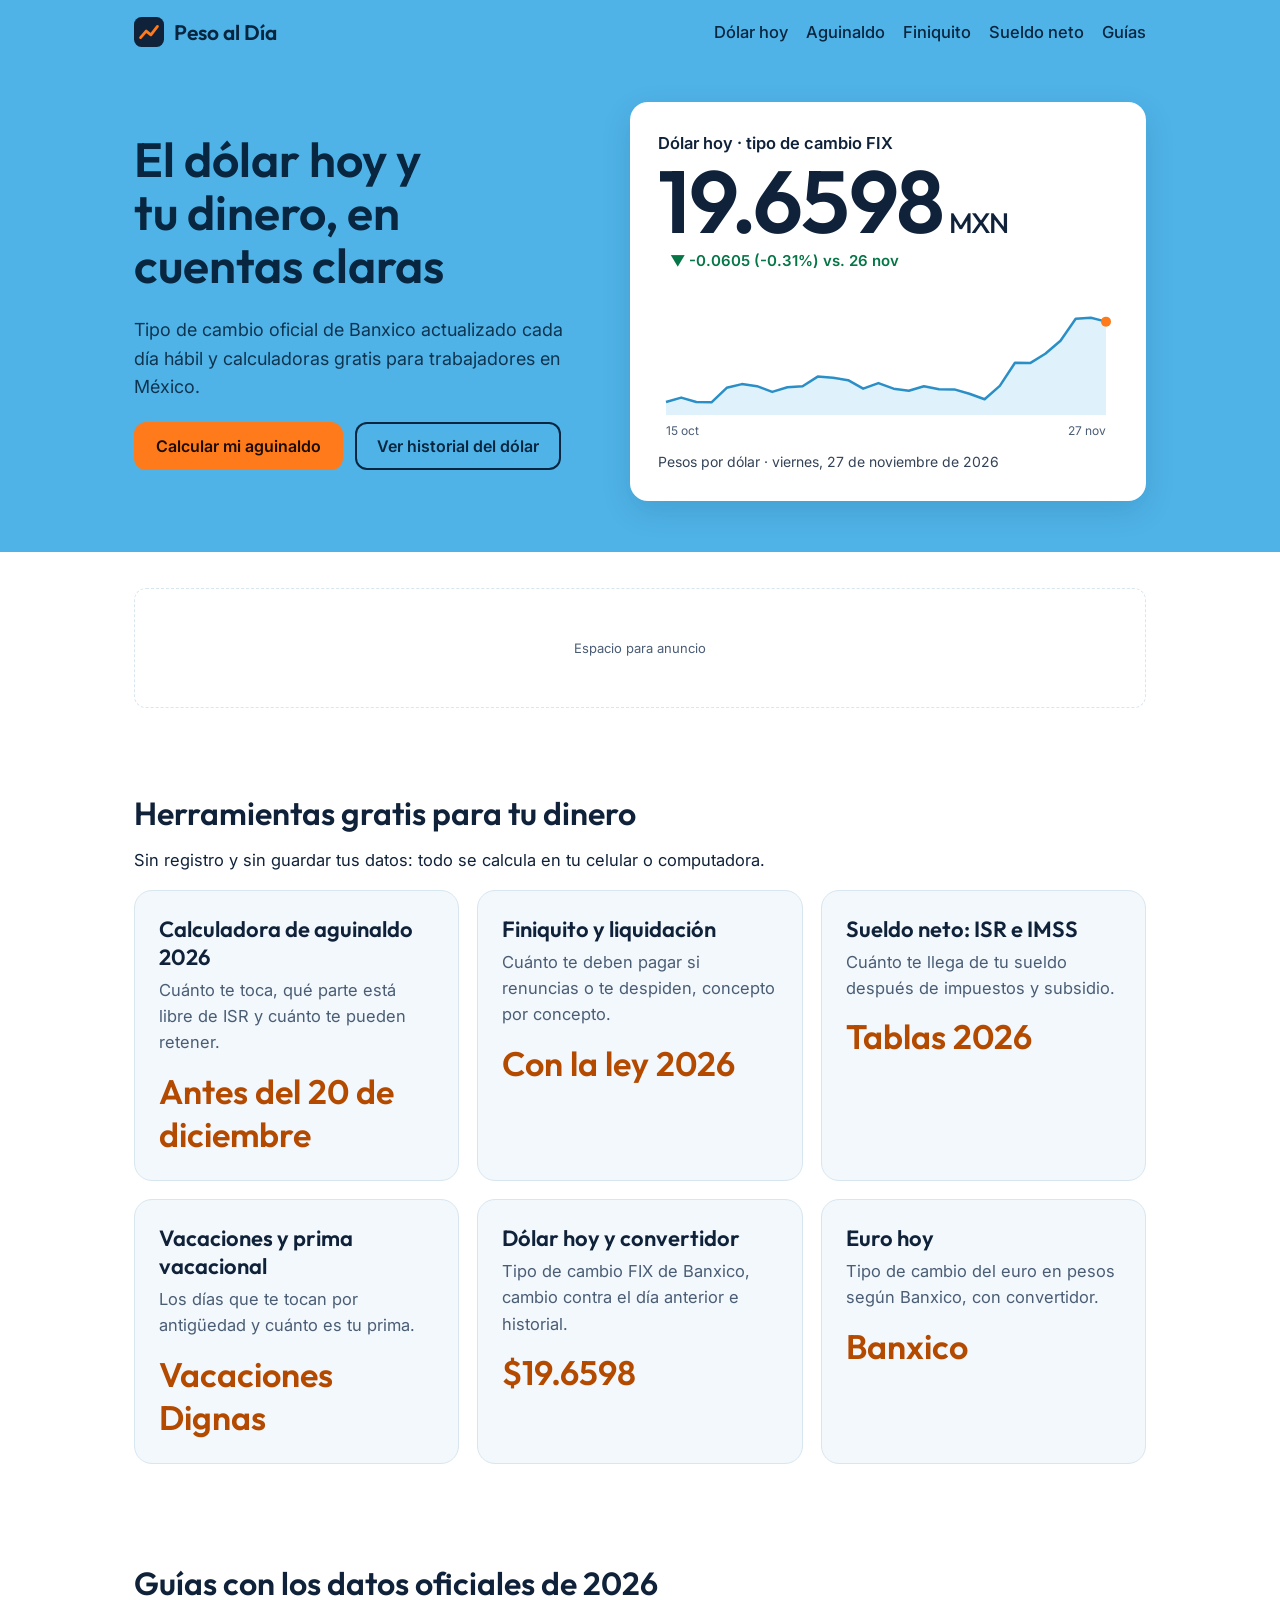
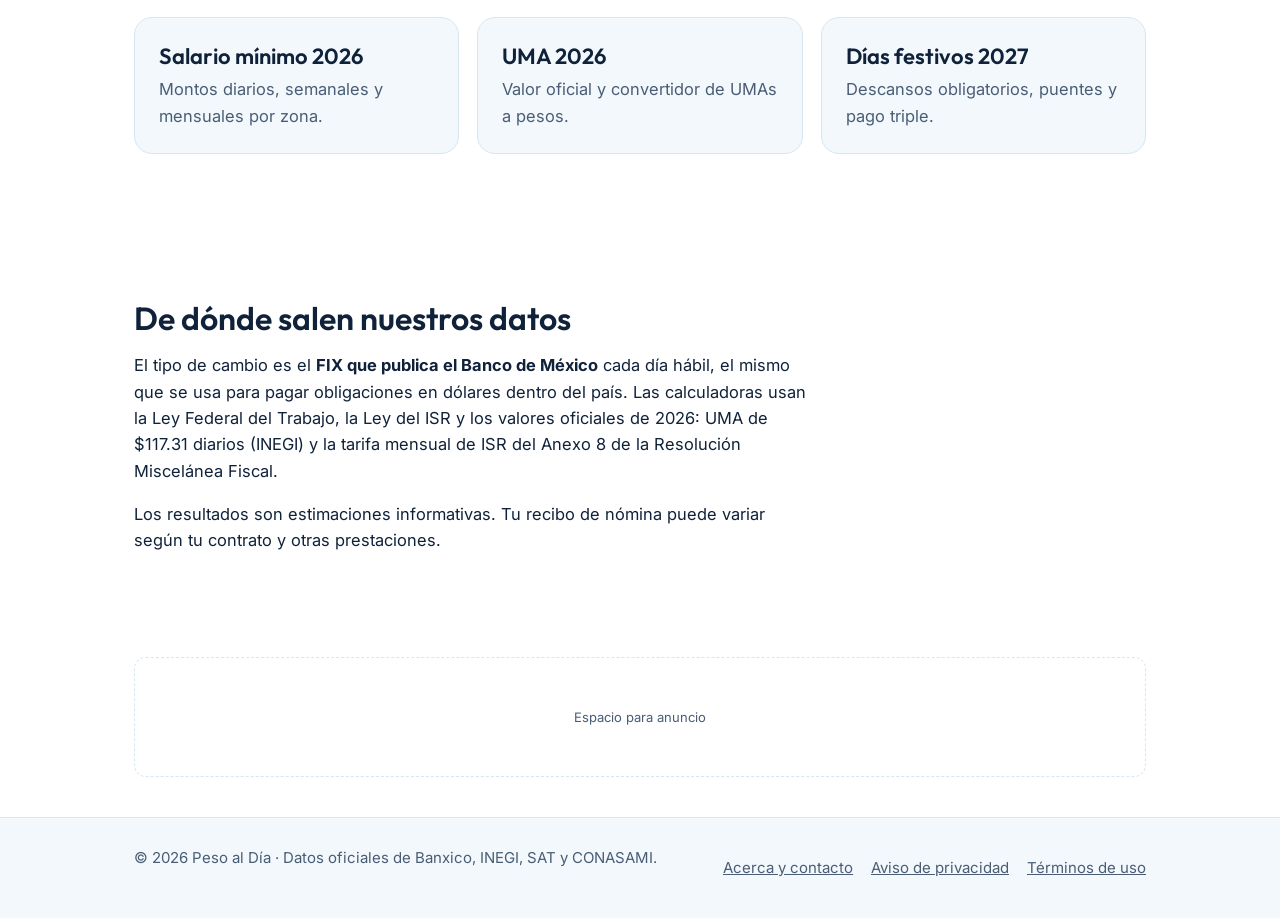
<file: index.html>
<!DOCTYPE html>
<html lang="es-MX">
<head>
<meta charset="utf-8">
<meta name="viewport" content="width=device-width, initial-scale=1">
<title>Peso al Día: dólar hoy y calculadoras</title>
<meta name="description" content="Precio del dólar hoy en México con el tipo de cambio FIX de Banxico y calculadoras gratis de aguinaldo e ISR, actualizadas a 2026.">
<meta name="theme-color" content="#4fb3e8">
<meta property="og:title" content="Peso al Día: dólar hoy y calculadoras">
<meta property="og:description" content="Tipo de cambio oficial del día y calculadoras de aguinaldo e ISR para México.">
<meta property="og:type" content="website">
<meta property="og:locale" content="es_MX">
<link rel="icon" href="data:image/svg+xml,%3Csvg xmlns='http://www.w3.org/2000/svg' viewBox='0 0 32 32'%3E%3Crect width='32' height='32' rx='8' fill='%2310223a'/%3E%3Cpath d='M7 22l6-7 5 4 7-9' stroke='%23ff7a1a' stroke-width='3' fill='none' stroke-linecap='round' stroke-linejoin='round'/%3E%3C/svg%3E">
<link rel="preconnect" href="https://fonts.googleapis.com"><link rel="preconnect" href="https://fonts.gstatic.com" crossorigin>
<link href="https://fonts.googleapis.com/css2?family=Inter:wght@400;500;600;700&family=Outfit:wght@500;600&display=swap" rel="stylesheet">
<link rel="stylesheet" href="assets/style.css">
<!-- AdSense: cuando Google apruebe tu sitio, pega aquí su código. Ejemplo:
<script async src="https://pagead2.googlesyndication.com/pagead/js/adsbygoogle.js?client=ca-pub-XXXXXXXXXXXXXXXX" crossorigin="anonymous"></script> -->
</head>
<body>
<a class="skip" href="#contenido">Saltar al contenido</a>
<header class="top">
  <div class="wrap">
    <nav class="nav" aria-label="Principal">
      <a class="logo" href="./"><svg viewBox="0 0 32 32" aria-hidden="true"><rect width="32" height="32" rx="8" fill="#10223a"/><path d="M7 22l6-7 5 4 7-9" stroke="#ff7a1a" stroke-width="3" fill="none" stroke-linecap="round" stroke-linejoin="round"/></svg>Peso al Día</a>
      <ul>
        <li><a href="dolar-hoy.html">Dólar hoy</a></li>
        <li><a href="calculadora-aguinaldo.html">Aguinaldo</a></li>
        <li><a href="calculadora-finiquito.html">Finiquito</a></li>
        <li><a href="calculadora-sueldo-neto.html">Sueldo neto</a></li>
        <li><a href="./#guias">Guías</a></li>
      </ul>
    </nav>
    <section class="hero hero-grid">
      <div>
        <h1 class="in">El dólar hoy y tu dinero, en cuentas claras</h1>
        <p class="lead in">Tipo de cambio oficial de Banxico actualizado cada día hábil y calculadoras gratis para trabajadores en México.</p>
        <div class="row in">
          <a class="btn main" href="calculadora-aguinaldo.html">Calcular mi aguinaldo</a>
          <a class="btn alt" href="dolar-hoy.html">Ver historial del dólar</a>
        </div>
      </div>
      <div class="card in" aria-live="polite">
        <div style="font-weight:600">Dólar hoy · tipo de cambio FIX</div>
        <div class="big" id="fx">—<small>MXN</small></div>
        <span class="chip" id="chg">Cargando…</span>
        <div class="fig" style="min-height:150px;margin-top:14px"><svg id="mini" role="img" aria-label="Gráfica del tipo de cambio de los últimos días"></svg></div>
        <div class="meta" id="fxdate"></div>
      </div>
    </section>
  </div>
</header>

<main id="contenido">
  <div class="wrap">
    <div class="ad"><!-- Bloque de anuncio AdSense --></div>

    <section class="band" id="herramientas">
      <h2>Herramientas gratis para tu dinero</h2>
      <p>Sin registro y sin guardar tus datos: todo se calcula en tu celular o computadora.</p>
      <div class="tools">
        <a class="tool" href="calculadora-aguinaldo.html">
          <b>Calculadora de aguinaldo 2026</b>
          <span>Cuánto te toca, qué parte está libre de ISR y cuánto te pueden retener.</span>
          <em>Antes del 20 de diciembre</em>
        </a>
        <a class="tool" href="calculadora-finiquito.html">
          <b>Finiquito y liquidación</b>
          <span>Cuánto te deben pagar si renuncias o te despiden, concepto por concepto.</span>
          <em>Con la ley 2026</em>
        </a>
        <a class="tool" href="calculadora-sueldo-neto.html">
          <b>Sueldo neto: ISR e IMSS</b>
          <span>Cuánto te llega de tu sueldo después de impuestos y subsidio.</span>
          <em>Tablas 2026</em>
        </a>
        <a class="tool" href="calculadora-vacaciones.html">
          <b>Vacaciones y prima vacacional</b>
          <span>Los días que te tocan por antigüedad y cuánto es tu prima.</span>
          <em>Vacaciones Dignas</em>
        </a>
        <a class="tool" href="dolar-hoy.html">
          <b>Dólar hoy y convertidor</b>
          <span>Tipo de cambio FIX de Banxico, cambio contra el día anterior e historial.</span>
          <em id="fx2">—</em>
        </a>
        <a class="tool" href="euro-hoy.html">
          <b>Euro hoy</b>
          <span>Tipo de cambio del euro en pesos según Banxico, con convertidor.</span>
          <em>Banxico</em>
        </a>
      </div>
    </section>

    <section class="band" id="guias">
      <h2>Guías con los datos oficiales de 2026</h2>
      <div class="tools">
        <a class="tool" href="salario-minimo-2026.html">
          <b>Salario mínimo 2026</b>
          <span>Montos diarios, semanales y mensuales por zona.</span>
        </a>
        <a class="tool" href="uma-2026.html">
          <b>UMA 2026</b>
          <span>Valor oficial y convertidor de UMAs a pesos.</span>
        </a>
        <a class="tool" href="dias-festivos-2027.html">
          <b>Días festivos 2027</b>
          <span>Descansos obligatorios, puentes y pago triple.</span>
        </a>
      </div>
    </section>

    <section class="band prose">
      <h2>De dónde salen nuestros datos</h2>
      <p>El tipo de cambio es el <strong>FIX que publica el Banco de México</strong> cada día hábil, el mismo que se usa para pagar obligaciones en dólares dentro del país. Las calculadoras usan la Ley Federal del Trabajo, la Ley del ISR y los valores oficiales de 2026: UMA de $117.31 diarios (INEGI) y la tarifa mensual de ISR del Anexo 8 de la Resolución Miscelánea Fiscal.</p>
      <p>Los resultados son estimaciones informativas. Tu recibo de nómina puede variar según tu contrato y otras prestaciones.</p>
    </section>

    <div class="ad"><!-- Bloque de anuncio AdSense --></div>
  </div>
</main>

<footer>
  <div class="wrap">
    <div>© <span id="anio">2026</span> Peso al Día · Datos oficiales de Banxico, INEGI, SAT y CONASAMI.</div>
    <ul>
      <li><a href="acerca.html">Acerca y contacto</a></li>
      <li><a href="privacidad.html">Aviso de privacidad</a></li>
      <li><a href="terminos.html">Términos de uso</a></li>
    </ul>
  </div>
</footer>
<script src="assets/site.js"></script>
<script>
{
  cargarTipoCambio().then(({datos}) => {
    const c = cambio(datos);
    document.getElementById('fx').firstChild.textContent = NUM4.format(c.hoy.valor);
    document.getElementById('fx2').textContent = '$' + NUM4.format(c.hoy.valor);
    chipCambio(document.getElementById('chg'), c);
    document.getElementById('fxdate').textContent = 'Pesos por dólar · ' + FECHA.format(aFecha(c.hoy.fecha));
    graficaLinea(document.getElementById('mini'), datos.slice(-30));
  }).catch(() => {
    document.getElementById('chg').textContent = 'No se pudo cargar el dato. Intenta más tarde.';
  });
}
</script>
</body>
</html>
</file>
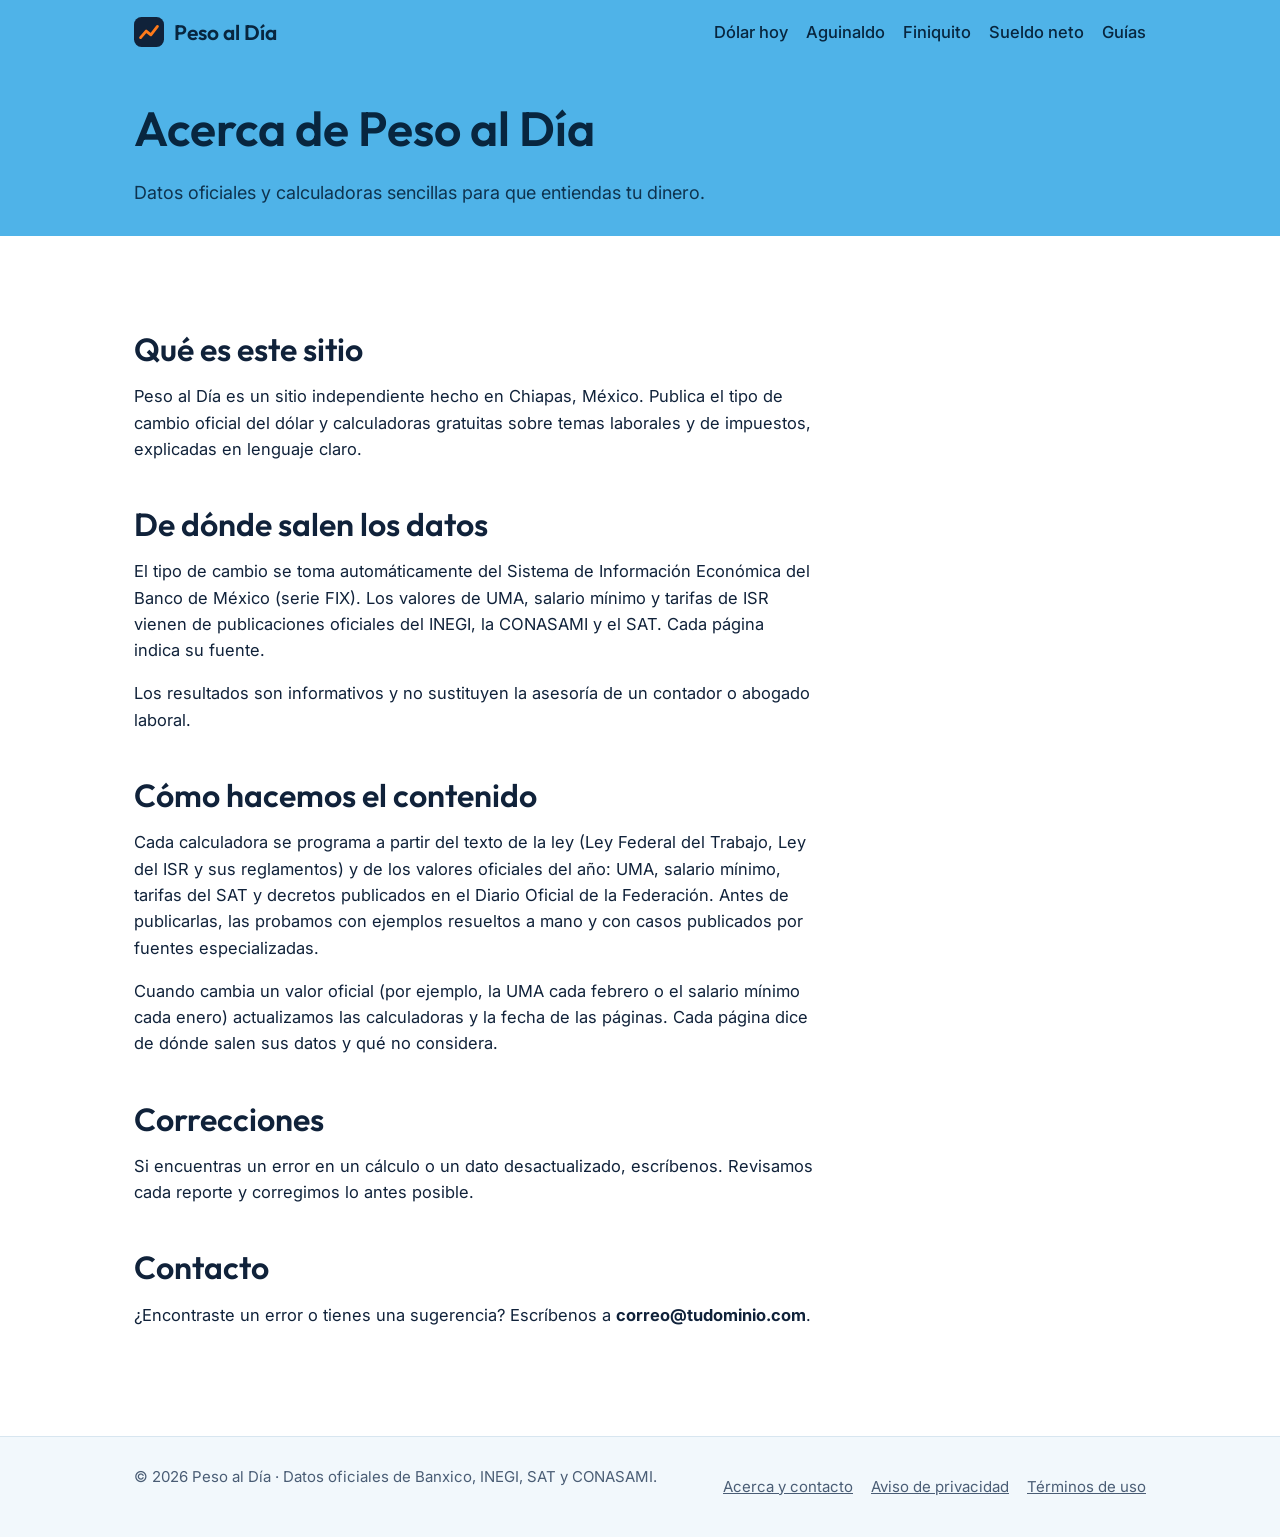
<file: acerca.html>
<!DOCTYPE html>
<html lang="es-MX">
<head>
<meta charset="utf-8">
<meta name="viewport" content="width=device-width, initial-scale=1">
<title>Acerca de Peso al Día y contacto</title>
<meta name="description" content="Quién hace Peso al Día, de dónde salen los datos y cómo contactarnos.">
<meta name="theme-color" content="#4fb3e8">
<meta property="og:title" content="Acerca de Peso al Día y contacto">
<meta property="og:description" content="Quién hace Peso al Día, de dónde salen los datos y cómo contactarnos.">
<meta property="og:type" content="website">
<meta property="og:locale" content="es_MX">
<link rel="icon" href="data:image/svg+xml,%3Csvg xmlns='http://www.w3.org/2000/svg' viewBox='0 0 32 32'%3E%3Crect width='32' height='32' rx='8' fill='%2310223a'/%3E%3Cpath d='M7 22l6-7 5 4 7-9' stroke='%23ff7a1a' stroke-width='3' fill='none' stroke-linecap='round' stroke-linejoin='round'/%3E%3C/svg%3E">
<link rel="preconnect" href="https://fonts.googleapis.com"><link rel="preconnect" href="https://fonts.gstatic.com" crossorigin>
<link href="https://fonts.googleapis.com/css2?family=Inter:wght@400;500;600;700&family=Outfit:wght@500;600&display=swap" rel="stylesheet">
<link rel="stylesheet" href="assets/style.css">
</head>
<body>
<a class="skip" href="#contenido">Saltar al contenido</a>
<header class="top">
  <div class="wrap">
    <nav class="nav" aria-label="Principal">
      <a class="logo" href="./"><svg viewBox="0 0 32 32" aria-hidden="true"><rect width="32" height="32" rx="8" fill="#10223a"/><path d="M7 22l6-7 5 4 7-9" stroke="#ff7a1a" stroke-width="3" fill="none" stroke-linecap="round" stroke-linejoin="round"/></svg>Peso al Día</a>
      <ul>
        <li><a href="dolar-hoy.html">Dólar hoy</a></li>
        <li><a href="calculadora-aguinaldo.html">Aguinaldo</a></li>
        <li><a href="calculadora-finiquito.html">Finiquito</a></li>
        <li><a href="calculadora-sueldo-neto.html">Sueldo neto</a></li>
        <li><a href="./#guias">Guías</a></li>
      </ul>
    </nav>
    <div class="hero" style="padding-bottom:28px"><h1>Acerca de Peso al Día</h1><p class="lead" style="margin:0">Datos oficiales y calculadoras sencillas para que entiendas tu dinero.</p></div>
  </div>
</header>
<main id="contenido"><div class="wrap"><section class="band prose">

<h2>Qué es este sitio</h2>
<p>Peso al Día es un sitio independiente hecho en Chiapas, México. Publica el tipo de cambio oficial del dólar y calculadoras gratuitas sobre temas laborales y de impuestos, explicadas en lenguaje claro.</p>
<h2>De dónde salen los datos</h2>
<p>El tipo de cambio se toma automáticamente del Sistema de Información Económica del Banco de México (serie FIX). Los valores de UMA, salario mínimo y tarifas de ISR vienen de publicaciones oficiales del INEGI, la CONASAMI y el SAT. Cada página indica su fuente.</p>
<p>Los resultados son informativos y no sustituyen la asesoría de un contador o abogado laboral.</p>
<h2>Cómo hacemos el contenido</h2>
<p>Cada calculadora se programa a partir del texto de la ley (Ley Federal del Trabajo, Ley del ISR y sus reglamentos) y de los valores oficiales del año: UMA, salario mínimo, tarifas del SAT y decretos publicados en el Diario Oficial de la Federación. Antes de publicarlas, las probamos con ejemplos resueltos a mano y con casos publicados por fuentes especializadas.</p>
<p>Cuando cambia un valor oficial (por ejemplo, la UMA cada febrero o el salario mínimo cada enero) actualizamos las calculadoras y la fecha de las páginas. Cada página dice de dónde salen sus datos y qué no considera.</p>
<h2>Correcciones</h2>
<p>Si encuentras un error en un cálculo o un dato desactualizado, escríbenos. Revisamos cada reporte y corregimos lo antes posible.</p>
<h2>Contacto</h2>
<p>¿Encontraste un error o tienes una sugerencia? Escríbenos a <strong>correo@tudominio.com</strong>.</p>

</section></div></main>
<footer>
  <div class="wrap">
    <div>© <span id="anio">2026</span> Peso al Día · Datos oficiales de Banxico, INEGI, SAT y CONASAMI.</div>
    <ul>
      <li><a href="acerca.html">Acerca y contacto</a></li>
      <li><a href="privacidad.html">Aviso de privacidad</a></li>
      <li><a href="terminos.html">Términos de uso</a></li>
    </ul>
  </div>
</footer>
<script src="assets/site.js"></script>
</body>
</html>
</file>
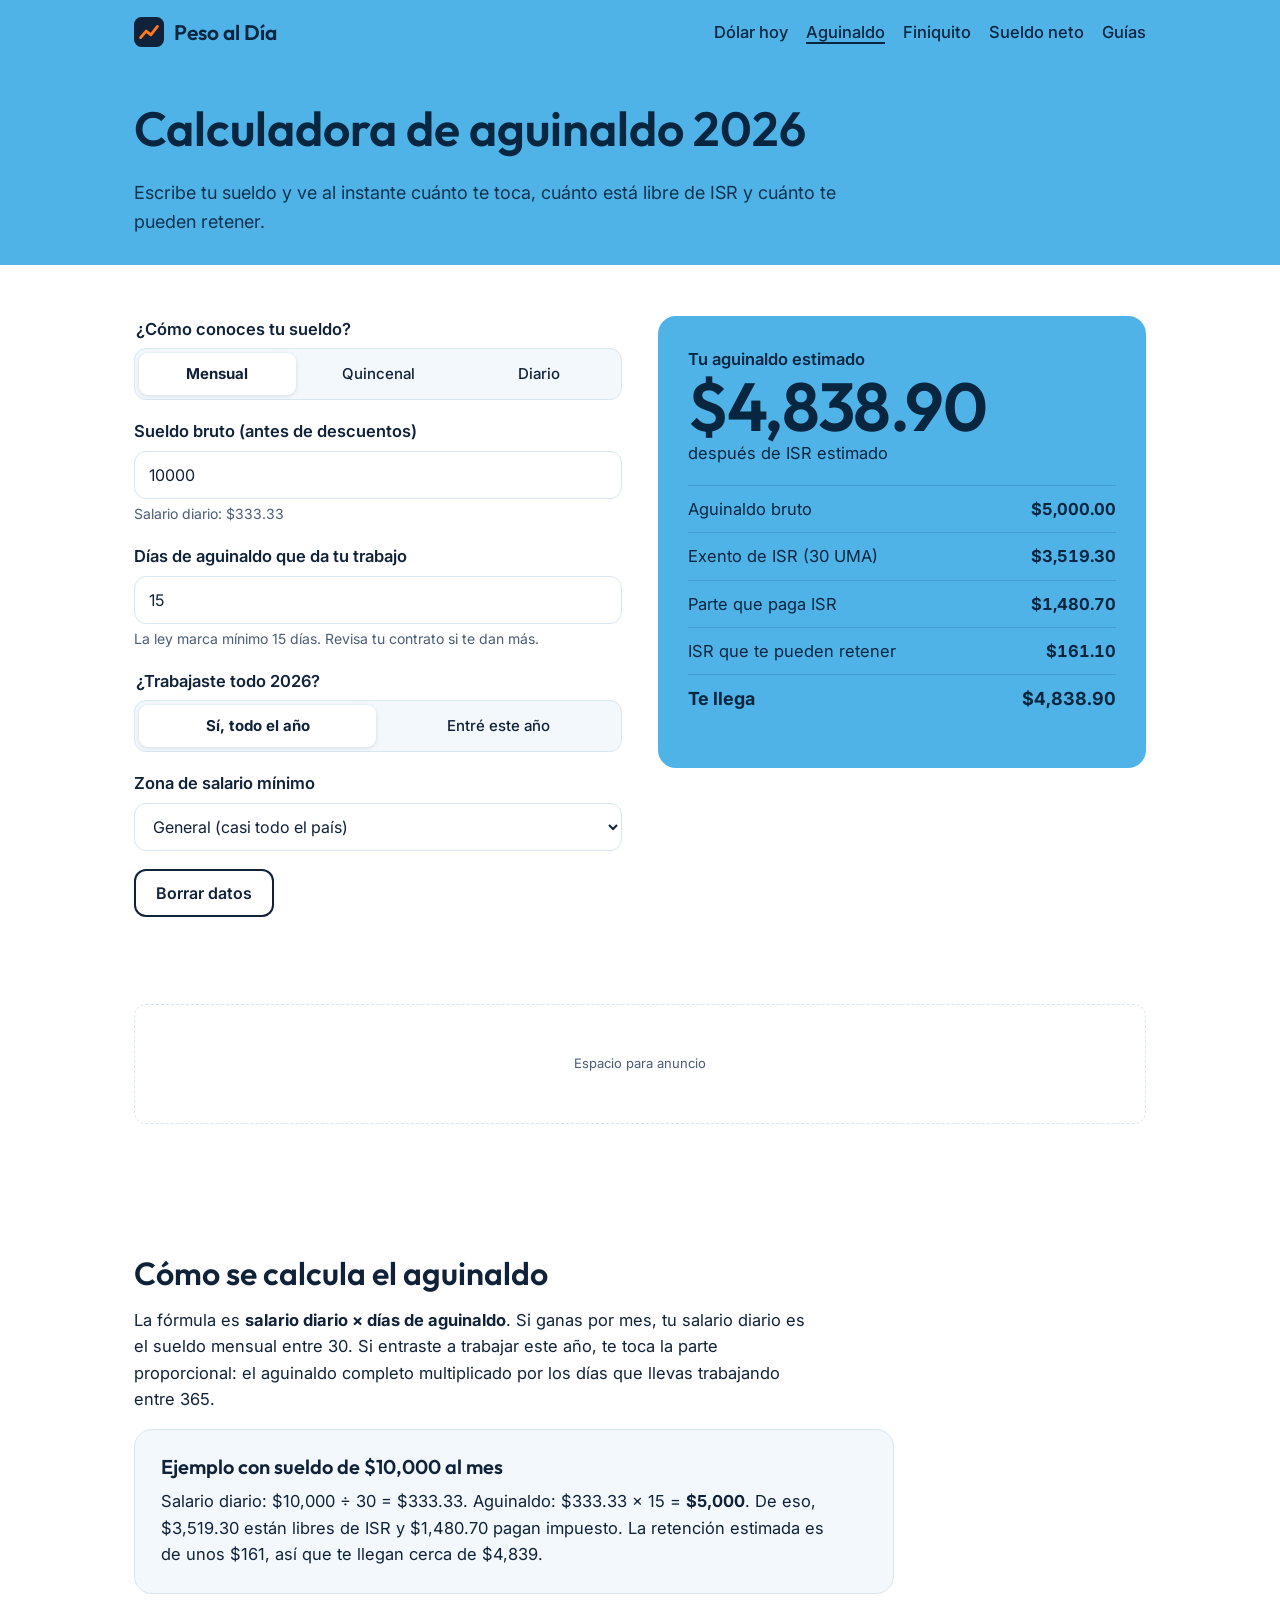
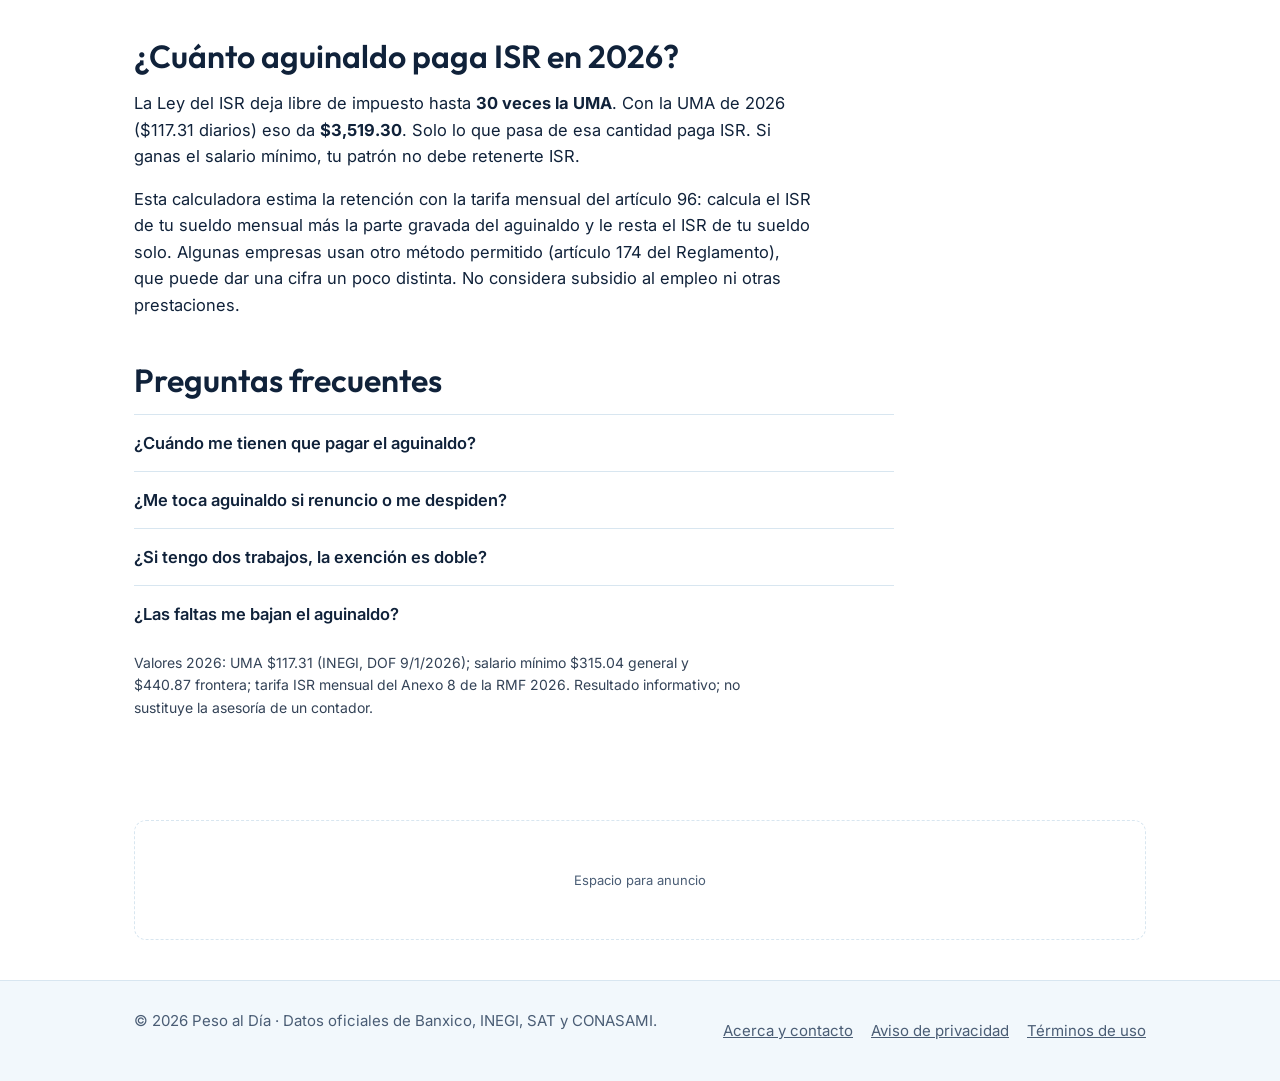
<file: calculadora-aguinaldo.html>
<!DOCTYPE html>
<html lang="es-MX">
<head>
<meta charset="utf-8">
<meta name="viewport" content="width=device-width, initial-scale=1">
<title>Calculadora de aguinaldo 2026 con ISR</title>
<meta name="description" content="Calcula tu aguinaldo 2026 en segundos: cuánto te toca, la parte exenta de ISR (30 UMA = $3,519.30) y cuánto te pueden retener. Gratis y sin registro.">
<meta name="theme-color" content="#4fb3e8">
<meta property="og:title" content="Calculadora de aguinaldo 2026 con ISR">
<meta property="og:description" content="Cuánto aguinaldo te toca este año, qué parte está libre de impuestos y cuánto te pueden retener.">
<meta property="og:type" content="website">
<meta property="og:locale" content="es_MX">
<link rel="icon" href="data:image/svg+xml,%3Csvg xmlns='http://www.w3.org/2000/svg' viewBox='0 0 32 32'%3E%3Crect width='32' height='32' rx='8' fill='%2310223a'/%3E%3Cpath d='M7 22l6-7 5 4 7-9' stroke='%23ff7a1a' stroke-width='3' fill='none' stroke-linecap='round' stroke-linejoin='round'/%3E%3C/svg%3E">
<link rel="preconnect" href="https://fonts.googleapis.com"><link rel="preconnect" href="https://fonts.gstatic.com" crossorigin>
<link href="https://fonts.googleapis.com/css2?family=Inter:wght@400;500;600;700&family=Outfit:wght@500;600&display=swap" rel="stylesheet">
<link rel="stylesheet" href="assets/style.css">
<!-- Código de AdSense aquí cuando te aprueben -->
<script type="application/ld+json">
{"@context":"https://schema.org","@type":"FAQPage","mainEntity":[
{"@type":"Question","name":"¿Cuántos días de aguinaldo me tocan por ley?","acceptedAnswer":{"@type":"Answer","text":"La Ley Federal del Trabajo (artículo 87) marca un mínimo de 15 días de salario. Tu contrato puede darte más."}},
{"@type":"Question","name":"¿Cuánto aguinaldo está exento de ISR en 2026?","acceptedAnswer":{"@type":"Answer","text":"Hasta 30 UMA: 30 × $117.31 = $3,519.30. Solo lo que pasa de esa cantidad paga ISR."}},
{"@type":"Question","name":"¿Cuándo deben pagarme el aguinaldo?","acceptedAnswer":{"@type":"Answer","text":"A más tardar el 20 de diciembre."}}]}
</script>
</head>
<body>
<a class="skip" href="#contenido">Saltar al contenido</a>
<header class="top">
  <div class="wrap">
    <nav class="nav" aria-label="Principal">
      <a class="logo" href="./"><svg viewBox="0 0 32 32" aria-hidden="true"><rect width="32" height="32" rx="8" fill="#10223a"/><path d="M7 22l6-7 5 4 7-9" stroke="#ff7a1a" stroke-width="3" fill="none" stroke-linecap="round" stroke-linejoin="round"/></svg>Peso al Día</a>
      <ul>
        <li><a href="dolar-hoy.html">Dólar hoy</a></li>
        <li><a href="calculadora-aguinaldo.html">Aguinaldo</a></li>
        <li><a href="calculadora-finiquito.html">Finiquito</a></li>
        <li><a href="calculadora-sueldo-neto.html">Sueldo neto</a></li>
        <li><a href="./#guias">Guías</a></li>
      </ul>
    </nav>
    <div class="hero" style="padding-bottom:28px">
      <h1 class="in">Calculadora de aguinaldo 2026</h1>
      <p class="lead in" style="margin:0">Escribe tu sueldo y ve al instante cuánto te toca, cuánto está libre de ISR y cuánto te pueden retener.</p>
    </div>
  </div>
</header>

<main id="contenido">
  <div class="wrap">
    <section class="band calc">
      <form id="f" novalidate>
        <div class="field">
          <fieldset>
            <legend>¿Cómo conoces tu sueldo?</legend>
            <div class="seg">
              <label><input type="radio" name="tipo" value="mensual" checked><span>Mensual</span></label>
              <label><input type="radio" name="tipo" value="quincenal"><span>Quincenal</span></label>
              <label><input type="radio" name="tipo" value="diario"><span>Diario</span></label>
            </div>
          </fieldset>
        </div>
        <div class="field">
          <label for="sueldo">Sueldo bruto (antes de descuentos)</label>
          <input id="sueldo" type="number" inputmode="decimal" min="0" step="any" value="10000">
          <span class="hint" id="sdhint"></span>
        </div>
        <div class="field">
          <label for="dias">Días de aguinaldo que da tu trabajo</label>
          <input id="dias" type="number" inputmode="numeric" min="15" step="1" value="15">
          <span class="hint">La ley marca mínimo 15 días. Revisa tu contrato si te dan más.</span>
        </div>
        <div class="field">
          <fieldset>
            <legend>¿Trabajaste todo 2026?</legend>
            <div class="seg">
              <label><input type="radio" name="anio" value="si" checked><span>Sí, todo el año</span></label>
              <label><input type="radio" name="anio" value="no"><span>Entré este año</span></label>
            </div>
          </fieldset>
        </div>
        <div class="field" id="campoFecha" hidden>
          <label for="ingreso">Fecha en que entraste</label>
          <input id="ingreso" type="date" min="2026-01-01" max="2026-12-31">
        </div>
        <div class="field">
          <label for="zona">Zona de salario mínimo</label>
          <select id="zona">
            <option value="general">General (casi todo el país)</option>
            <option value="frontera">Zona Libre de la Frontera Norte</option>
          </select>
        </div>
        <button class="btn alt" type="button" id="reset">Borrar datos</button>
      </form>

      <aside class="result" aria-live="polite">
        <div style="font-weight:600">Tu aguinaldo estimado</div>
        <div class="big" id="neto">$0</div>
        <div id="sub">después de ISR estimado</div>
        <ul class="lines">
          <li><span>Aguinaldo bruto</span><b id="bruto">$0</b></li>
          <li><span>Exento de ISR (30 UMA)</span><b id="exento">$0</b></li>
          <li><span>Parte que paga ISR</span><b id="gravado">$0</b></li>
          <li><span>ISR que te pueden retener</span><b id="isr">$0</b></li>
          <li class="total"><span>Te llega</span><b id="neto2">$0</b></li>
        </ul>
        <p class="note" id="aviso"></p>
      </aside>
    </section>

    <div class="ad"><!-- Bloque de anuncio AdSense --></div>

    <section class="band prose">
      <h2>Cómo se calcula el aguinaldo</h2>
      <p>La fórmula es <strong>salario diario × días de aguinaldo</strong>. Si ganas por mes, tu salario diario es el sueldo mensual entre 30. Si entraste a trabajar este año, te toca la parte proporcional: el aguinaldo completo multiplicado por los días que llevas trabajando entre 365.</p>
      <div class="box">
        <h3>Ejemplo con sueldo de $10,000 al mes</h3>
        <p style="margin:0">Salario diario: $10,000 ÷ 30 = $333.33. Aguinaldo: $333.33 × 15 = <strong>$5,000</strong>. De eso, $3,519.30 están libres de ISR y $1,480.70 pagan impuesto. La retención estimada es de unos $161, así que te llegan cerca de $4,839.</p>
      </div>

      <h2>¿Cuánto aguinaldo paga ISR en 2026?</h2>
      <p>La Ley del ISR deja libre de impuesto hasta <strong>30 veces la UMA</strong>. Con la UMA de 2026 ($117.31 diarios) eso da <strong>$3,519.30</strong>. Solo lo que pasa de esa cantidad paga ISR. Si ganas el salario mínimo, tu patrón no debe retenerte ISR.</p>
      <p>Esta calculadora estima la retención con la tarifa mensual del artículo 96: calcula el ISR de tu sueldo mensual más la parte gravada del aguinaldo y le resta el ISR de tu sueldo solo. Algunas empresas usan otro método permitido (artículo 174 del Reglamento), que puede dar una cifra un poco distinta. No considera subsidio al empleo ni otras prestaciones.</p>

      <h2>Preguntas frecuentes</h2>
      <details><summary>¿Cuándo me tienen que pagar el aguinaldo?</summary><p>A más tardar el 20 de diciembre. Si no te pagan, puedes acudir a la Procuraduría Federal de la Defensa del Trabajo (Profedet) para recibir orientación gratuita.</p></details>
      <details><summary>¿Me toca aguinaldo si renuncio o me despiden?</summary><p>Sí. Te corresponde la parte proporcional al tiempo que trabajaste en el año y debe venir incluida en tu finiquito.</p></details>
      <details><summary>¿Si tengo dos trabajos, la exención es doble?</summary><p>No. El límite de 30 UMA se aplica al total de aguinaldos que recibas en el año, no a cada patrón por separado.</p></details>
      <details><summary>¿Las faltas me bajan el aguinaldo?</summary><p>Las incapacidades por riesgo de trabajo y la licencia de maternidad cuentan como días trabajados. Las faltas injustificadas sí pueden descontarse de forma proporcional.</p></details>
      <p class="meta">Valores 2026: UMA $117.31 (INEGI, DOF 9/1/2026); salario mínimo $315.04 general y $440.87 frontera; tarifa ISR mensual del Anexo 8 de la RMF 2026. Resultado informativo; no sustituye la asesoría de un contador.</p>
    </section>

    <div class="ad"><!-- Bloque de anuncio AdSense --></div>
  </div>
</main>

<footer>
  <div class="wrap">
    <div>© <span id="anio">2026</span> Peso al Día · Datos oficiales de Banxico, INEGI, SAT y CONASAMI.</div>
    <ul>
      <li><a href="acerca.html">Acerca y contacto</a></li>
      <li><a href="privacidad.html">Aviso de privacidad</a></li>
      <li><a href="terminos.html">Términos de uso</a></li>
    </ul>
  </div>
</footer>
<script src="assets/site.js"></script>
<script src="assets/aguinaldo.js"></script>
<script>
{
  const $ = id => document.getElementById(id);
  const f = $('f'), CLAVE = 'pad-aguinaldo';
  const leer = () => ({
    tipo: f.tipo.value, sueldo: $('sueldo').value, dias: $('dias').value,
    anio: f.anio.value, ingreso: $('ingreso').value, zona: $('zona').value
  });
  const divisor = {mensual: 30, quincenal: 15, diario: 1};

  function pintar() {
    const v = leer();
    $('campoFecha').hidden = v.anio !== 'no';
    const sd = (+v.sueldo || 0) / divisor[v.tipo];
    $('sdhint').textContent = v.tipo === 'diario' ? '' : `Salario diario: ${MXN.format(sd)}`;
    const r = AG.calcular({salarioDiario: sd, diasAguinaldo: v.dias, fechaIngreso: v.anio === 'no' ? v.ingreso : '', zona: v.zona});
    $('neto').textContent = MXN.format(r.neto);
    $('neto2').textContent = MXN.format(r.neto);
    $('bruto').textContent = MXN.format(r.bruto);
    $('exento').textContent = MXN.format(r.exento);
    $('gravado').textContent = MXN.format(r.gravado);
    $('isr').textContent = MXN.format(r.isr);
    const avisos = [];
    if (v.anio === 'no' && v.ingreso) avisos.push(`Proporcional a ${r.dias} de ${r.diasAnio} días trabajados.`);
    if (v.anio === 'no' && !v.ingreso) avisos.push('Elige tu fecha de ingreso para calcular la parte proporcional.');
    if (+v.dias < 15 && v.dias !== '') avisos.push('La ley marca mínimo 15 días; calculamos con 15.');
    if (sd > 0 && sd < AG.salarioMinimo[v.zona]) avisos.push(`Tu salario diario es menor al mínimo de ${MXN.format(AG.salarioMinimo[v.zona])}.`);
    else if (r.minimo && r.gravado > 0) avisos.push('Con salario mínimo no te deben retener ISR.');
    if (r.gravado === 0 && r.bruto > 0) avisos.push('Todo tu aguinaldo está libre de ISR.');
    $('aviso').textContent = avisos.join(' ');
    try { localStorage.setItem(CLAVE, JSON.stringify(v)); } catch (e) {}
  }

  try {
    const g = JSON.parse(localStorage.getItem(CLAVE) || 'null');
    if (g) {
      f.tipo.value = g.tipo || 'mensual'; $('sueldo').value = g.sueldo ?? '10000';
      $('dias').value = g.dias || '15'; f.anio.value = g.anio || 'si';
      $('ingreso').value = g.ingreso || ''; $('zona').value = g.zona || 'general';
    }
  } catch (e) {}

  f.addEventListener('input', pintar);
  f.addEventListener('change', pintar);
  f.addEventListener('submit', e => e.preventDefault());
  $('reset').addEventListener('click', () => {
    try { localStorage.removeItem(CLAVE); } catch (e) {}
    f.reset(); $('sueldo').value = '10000'; $('dias').value = '15'; pintar();
  });
  pintar();
}
</script>
</body>
</html>
</file>
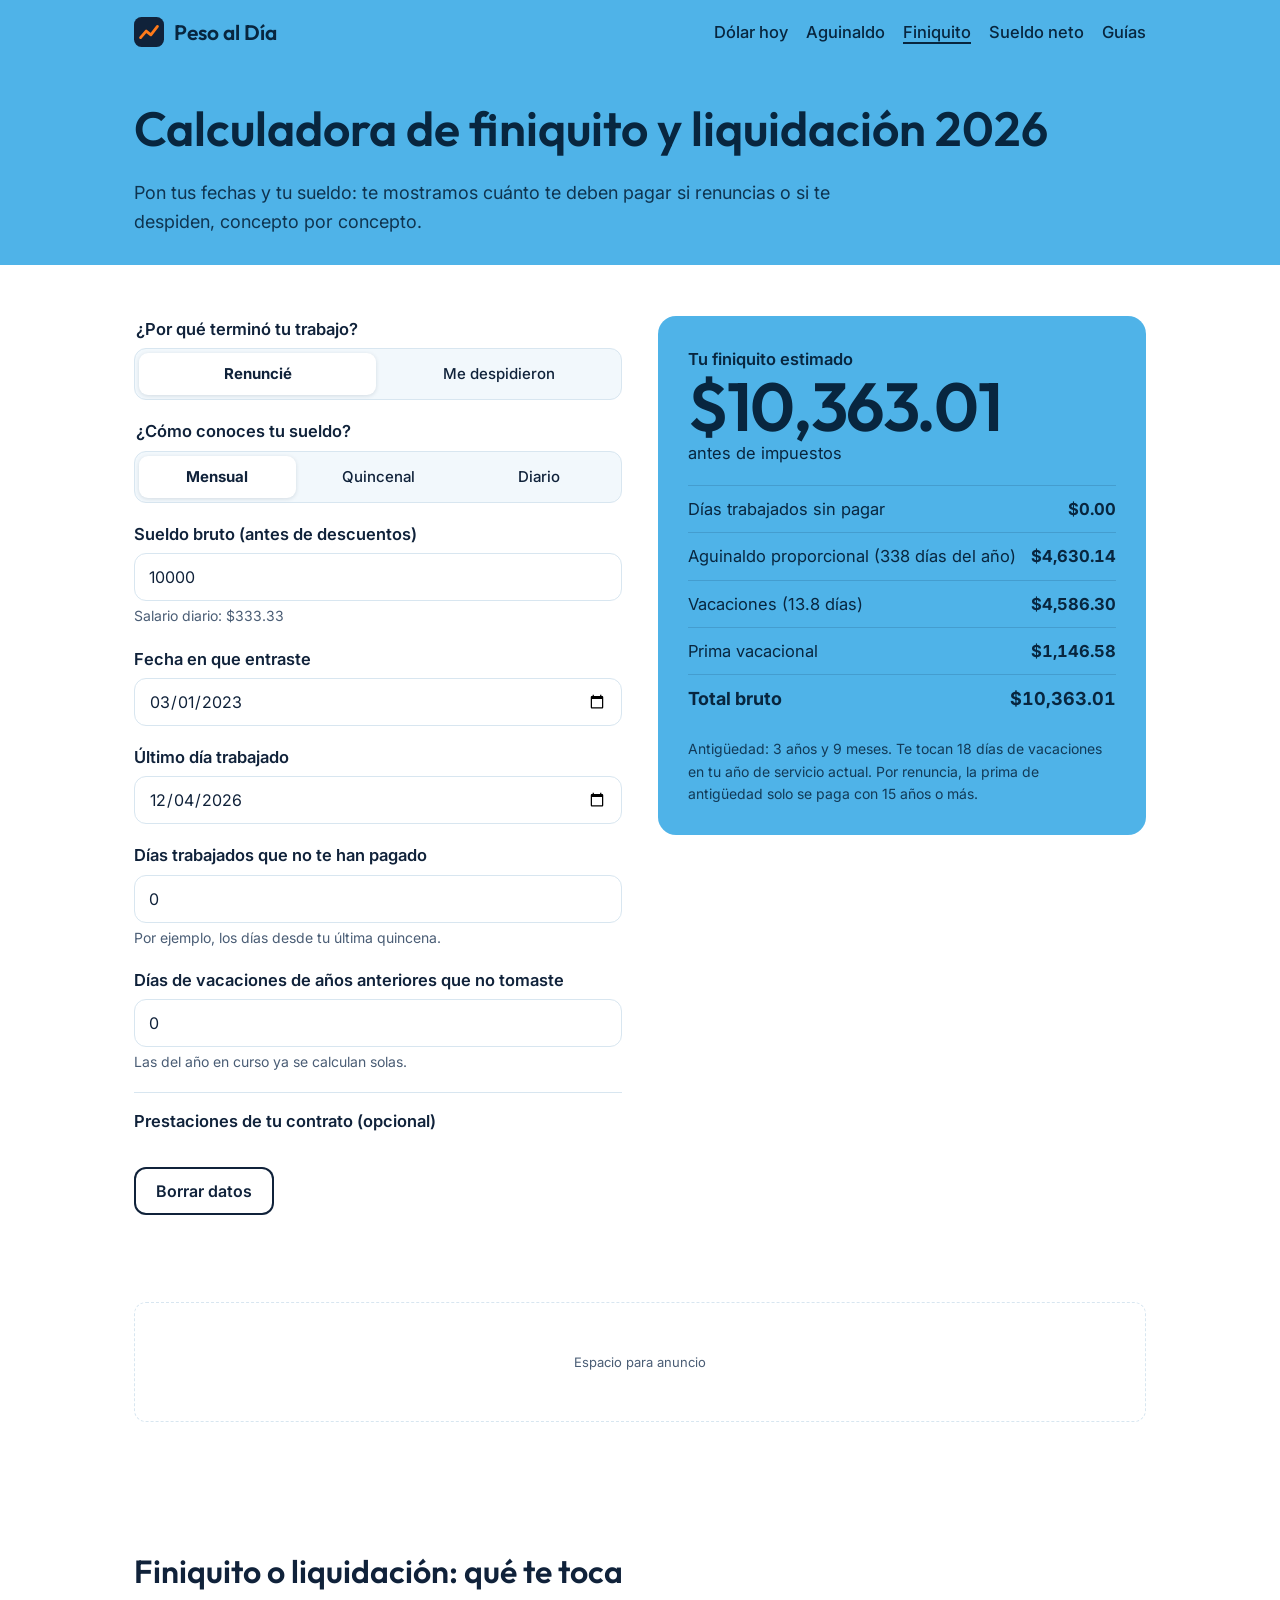
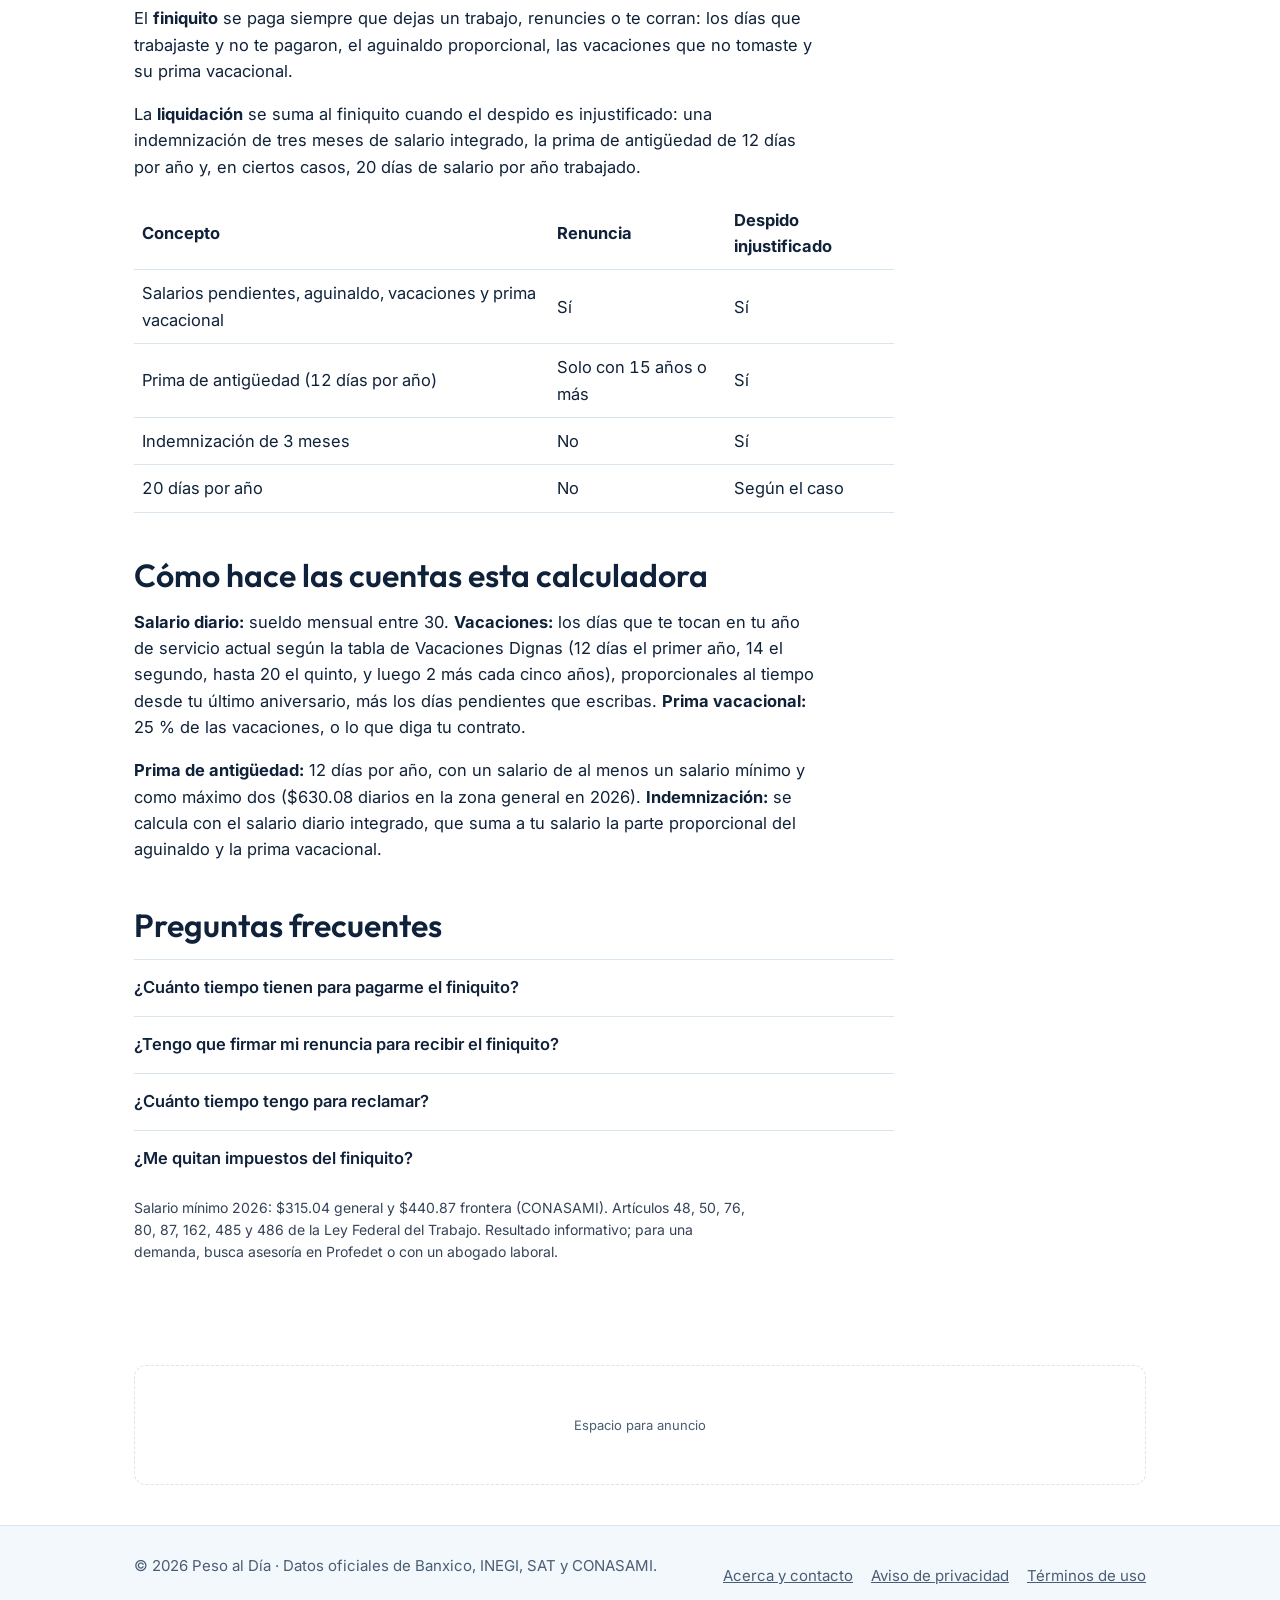
<file: calculadora-finiquito.html>
<!DOCTYPE html>
<html lang="es-MX">
<head>
<meta charset="utf-8">
<meta name="viewport" content="width=device-width, initial-scale=1">
<title>Calculadora de finiquito y liquidación 2026</title>
<meta name="description" content="Calcula tu finiquito o liquidación 2026 según la Ley Federal del Trabajo: aguinaldo, vacaciones, prima vacacional, prima de antigüedad e indemnización. Gratis.">
<meta name="theme-color" content="#4fb3e8">
<meta property="og:title" content="Calculadora de finiquito y liquidación 2026">
<meta property="og:description" content="Cuánto te deben pagar si renuncias o te despiden, concepto por concepto.">
<meta property="og:type" content="website">
<meta property="og:locale" content="es_MX">
<link rel="icon" href="data:image/svg+xml,%3Csvg xmlns='http://www.w3.org/2000/svg' viewBox='0 0 32 32'%3E%3Crect width='32' height='32' rx='8' fill='%2310223a'/%3E%3Cpath d='M7 22l6-7 5 4 7-9' stroke='%23ff7a1a' stroke-width='3' fill='none' stroke-linecap='round' stroke-linejoin='round'/%3E%3C/svg%3E">
<link rel="preconnect" href="https://fonts.googleapis.com"><link rel="preconnect" href="https://fonts.gstatic.com" crossorigin>
<link href="https://fonts.googleapis.com/css2?family=Inter:wght@400;500;600;700&family=Outfit:wght@500;600&display=swap" rel="stylesheet">
<link rel="stylesheet" href="assets/style.css">
<script type="application/ld+json">
{"@context":"https://schema.org","@type":"FAQPage","mainEntity":[
{"@type":"Question","name":"¿Cuál es la diferencia entre finiquito y liquidación?","acceptedAnswer":{"@type":"Answer","text":"El finiquito se paga siempre que termina la relación laboral: salarios pendientes, aguinaldo, vacaciones y prima vacacional proporcionales. La liquidación es lo que se suma cuando el despido es injustificado: indemnización de tres meses, prima de antigüedad y, en ciertos casos, 20 días por año."}},
{"@type":"Question","name":"¿Me toca prima de antigüedad si renuncio?","acceptedAnswer":{"@type":"Answer","text":"Solo si tienes 15 años o más de servicio. Si te despiden, te toca sin importar la antigüedad."}},
{"@type":"Question","name":"¿Cuánto tiempo tengo para reclamar mi finiquito?","acceptedAnswer":{"@type":"Answer","text":"Por regla general un año. Si te despidieron, tienes dos meses para demandar la indemnización; antes debes acudir al Centro de Conciliación."}}]}
</script>
</head>
<body>
<a class="skip" href="#contenido">Saltar al contenido</a>
<header class="top">
  <div class="wrap">
    <nav class="nav" aria-label="Principal">
      <a class="logo" href="./"><svg viewBox="0 0 32 32" aria-hidden="true"><rect width="32" height="32" rx="8" fill="#10223a"/><path d="M7 22l6-7 5 4 7-9" stroke="#ff7a1a" stroke-width="3" fill="none" stroke-linecap="round" stroke-linejoin="round"/></svg>Peso al Día</a>
      <ul>
        <li><a href="dolar-hoy.html">Dólar hoy</a></li>
        <li><a href="calculadora-aguinaldo.html">Aguinaldo</a></li>
        <li><a href="calculadora-finiquito.html">Finiquito</a></li>
        <li><a href="calculadora-sueldo-neto.html">Sueldo neto</a></li>
        <li><a href="./#guias">Guías</a></li>
      </ul>
    </nav>
    <div class="hero" style="padding-bottom:28px">
      <h1 class="in">Calculadora de finiquito y liquidación 2026</h1>
      <p class="lead in" style="margin:0">Pon tus fechas y tu sueldo: te mostramos cuánto te deben pagar si renuncias o si te despiden, concepto por concepto.</p>
    </div>
  </div>
</header>

<main id="contenido">
  <div class="wrap">
    <section class="band calc">
      <form id="f" novalidate>
        <div class="field">
          <fieldset>
            <legend>¿Por qué terminó tu trabajo?</legend>
            <div class="seg">
              <label><input type="radio" name="motivo" value="renuncia" checked><span>Renuncié</span></label>
              <label><input type="radio" name="motivo" value="despido"><span>Me despidieron</span></label>
            </div>
          </fieldset>
        </div>
        <div class="field">
          <fieldset>
            <legend>¿Cómo conoces tu sueldo?</legend>
            <div class="seg">
              <label><input type="radio" name="tipo" value="mensual" checked><span>Mensual</span></label>
              <label><input type="radio" name="tipo" value="quincenal"><span>Quincenal</span></label>
              <label><input type="radio" name="tipo" value="diario"><span>Diario</span></label>
            </div>
          </fieldset>
        </div>
        <div class="field">
          <label for="sueldo">Sueldo bruto (antes de descuentos)</label>
          <input id="sueldo" type="number" inputmode="decimal" min="0" step="any" value="10000">
          <span class="hint" id="sdhint"></span>
        </div>
        <div class="field">
          <label for="ingreso">Fecha en que entraste</label>
          <input id="ingreso" type="date" value="2023-03-01">
        </div>
        <div class="field">
          <label for="salida">Último día trabajado</label>
          <input id="salida" type="date">
        </div>
        <div class="field">
          <label for="pend">Días trabajados que no te han pagado</label>
          <input id="pend" type="number" inputmode="numeric" min="0" step="1" value="0">
          <span class="hint">Por ejemplo, los días desde tu última quincena.</span>
        </div>
        <div class="field">
          <label for="vacpend">Días de vacaciones de años anteriores que no tomaste</label>
          <input id="vacpend" type="number" inputmode="numeric" min="0" step="1" value="0">
          <span class="hint">Las del año en curso ya se calculan solas.</span>
        </div>
        <details style="margin-bottom:18px">
          <summary>Prestaciones de tu contrato (opcional)</summary>
          <div class="field" style="margin-top:10px">
            <label for="dias">Días de aguinaldo</label>
            <input id="dias" type="number" inputmode="numeric" min="15" step="1" value="15">
          </div>
          <div class="field">
            <label for="prima">Prima vacacional (%)</label>
            <input id="prima" type="number" inputmode="numeric" min="25" step="1" value="25">
          </div>
          <div class="field">
            <label for="zona">Zona de salario mínimo</label>
            <select id="zona">
              <option value="general">General (casi todo el país)</option>
              <option value="frontera">Zona Libre de la Frontera Norte</option>
            </select>
          </div>
        </details>
        <div class="field" id="campo20" hidden>
          <label style="display:flex;gap:10px;align-items:flex-start;font-weight:500"><input type="checkbox" id="veinte" checked style="width:22px;height:22px;flex:none;margin-top:2px">Incluir 20 días por año trabajado</label>
          <span class="hint">Aplica si el patrón se niega a reinstalarte o si rescindiste por culpa del patrón (art. 50 y 52 LFT). En un acuerdo se negocia.</span>
        </div>
        <button class="btn alt" type="button" id="reset">Borrar datos</button>
      </form>

      <aside class="result" aria-live="polite">
        <div style="font-weight:600" id="rtitulo">Tu finiquito estimado</div>
        <div class="big" id="total">$0</div>
        <div id="rsub">antes de impuestos</div>
        <ul class="lines" id="lineas"></ul>
        <p class="note" id="aviso"></p>
      </aside>
    </section>

    <div class="ad"><!-- Bloque de anuncio AdSense --></div>

    <section class="band prose">
      <h2>Finiquito o liquidación: qué te toca</h2>
      <p>El <strong>finiquito</strong> se paga siempre que dejas un trabajo, renuncies o te corran: los días que trabajaste y no te pagaron, el aguinaldo proporcional, las vacaciones que no tomaste y su prima vacacional.</p>
      <p>La <strong>liquidación</strong> se suma al finiquito cuando el despido es injustificado: una indemnización de tres meses de salario integrado, la prima de antigüedad de 12 días por año y, en ciertos casos, 20 días de salario por año trabajado.</p>
      <div class="scroll">
        <table>
          <thead><tr><th>Concepto</th><th>Renuncia</th><th>Despido injustificado</th></tr></thead>
          <tbody>
            <tr><td>Salarios pendientes, aguinaldo, vacaciones y prima vacacional</td><td>Sí</td><td>Sí</td></tr>
            <tr><td>Prima de antigüedad (12 días por año)</td><td>Solo con 15 años o más</td><td>Sí</td></tr>
            <tr><td>Indemnización de 3 meses</td><td>No</td><td>Sí</td></tr>
            <tr><td>20 días por año</td><td>No</td><td>Según el caso</td></tr>
          </tbody>
        </table>
      </div>

      <h2>Cómo hace las cuentas esta calculadora</h2>
      <p><strong>Salario diario:</strong> sueldo mensual entre 30. <strong>Vacaciones:</strong> los días que te tocan en tu año de servicio actual según la tabla de Vacaciones Dignas (12 días el primer año, 14 el segundo, hasta 20 el quinto, y luego 2 más cada cinco años), proporcionales al tiempo desde tu último aniversario, más los días pendientes que escribas. <strong>Prima vacacional:</strong> 25 % de las vacaciones, o lo que diga tu contrato.</p>
      <p><strong>Prima de antigüedad:</strong> 12 días por año, con un salario de al menos un salario mínimo y como máximo dos ($630.08 diarios en la zona general en 2026). <strong>Indemnización:</strong> se calcula con el salario diario integrado, que suma a tu salario la parte proporcional del aguinaldo y la prima vacacional.</p>

      <h2>Preguntas frecuentes</h2>
      <details><summary>¿Cuánto tiempo tienen para pagarme el finiquito?</summary><p>Debe pagarse al terminar la relación laboral. Si no te pagan, puedes acudir gratis a la Procuraduría Federal de la Defensa del Trabajo (Profedet) o al Centro de Conciliación Laboral de tu estado.</p></details>
      <details><summary>¿Tengo que firmar mi renuncia para recibir el finiquito?</summary><p>No. El finiquito es tuyo aunque te despidan. Nunca firmes una renuncia ni un recibo en blanco, y revisa que las cantidades coincidan antes de firmar.</p></details>
      <details><summary>¿Cuánto tiempo tengo para reclamar?</summary><p>Por regla general, un año desde que terminó el trabajo. Si te despidieron, solo tienes dos meses para demandar la indemnización, y primero debes pasar por el Centro de Conciliación.</p></details>
      <details><summary>¿Me quitan impuestos del finiquito?</summary><p>Sí, una parte puede pagar ISR. Hay montos exentos: el aguinaldo hasta 30 UMA, la prima vacacional hasta 15 UMA y las indemnizaciones hasta 90 UMA por año trabajado. Esta calculadora muestra montos brutos.</p></details>
      <p class="meta">Salario mínimo 2026: $315.04 general y $440.87 frontera (CONASAMI). Artículos 48, 50, 76, 80, 87, 162, 485 y 486 de la Ley Federal del Trabajo. Resultado informativo; para una demanda, busca asesoría en Profedet o con un abogado laboral.</p>
    </section>

    <div class="ad"><!-- Bloque de anuncio AdSense --></div>
  </div>
</main>

<footer>
  <div class="wrap">
    <div>© <span id="anio">2026</span> Peso al Día · Datos oficiales de Banxico, INEGI, SAT y CONASAMI.</div>
    <ul>
      <li><a href="acerca.html">Acerca y contacto</a></li>
      <li><a href="privacidad.html">Aviso de privacidad</a></li>
      <li><a href="terminos.html">Términos de uso</a></li>
    </ul>
  </div>
</footer>
<script src="assets/site.js"></script>
<script src="assets/finiquito.js"></script>
<script>
{
  const $ = id => document.getElementById(id);
  const f = $('f'), CLAVE = 'pad-finiquito';
  const divisor = {mensual: 30, quincenal: 15, diario: 1};
  const hoy = new Date(); const iso = d => d.toISOString().slice(0, 10);
  if (!$('salida').value) $('salida').value = iso(new Date(Date.UTC(hoy.getFullYear(), hoy.getMonth(), hoy.getDate())));
  const campos = ['sueldo', 'ingreso', 'salida', 'pend', 'vacpend', 'dias', 'prima', 'zona'];
  const leer = () => {
    const v = {motivo: f.motivo.value, tipo: f.tipo.value, veinte: $('veinte').checked};
    for (const k of campos) v[k] = $(k).value;
    return v;
  };
  const fila = (t, m, cls = '') => `<li class="${cls}"><span>${t}</span><b>${MXN.format(m)}</b></li>`;

  function pintar() {
    const v = leer();
    const despido = v.motivo === 'despido';
    $('campo20').hidden = !despido;
    const sd = (+v.sueldo || 0) / divisor[v.tipo];
    $('sdhint').textContent = v.tipo === 'diario' ? '' : `Salario diario: ${MXN.format(sd)}`;
    const r = FQ.calcular({salarioDiario: sd, ingreso: v.ingreso, salida: v.salida, motivo: v.motivo,
      diasPendientes: v.pend, vacacionesPendientes: v.vacpend, diasAguinaldo: v.dias,
      primaVacacional: v.prima, zona: v.zona, veinteDias: v.veinte});
    $('rtitulo').textContent = despido ? 'Tu liquidación estimada' : 'Tu finiquito estimado';
    if (!r) {
      $('total').textContent = '$0'; $('lineas').innerHTML = '';
      $('aviso').textContent = 'Escribe tu sueldo y revisa que la fecha de salida sea posterior a la de ingreso.';
      return;
    }
    const c = r.c;
    let h = fila('Días trabajados sin pagar', c.salarioPendiente)
      + fila(`Aguinaldo proporcional (${r.diasAnioAg} días del año)`, c.aguinaldo)
      + fila(`Vacaciones (${r.vacDias.toFixed(1)} días)`, c.vacaciones)
      + fila('Prima vacacional', c.primaVacacional);
    if (r.tienePrimaAnt) h += fila('Prima de antigüedad', c.primaAntiguedad);
    if (despido) {
      h += fila('Indemnización de 3 meses', c.indemnizacion90);
      if (v.veinte) h += fila('20 días por año', c.indemnizacion20);
    }
    h += fila('Total bruto', r.total, 'total');
    $('lineas').innerHTML = h;
    $('total').textContent = MXN.format(r.total);
    const anios = Math.floor(r.anios), meses = Math.floor((r.anios - anios) * 12);
    const av = [`Antigüedad: ${anios} ${anios === 1 ? 'año' : 'años'} y ${meses} ${meses === 1 ? 'mes' : 'meses'}. Te tocan ${r.vacAnio} días de vacaciones en tu año de servicio actual.`];
    if (!despido && !r.tienePrimaAnt) av.push('Por renuncia, la prima de antigüedad solo se paga con 15 años o más.');
    if (despido) av.push(`Salario diario integrado: ${MXN.format(r.sdi)}.`);
    if (sd > 0 && sd < r.sm) av.push(`Tu salario diario es menor al mínimo de ${MXN.format(r.sm)}.`);
    $('aviso').textContent = av.join(' ');
    try { localStorage.setItem(CLAVE, JSON.stringify(v)); } catch (e) {}
  }

  try {
    const g = JSON.parse(localStorage.getItem(CLAVE) || 'null');
    if (g) {
      f.motivo.value = g.motivo || 'renuncia'; f.tipo.value = g.tipo || 'mensual';
      $('veinte').checked = g.veinte !== false;
      for (const k of campos) if (g[k] !== undefined && g[k] !== '') $(k).value = g[k];
    }
  } catch (e) {}

  f.addEventListener('input', pintar);
  f.addEventListener('change', pintar);
  f.addEventListener('submit', e => e.preventDefault());
  $('reset').addEventListener('click', () => {
    try { localStorage.removeItem(CLAVE); } catch (e) {}
    f.reset(); $('salida').value = iso(new Date(Date.UTC(hoy.getFullYear(), hoy.getMonth(), hoy.getDate()))); pintar();
  });
  pintar();
}
</script>
</body>
</html>
</file>
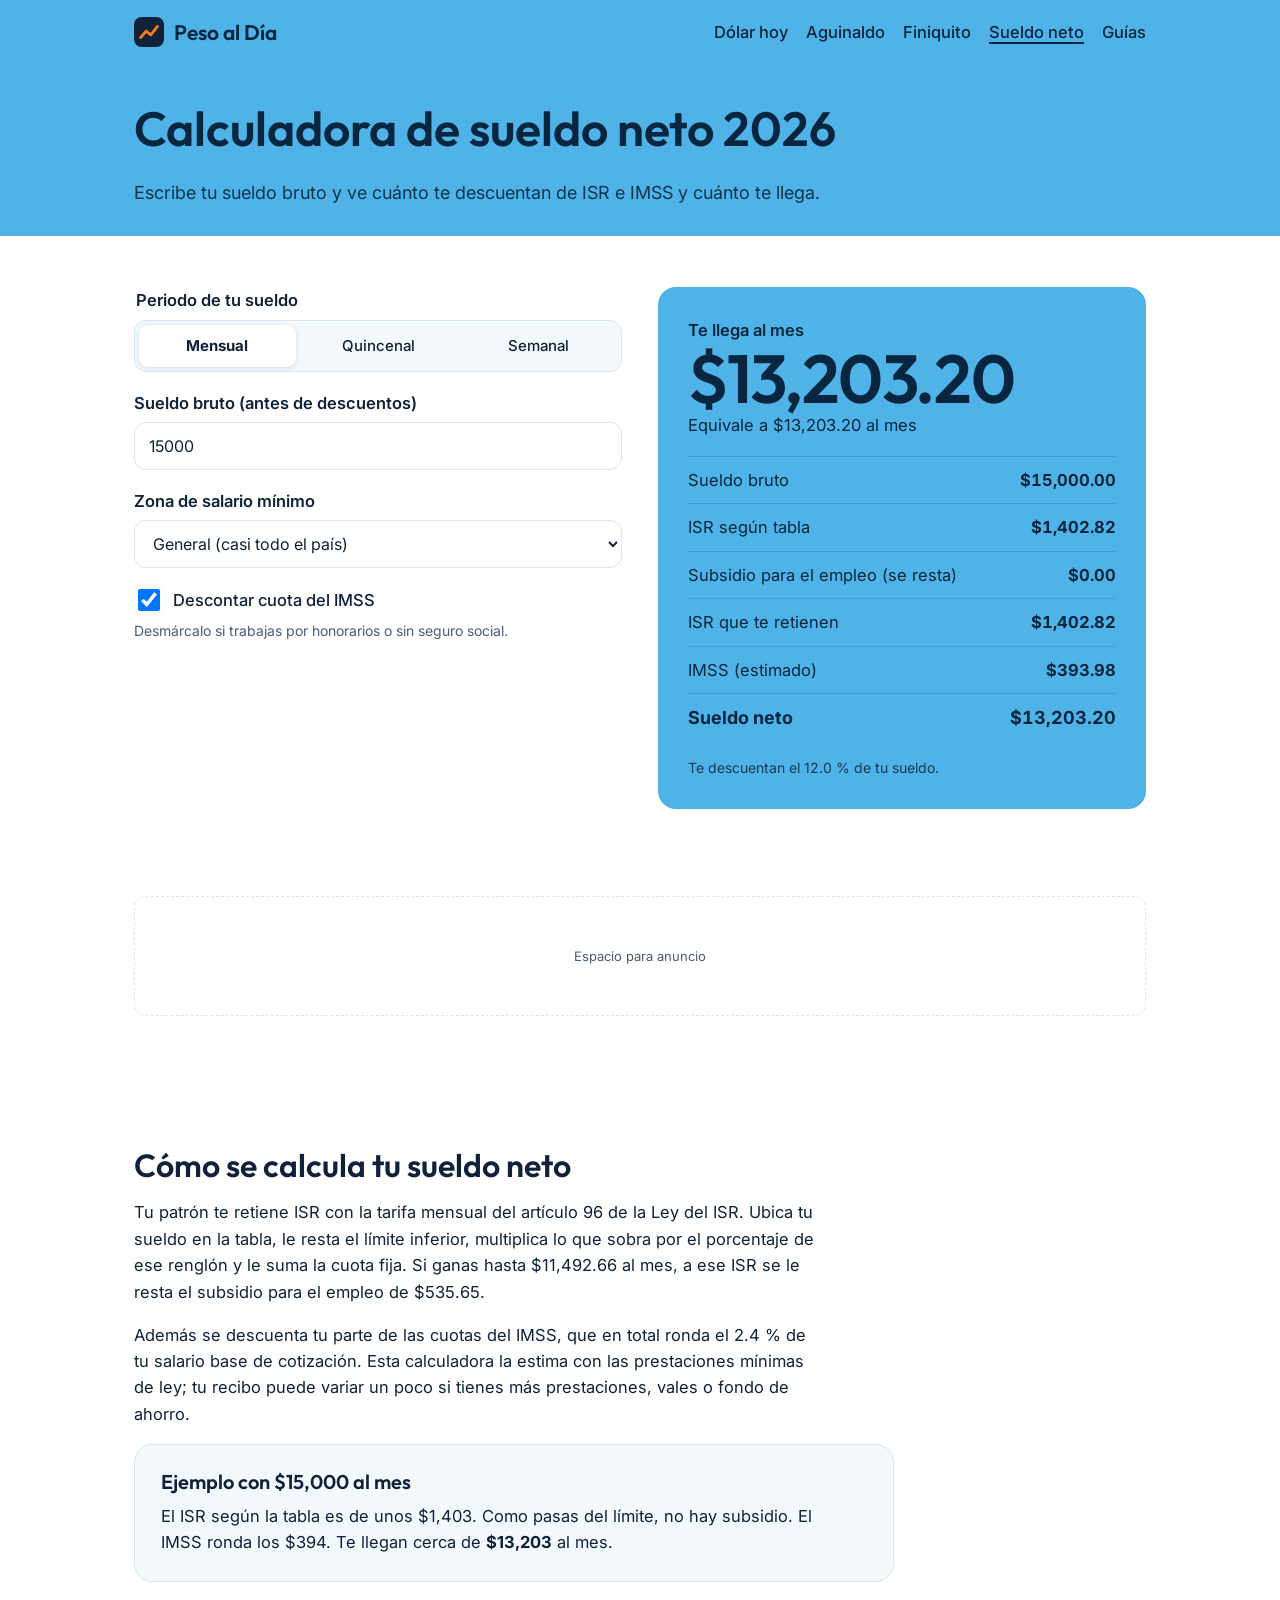
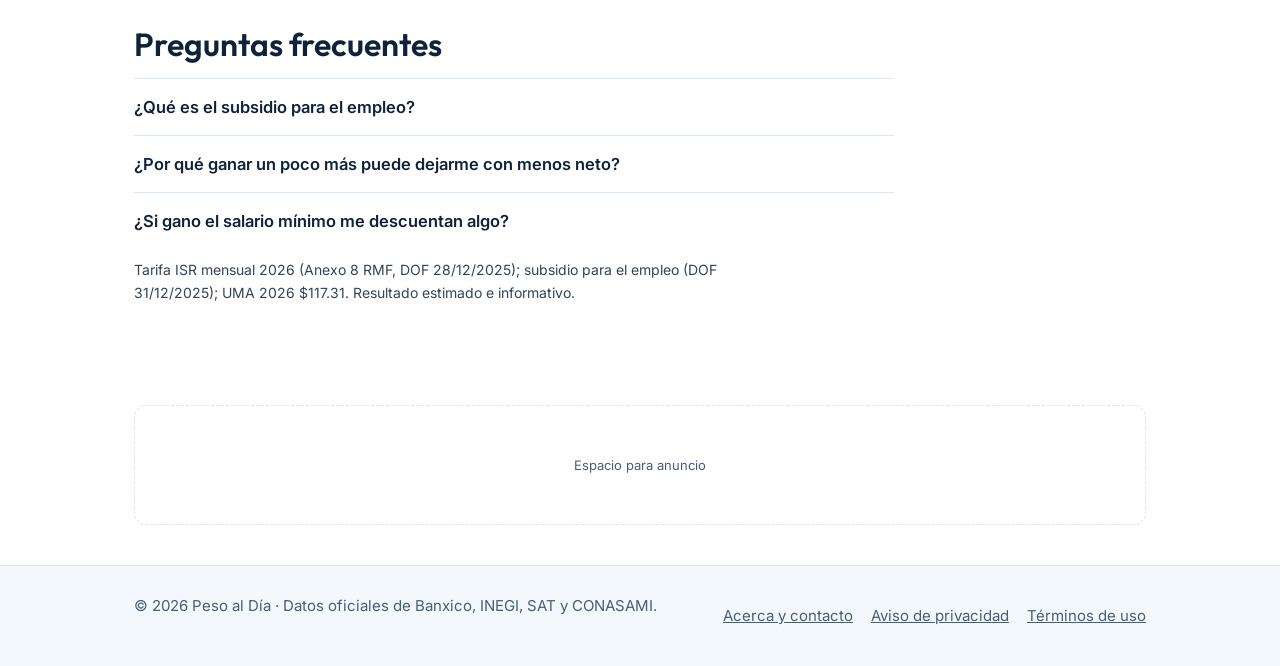
<file: calculadora-sueldo-neto.html>
<!DOCTYPE html>
<html lang="es-MX">
<head>
<meta charset="utf-8">
<meta name="viewport" content="width=device-width, initial-scale=1">
<title>Calculadora de sueldo neto 2026: ISR e IMSS</title>
<meta name="description" content="Calcula cuánto te llega de sueldo después de ISR, subsidio para el empleo e IMSS con las tablas 2026. Gratis y sin registro.">
<meta name="theme-color" content="#4fb3e8">
<meta property="og:title" content="Calculadora de sueldo neto 2026: ISR e IMSS">
<meta property="og:description" content="Calcula cuánto te llega de sueldo después de ISR, subsidio para el empleo e IMSS con las tablas 2026. Gratis y sin registro.">
<meta property="og:type" content="website">
<meta property="og:locale" content="es_MX">
<link rel="icon" href="data:image/svg+xml,%3Csvg xmlns='http://www.w3.org/2000/svg' viewBox='0 0 32 32'%3E%3Crect width='32' height='32' rx='8' fill='%2310223a'/%3E%3Cpath d='M7 22l6-7 5 4 7-9' stroke='%23ff7a1a' stroke-width='3' fill='none' stroke-linecap='round' stroke-linejoin='round'/%3E%3C/svg%3E">
<link rel="preconnect" href="https://fonts.googleapis.com"><link rel="preconnect" href="https://fonts.gstatic.com" crossorigin>
<link href="https://fonts.googleapis.com/css2?family=Inter:wght@400;500;600;700&family=Outfit:wght@500;600&display=swap" rel="stylesheet">
<link rel="stylesheet" href="assets/style.css">
<!-- Código de AdSense aquí cuando te aprueben -->
<script type="application/ld+json">{"@context": "https://schema.org", "@type": "FAQPage", "mainEntity": [{"@type": "Question", "name": "¿Qué es el subsidio para el empleo?", "acceptedAnswer": {"@type": "Answer", "text": "Es un apoyo fiscal que reduce el ISR de quienes ganan hasta $11,492.66 al mes en 2026. Equivale a $535.65 mensuales y nunca puede ser mayor que el ISR que te toca pagar."}}, {"@type": "Question", "name": "¿Por qué ganar un poco más puede dejarme con menos neto?", "acceptedAnswer": {"@type": "Answer", "text": "Si tu sueldo pasa de $11,492.66 al mes pierdes el subsidio completo. Por eso alguien que gana $11,500 puede recibir menos neto que alguien que gana $11,490."}}, {"@type": "Question", "name": "¿Si gano el salario mínimo me descuentan algo?", "acceptedAnswer": {"@type": "Answer", "text": "No. A quien gana el salario mínimo no se le retiene ISR, y su cuota del IMSS la paga el patrón."}}]}</script>
</head>
<body>
<a class="skip" href="#contenido">Saltar al contenido</a>
<header class="top">
  <div class="wrap">
    <nav class="nav" aria-label="Principal">
      <a class="logo" href="./"><svg viewBox="0 0 32 32" aria-hidden="true"><rect width="32" height="32" rx="8" fill="#10223a"/><path d="M7 22l6-7 5 4 7-9" stroke="#ff7a1a" stroke-width="3" fill="none" stroke-linecap="round" stroke-linejoin="round"/></svg>Peso al Día</a>
      <ul>
        <li><a href="dolar-hoy.html">Dólar hoy</a></li>
        <li><a href="calculadora-aguinaldo.html">Aguinaldo</a></li>
        <li><a href="calculadora-finiquito.html">Finiquito</a></li>
        <li><a href="calculadora-sueldo-neto.html">Sueldo neto</a></li>
        <li><a href="./#guias">Guías</a></li>
      </ul>
    </nav>
    <div class="hero" style="padding-bottom:28px">
      <h1 class="in">Calculadora de sueldo neto 2026</h1>
      <p class="lead in" style="margin:0">Escribe tu sueldo bruto y ve cuánto te descuentan de ISR e IMSS y cuánto te llega.</p>
    </div>
  </div>
</header>

<main id="contenido">
  <div class="wrap">
    <section class="band calc">
      <form id="f" novalidate>
        <div class="field">
          <fieldset>
            <legend>Periodo de tu sueldo</legend>
            <div class="seg">
              <label><input type="radio" name="tipo" value="mensual" checked><span>Mensual</span></label>
              <label><input type="radio" name="tipo" value="quincenal"><span>Quincenal</span></label>
              <label><input type="radio" name="tipo" value="semanal"><span>Semanal</span></label>
            </div>
          </fieldset>
        </div>
        <div class="field">
          <label for="sueldo">Sueldo bruto (antes de descuentos)</label>
          <input id="sueldo" type="number" inputmode="decimal" min="0" step="any" value="15000">
        </div>
        <div class="field">
          <label for="zona">Zona de salario mínimo</label>
          <select id="zona">
            <option value="general">General (casi todo el país)</option>
            <option value="frontera">Zona Libre de la Frontera Norte</option>
          </select>
        </div>
        <div class="field">
          <label style="display:flex;gap:10px;align-items:center;font-weight:500"><input type="checkbox" id="imss" checked style="width:22px;height:22px;flex:none">Descontar cuota del IMSS</label>
          <span class="hint">Desmárcalo si trabajas por honorarios o sin seguro social.</span>
        </div>
      </form>
      <aside class="result" aria-live="polite">
        <div style="font-weight:600" id="rt">Te llega al mes</div>
        <div class="big" id="neto">$0</div>
        <div id="rsub"></div>
        <ul class="lines">
          <li><span>Sueldo bruto</span><b id="bruto">$0</b></li>
          <li><span>ISR según tabla</span><b id="isrc">$0</b></li>
          <li><span>Subsidio para el empleo (se resta)</span><b id="sub">$0</b></li>
          <li><span>ISR que te retienen</span><b id="isr">$0</b></li>
          <li><span>IMSS (estimado)</span><b id="imssv">$0</b></li>
          <li class="total"><span>Sueldo neto</span><b id="neto2">$0</b></li>
        </ul>
        <p class="note" id="aviso"></p>
      </aside>
    </section>
    <div class="ad"><!-- Bloque de anuncio AdSense --></div>
    <section class="band prose">
      <h2>Cómo se calcula tu sueldo neto</h2>
      <p>Tu patrón te retiene ISR con la tarifa mensual del artículo 96 de la Ley del ISR. Ubica tu sueldo en la tabla, le resta el límite inferior, multiplica lo que sobra por el porcentaje de ese renglón y le suma la cuota fija. Si ganas hasta $11,492.66 al mes, a ese ISR se le resta el subsidio para el empleo de $535.65.</p>
      <p>Además se descuenta tu parte de las cuotas del IMSS, que en total ronda el 2.4 % de tu salario base de cotización. Esta calculadora la estima con las prestaciones mínimas de ley; tu recibo puede variar un poco si tienes más prestaciones, vales o fondo de ahorro.</p>
      <div class="box">
        <h3>Ejemplo con $15,000 al mes</h3>
        <p style="margin:0">El ISR según la tabla es de unos $1,403. Como pasas del límite, no hay subsidio. El IMSS ronda los $394. Te llegan cerca de <strong>$13,203</strong> al mes.</p>
      </div>
      <h2>Preguntas frecuentes</h2>
      <details><summary>¿Qué es el subsidio para el empleo?</summary><p>Es un apoyo fiscal que reduce el ISR de quienes ganan hasta $11,492.66 al mes en 2026. Equivale a $535.65 mensuales y nunca puede ser mayor que el ISR que te toca pagar.</p></details>
      <details><summary>¿Por qué ganar un poco más puede dejarme con menos neto?</summary><p>Si tu sueldo pasa de $11,492.66 al mes pierdes el subsidio completo. Por eso alguien que gana $11,500 puede recibir menos neto que alguien que gana $11,490.</p></details>
      <details><summary>¿Si gano el salario mínimo me descuentan algo?</summary><p>No. A quien gana el salario mínimo no se le retiene ISR, y su cuota del IMSS la paga el patrón.</p></details>
      <p class="meta">Tarifa ISR mensual 2026 (Anexo 8 RMF, DOF 28/12/2025); subsidio para el empleo (DOF 31/12/2025); UMA 2026 $117.31. Resultado estimado e informativo.</p>
    </section>
    <div class="ad"><!-- Bloque de anuncio AdSense --></div>
  </div>
</main>

<footer>
  <div class="wrap">
    <div>© <span id="anio">2026</span> Peso al Día · Datos oficiales de Banxico, INEGI, SAT y CONASAMI.</div>
    <ul>
      <li><a href="acerca.html">Acerca y contacto</a></li>
      <li><a href="privacidad.html">Aviso de privacidad</a></li>
      <li><a href="terminos.html">Términos de uso</a></li>
    </ul>
  </div>
</footer>
<script src="assets/site.js"></script>
<script src="assets/aguinaldo.js"></script>
<script src="assets/sueldo.js"></script>
<script>
{
  const $ = id => document.getElementById(id);
  const f = $('f'), CLAVE = 'pad-sueldo';
  const aMes = {mensual: 1, quincenal: 30.4 / 15.2, semanal: 30.4 / 7};
  function pintar() {
    const tipo = f.tipo.value, s = +$('sueldo').value || 0;
    const r = SN.calcular({mensual: s * aMes[tipo], zona: $('zona').value, imss: $('imss').checked});
    const div = 1 / aMes[tipo];
    $('rt').textContent = tipo === 'mensual' ? 'Te llega al mes' : tipo === 'quincenal' ? 'Te llega por quincena' : 'Te llega por semana';
    $('neto').textContent = MXN.format(r.neto * div);
    $('rsub').textContent = `Equivale a ${MXN.format(r.neto)} al mes`;
    for (const [id, v] of [['bruto', r.bruto], ['isrc', r.isrCausado], ['sub', r.subsidio], ['isr', r.isr], ['imssv', r.imss], ['neto2', r.neto]]) $(id).textContent = MXN.format(v * div);
    const av = [];
    if (r.minimo) av.push('Con salario mínimo no te retienen ISR y tu cuota del IMSS la paga el patrón.');
    else av.push(`Te descuentan el ${r.tasa.toFixed(1)} % de tu sueldo.`);
    if (!r.minimo && r.bruto > 11492.66 && r.bruto < 12500) av.push('Pasaste por poco el límite del subsidio para el empleo ($11,492.66 al mes).');
    $('aviso').textContent = av.join(' ');
    try { localStorage.setItem(CLAVE, JSON.stringify({tipo, s: $('sueldo').value, z: $('zona').value, i: $('imss').checked})); } catch (e) {}
  }
  try { const g = JSON.parse(localStorage.getItem(CLAVE) || 'null'); if (g) { f.tipo.value = g.tipo; $('sueldo').value = g.s; $('zona').value = g.z; $('imss').checked = g.i; } } catch (e) {}
  f.addEventListener('input', pintar); f.addEventListener('change', pintar); f.addEventListener('submit', e => e.preventDefault());
  pintar();
}
</script>
</body>
</html>
</file>
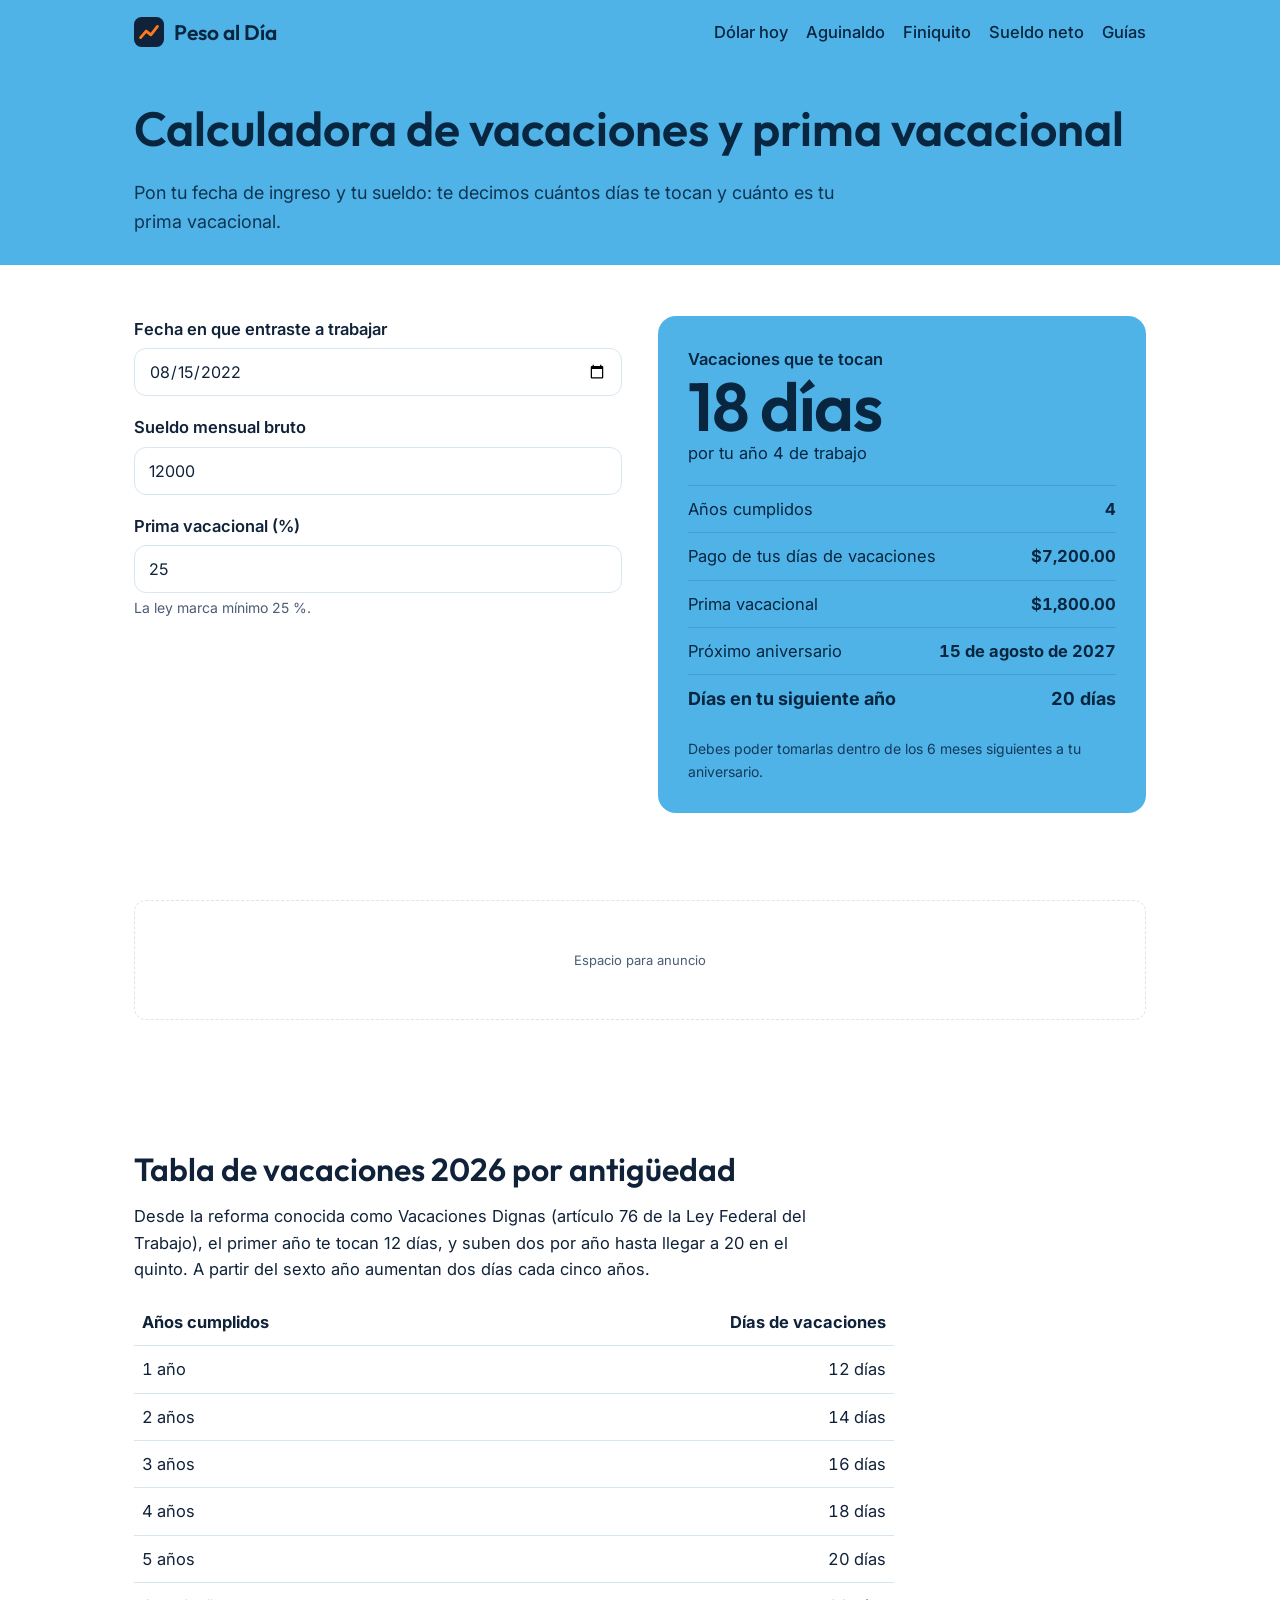
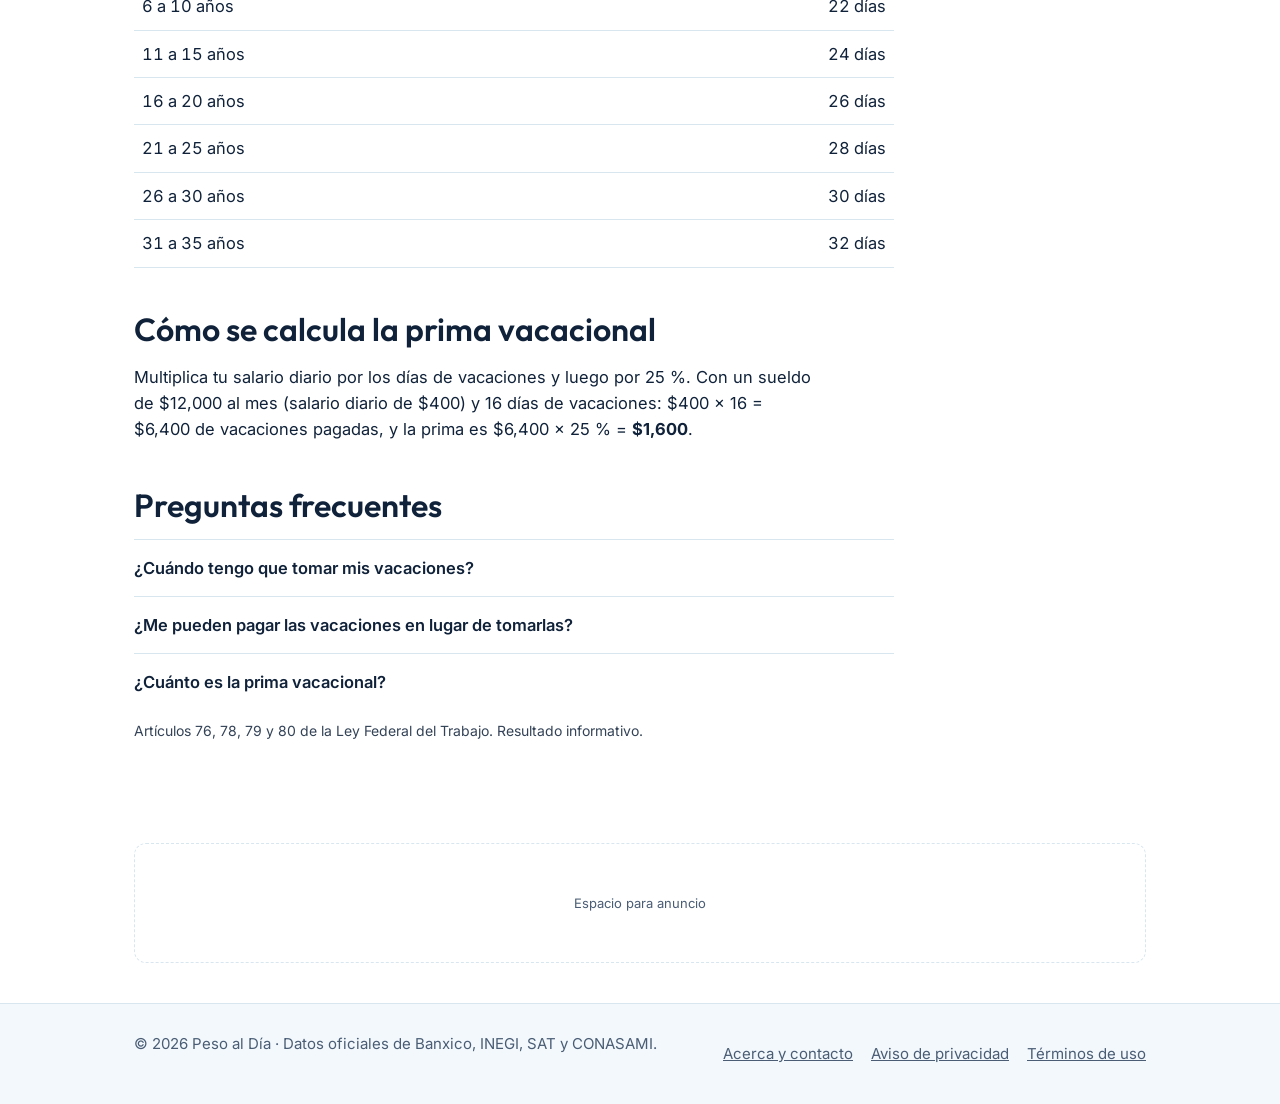
<file: calculadora-vacaciones.html>
<!DOCTYPE html>
<html lang="es-MX">
<head>
<meta charset="utf-8">
<meta name="viewport" content="width=device-width, initial-scale=1">
<title>Calculadora de vacaciones y prima vacacional 2026</title>
<meta name="description" content="Cuántos días de vacaciones te tocan por ley según tu antigüedad y cuánto te deben pagar de prima vacacional. Tabla de Vacaciones Dignas 2026.">
<meta name="theme-color" content="#4fb3e8">
<meta property="og:title" content="Calculadora de vacaciones y prima vacacional 2026">
<meta property="og:description" content="Cuántos días de vacaciones te tocan por ley según tu antigüedad y cuánto te deben pagar de prima vacacional. Tabla de Vacaciones Dignas 2026.">
<meta property="og:type" content="website">
<meta property="og:locale" content="es_MX">
<link rel="icon" href="data:image/svg+xml,%3Csvg xmlns='http://www.w3.org/2000/svg' viewBox='0 0 32 32'%3E%3Crect width='32' height='32' rx='8' fill='%2310223a'/%3E%3Cpath d='M7 22l6-7 5 4 7-9' stroke='%23ff7a1a' stroke-width='3' fill='none' stroke-linecap='round' stroke-linejoin='round'/%3E%3C/svg%3E">
<link rel="preconnect" href="https://fonts.googleapis.com"><link rel="preconnect" href="https://fonts.gstatic.com" crossorigin>
<link href="https://fonts.googleapis.com/css2?family=Inter:wght@400;500;600;700&family=Outfit:wght@500;600&display=swap" rel="stylesheet">
<link rel="stylesheet" href="assets/style.css">
<!-- Código de AdSense aquí cuando te aprueben -->
<script type="application/ld+json">{"@context": "https://schema.org", "@type": "FAQPage", "mainEntity": [{"@type": "Question", "name": "¿Cuándo tengo que tomar mis vacaciones?", "acceptedAnswer": {"@type": "Answer", "text": "Dentro de los seis meses siguientes a que cumples cada año de trabajo. Al menos 12 días deben ser seguidos, si tú lo pides."}}, {"@type": "Question", "name": "¿Me pueden pagar las vacaciones en lugar de tomarlas?", "acceptedAnswer": {"@type": "Answer", "text": "No mientras sigas trabajando: la ley prohíbe cambiarlas por dinero. Solo se pagan si terminas tu relación laboral antes de tomarlas."}}, {"@type": "Question", "name": "¿Cuánto es la prima vacacional?", "acceptedAnswer": {"@type": "Answer", "text": "Mínimo el 25 % del salario de tus días de vacaciones. Tu contrato puede darte más."}}]}</script>
</head>
<body>
<a class="skip" href="#contenido">Saltar al contenido</a>
<header class="top">
  <div class="wrap">
    <nav class="nav" aria-label="Principal">
      <a class="logo" href="./"><svg viewBox="0 0 32 32" aria-hidden="true"><rect width="32" height="32" rx="8" fill="#10223a"/><path d="M7 22l6-7 5 4 7-9" stroke="#ff7a1a" stroke-width="3" fill="none" stroke-linecap="round" stroke-linejoin="round"/></svg>Peso al Día</a>
      <ul>
        <li><a href="dolar-hoy.html">Dólar hoy</a></li>
        <li><a href="calculadora-aguinaldo.html">Aguinaldo</a></li>
        <li><a href="calculadora-finiquito.html">Finiquito</a></li>
        <li><a href="calculadora-sueldo-neto.html">Sueldo neto</a></li>
        <li><a href="./#guias">Guías</a></li>
      </ul>
    </nav>
    <div class="hero" style="padding-bottom:28px">
      <h1 class="in">Calculadora de vacaciones y prima vacacional</h1>
      <p class="lead in" style="margin:0">Pon tu fecha de ingreso y tu sueldo: te decimos cuántos días te tocan y cuánto es tu prima vacacional.</p>
    </div>
  </div>
</header>

<main id="contenido">
  <div class="wrap">
    <section class="band calc">
      <form id="f" novalidate>
        <div class="field">
          <label for="ingreso">Fecha en que entraste a trabajar</label>
          <input id="ingreso" type="date" value="2022-08-15">
        </div>
        <div class="field">
          <label for="sueldo">Sueldo mensual bruto</label>
          <input id="sueldo" type="number" inputmode="decimal" min="0" step="any" value="12000">
        </div>
        <div class="field">
          <label for="prima">Prima vacacional (%)</label>
          <input id="prima" type="number" inputmode="numeric" min="25" step="1" value="25">
          <span class="hint">La ley marca mínimo 25 %.</span>
        </div>
      </form>
      <aside class="result" aria-live="polite">
        <div style="font-weight:600">Vacaciones que te tocan</div>
        <div class="big" id="dias">0 días</div>
        <div id="rsub"></div>
        <ul class="lines">
          <li><span>Años cumplidos</span><b id="anios">0</b></li>
          <li><span>Pago de tus días de vacaciones</span><b id="pago">$0</b></li>
          <li><span>Prima vacacional</span><b id="primav">$0</b></li>
          <li><span>Próximo aniversario</span><b id="aniv">—</b></li>
          <li class="total"><span>Días en tu siguiente año</span><b id="sig">0</b></li>
        </ul>
        <p class="note" id="aviso"></p>
      </aside>
    </section>
    <div class="ad"><!-- Bloque de anuncio AdSense --></div>
    <section class="band prose">
      <h2>Tabla de vacaciones 2026 por antigüedad</h2>
      <p>Desde la reforma conocida como Vacaciones Dignas (artículo 76 de la Ley Federal del Trabajo), el primer año te tocan 12 días, y suben dos por año hasta llegar a 20 en el quinto. A partir del sexto año aumentan dos días cada cinco años.</p>
      <div class="scroll"><table><thead><tr><th>Años cumplidos</th><th class="n">Días de vacaciones</th></tr></thead><tbody><tr><td>1 año</td><td class="n">12 días</td></tr><tr><td>2 años</td><td class="n">14 días</td></tr><tr><td>3 años</td><td class="n">16 días</td></tr><tr><td>4 años</td><td class="n">18 días</td></tr><tr><td>5 años</td><td class="n">20 días</td></tr><tr><td>6 a 10 años</td><td class="n">22 días</td></tr><tr><td>11 a 15 años</td><td class="n">24 días</td></tr><tr><td>16 a 20 años</td><td class="n">26 días</td></tr><tr><td>21 a 25 años</td><td class="n">28 días</td></tr><tr><td>26 a 30 años</td><td class="n">30 días</td></tr><tr><td>31 a 35 años</td><td class="n">32 días</td></tr></tbody></table></div>
      <h2>Cómo se calcula la prima vacacional</h2>
      <p>Multiplica tu salario diario por los días de vacaciones y luego por 25 %. Con un sueldo de $12,000 al mes (salario diario de $400) y 16 días de vacaciones: $400 × 16 = $6,400 de vacaciones pagadas, y la prima es $6,400 × 25 % = <strong>$1,600</strong>.</p>
      <h2>Preguntas frecuentes</h2>
      <details><summary>¿Cuándo tengo que tomar mis vacaciones?</summary><p>Dentro de los seis meses siguientes a que cumples cada año de trabajo. Al menos 12 días deben ser seguidos, si tú lo pides.</p></details>
      <details><summary>¿Me pueden pagar las vacaciones en lugar de tomarlas?</summary><p>No mientras sigas trabajando: la ley prohíbe cambiarlas por dinero. Solo se pagan si terminas tu relación laboral antes de tomarlas.</p></details>
      <details><summary>¿Cuánto es la prima vacacional?</summary><p>Mínimo el 25 % del salario de tus días de vacaciones. Tu contrato puede darte más.</p></details>
      <p class="meta">Artículos 76, 78, 79 y 80 de la Ley Federal del Trabajo. Resultado informativo.</p>
    </section>
    <div class="ad"><!-- Bloque de anuncio AdSense --></div>
  </div>
</main>

<footer>
  <div class="wrap">
    <div>© <span id="anio">2026</span> Peso al Día · Datos oficiales de Banxico, INEGI, SAT y CONASAMI.</div>
    <ul>
      <li><a href="acerca.html">Acerca y contacto</a></li>
      <li><a href="privacidad.html">Aviso de privacidad</a></li>
      <li><a href="terminos.html">Términos de uso</a></li>
    </ul>
  </div>
</footer>
<script src="assets/site.js"></script>
<script src="assets/finiquito.js"></script>
<script>
{
  const $ = id => document.getElementById(id);
  const f = $('f'), CLAVE = 'pad-vacaciones';
  const FC = new Intl.DateTimeFormat('es-MX', {day: 'numeric', month: 'long', year: 'numeric', timeZone: 'UTC'});
  function pintar() {
    const ini = FQ.fecha($('ingreso').value), sd = (+$('sueldo').value || 0) / 30, pr = Math.max(25, +$('prima').value || 25) / 100;
    const hoy = new Date(); const t = Date.UTC(hoy.getFullYear(), hoy.getMonth(), hoy.getDate());
    if (!ini || ini > t) { $('dias').textContent = '—'; $('aviso').textContent = 'Revisa tu fecha de ingreso.'; return; }
    const d0 = new Date(ini);
    let comp = new Date(t).getUTCFullYear() - d0.getUTCFullYear();
    if (Date.UTC(new Date(t).getUTCFullYear(), d0.getUTCMonth(), d0.getUTCDate()) > t) comp--;
    const prox = Date.UTC(d0.getUTCFullYear() + comp + 1, d0.getUTCMonth(), d0.getUTCDate());
    const dias = comp >= 1 ? FQ.diasVacaciones(comp) : 0;
    $('dias').textContent = dias + ' días';
    $('rsub').textContent = comp >= 1 ? `por tu año ${comp} de trabajo` : 'Aún no cumples tu primer año';
    $('anios').textContent = comp;
    $('pago').textContent = MXN.format(sd * dias);
    $('primav').textContent = MXN.format(sd * dias * pr);
    $('aniv').textContent = FC.format(new Date(prox));
    $('sig').textContent = FQ.diasVacaciones(comp + 1) + ' días';
    $('aviso').textContent = comp >= 1 ? 'Debes poder tomarlas dentro de los 6 meses siguientes a tu aniversario.' : 'Al cumplir tu primer año te tocarán 12 días. Si te vas antes, se pagan proporcionales en tu finiquito.';
    try { localStorage.setItem(CLAVE, JSON.stringify({i: $('ingreso').value, s: $('sueldo').value, p: $('prima').value})); } catch (e) {}
  }
  try { const g = JSON.parse(localStorage.getItem(CLAVE) || 'null'); if (g) { $('ingreso').value = g.i; $('sueldo').value = g.s; $('prima').value = g.p; } } catch (e) {}
  f.addEventListener('input', pintar); f.addEventListener('submit', e => e.preventDefault());
  pintar();
}
</script>
</body>
</html>
</file>
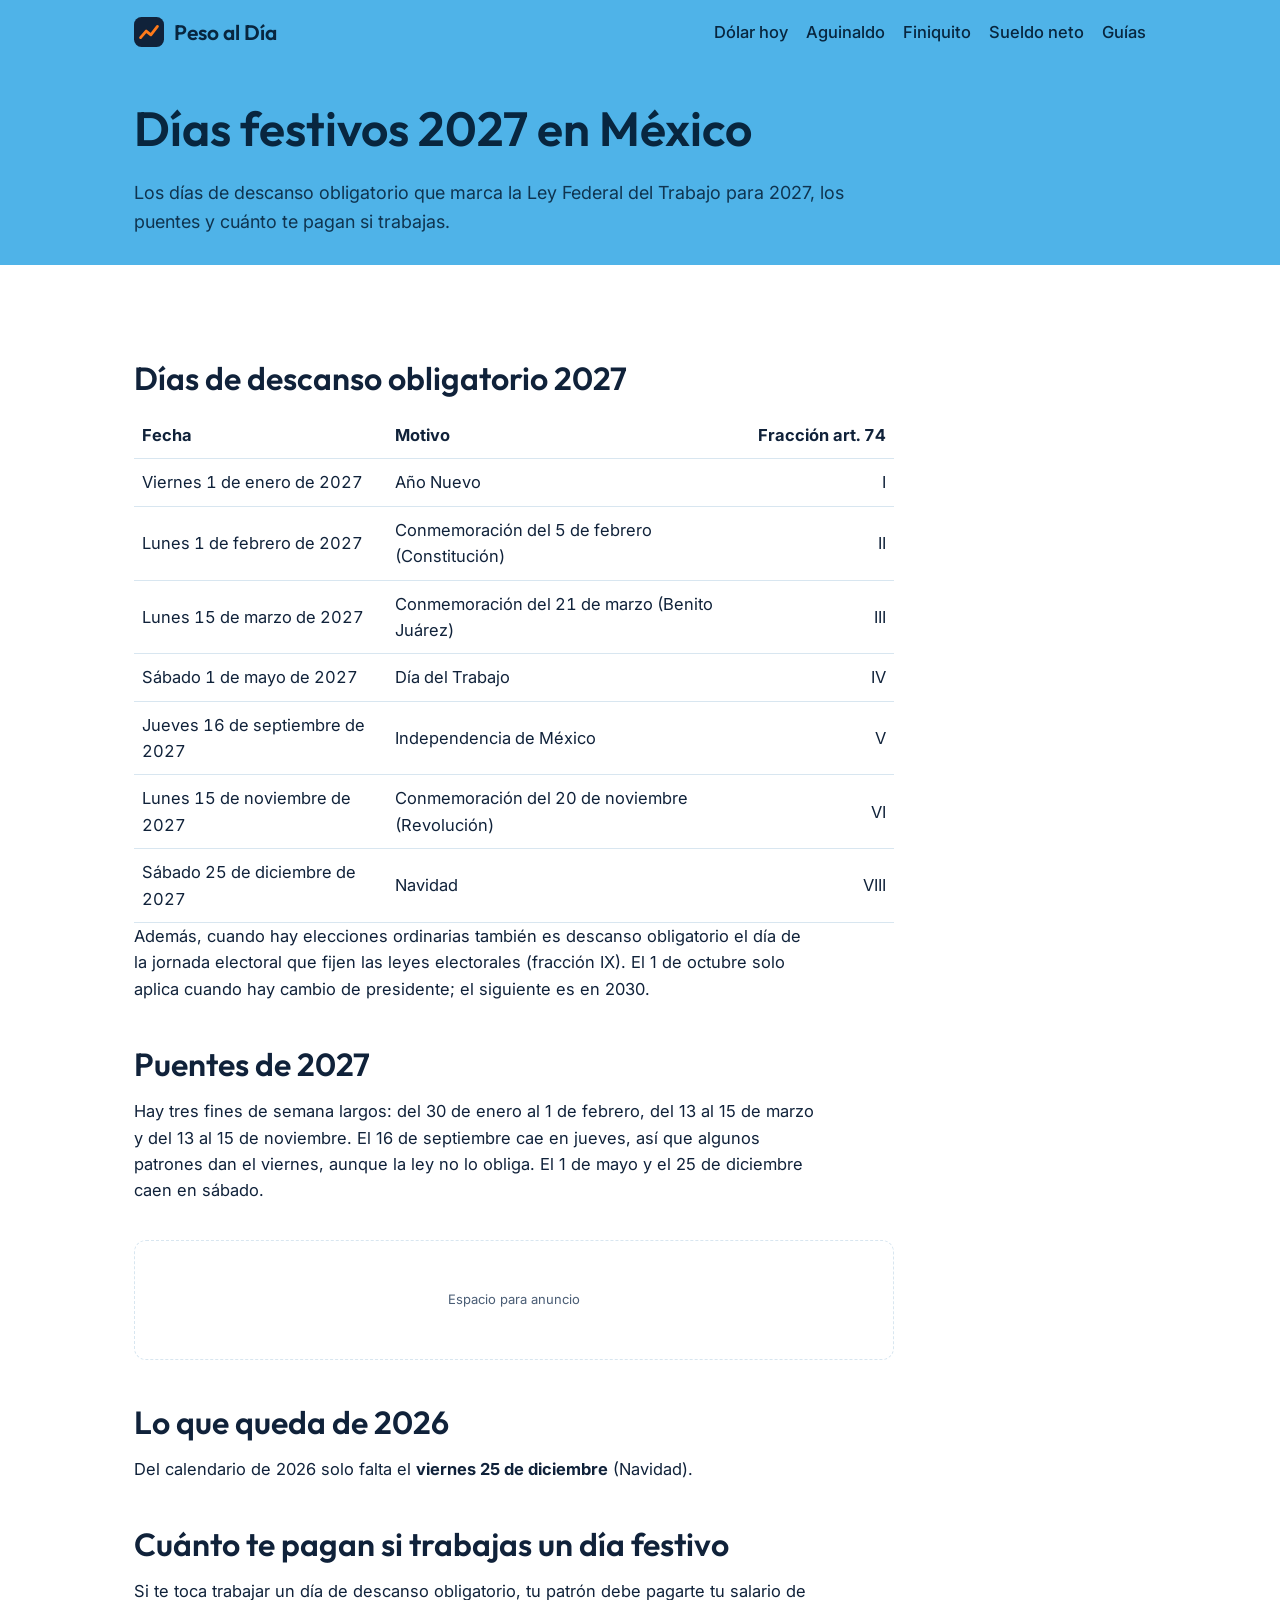
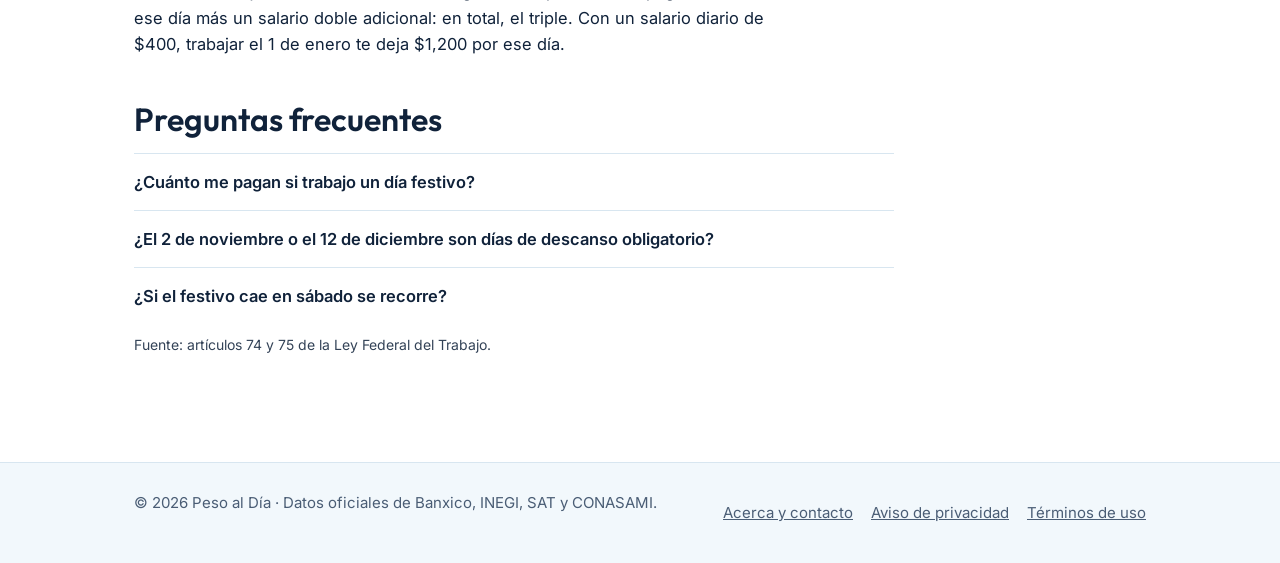
<file: dias-festivos-2027.html>
<!DOCTYPE html>
<html lang="es-MX">
<head>
<meta charset="utf-8">
<meta name="viewport" content="width=device-width, initial-scale=1">
<title>Días festivos 2027 en México: descansos obligatorios y puentes</title>
<meta name="description" content="Calendario de días de descanso obligatorio 2027 en México según el artículo 74 de la LFT, puentes y cuánto te deben pagar si trabajas un festivo.">
<meta name="theme-color" content="#4fb3e8">
<meta property="og:title" content="Días festivos 2027 en México: descansos obligatorios y puentes">
<meta property="og:description" content="Calendario de días de descanso obligatorio 2027 en México según el artículo 74 de la LFT, puentes y cuánto te deben pagar si trabajas un festivo.">
<meta property="og:type" content="website">
<meta property="og:locale" content="es_MX">
<link rel="icon" href="data:image/svg+xml,%3Csvg xmlns='http://www.w3.org/2000/svg' viewBox='0 0 32 32'%3E%3Crect width='32' height='32' rx='8' fill='%2310223a'/%3E%3Cpath d='M7 22l6-7 5 4 7-9' stroke='%23ff7a1a' stroke-width='3' fill='none' stroke-linecap='round' stroke-linejoin='round'/%3E%3C/svg%3E">
<link rel="preconnect" href="https://fonts.googleapis.com"><link rel="preconnect" href="https://fonts.gstatic.com" crossorigin>
<link href="https://fonts.googleapis.com/css2?family=Inter:wght@400;500;600;700&family=Outfit:wght@500;600&display=swap" rel="stylesheet">
<link rel="stylesheet" href="assets/style.css">
<!-- Código de AdSense aquí cuando te aprueben -->
<script type="application/ld+json">{"@context": "https://schema.org", "@type": "FAQPage", "mainEntity": [{"@type": "Question", "name": "¿Cuánto me pagan si trabajo un día festivo?", "acceptedAnswer": {"@type": "Answer", "text": "Tu salario normal más un salario doble adicional por el día trabajado; es decir, tres veces tu salario diario (artículo 75 de la LFT)."}}, {"@type": "Question", "name": "¿El 2 de noviembre o el 12 de diciembre son días de descanso obligatorio?", "acceptedAnswer": {"@type": "Answer", "text": "No. Son fechas importantes, pero no están en el artículo 74 de la Ley Federal del Trabajo. Descansar depende de tu patrón o tu contrato."}}, {"@type": "Question", "name": "¿Si el festivo cae en sábado se recorre?", "acceptedAnswer": {"@type": "Answer", "text": "No. La ley solo recorre al lunes las conmemoraciones del 5 de febrero, 21 de marzo y 20 de noviembre."}}]}</script>
</head>
<body>
<a class="skip" href="#contenido">Saltar al contenido</a>
<header class="top">
  <div class="wrap">
    <nav class="nav" aria-label="Principal">
      <a class="logo" href="./"><svg viewBox="0 0 32 32" aria-hidden="true"><rect width="32" height="32" rx="8" fill="#10223a"/><path d="M7 22l6-7 5 4 7-9" stroke="#ff7a1a" stroke-width="3" fill="none" stroke-linecap="round" stroke-linejoin="round"/></svg>Peso al Día</a>
      <ul>
        <li><a href="dolar-hoy.html">Dólar hoy</a></li>
        <li><a href="calculadora-aguinaldo.html">Aguinaldo</a></li>
        <li><a href="calculadora-finiquito.html">Finiquito</a></li>
        <li><a href="calculadora-sueldo-neto.html">Sueldo neto</a></li>
        <li><a href="./#guias">Guías</a></li>
      </ul>
    </nav>
    <div class="hero" style="padding-bottom:28px">
      <h1 class="in">Días festivos 2027 en México</h1>
      <p class="lead in" style="margin:0">Los días de descanso obligatorio que marca la Ley Federal del Trabajo para 2027, los puentes y cuánto te pagan si trabajas.</p>
    </div>
  </div>
</header>

<main id="contenido">
  <div class="wrap">
    <section class="band prose">
      <h2>Días de descanso obligatorio 2027</h2>
      <div class="scroll"><table class="stack">
        <thead><tr><th>Fecha</th><th>Motivo</th><th class="n">Fracción art. 74</th></tr></thead>
        <tbody><tr><td>Viernes 1 de enero de 2027</td><td>Año Nuevo</td><td class="n">I</td></tr><tr><td>Lunes 1 de febrero de 2027</td><td>Conmemoración del 5 de febrero (Constitución)</td><td class="n">II</td></tr><tr><td>Lunes 15 de marzo de 2027</td><td>Conmemoración del 21 de marzo (Benito Juárez)</td><td class="n">III</td></tr><tr><td>Sábado 1 de mayo de 2027</td><td>Día del Trabajo</td><td class="n">IV</td></tr><tr><td>Jueves 16 de septiembre de 2027</td><td>Independencia de México</td><td class="n">V</td></tr><tr><td>Lunes 15 de noviembre de 2027</td><td>Conmemoración del 20 de noviembre (Revolución)</td><td class="n">VI</td></tr><tr><td>Sábado 25 de diciembre de 2027</td><td>Navidad</td><td class="n">VIII</td></tr></tbody>
      </table></div>
      <p>Además, cuando hay elecciones ordinarias también es descanso obligatorio el día de la jornada electoral que fijen las leyes electorales (fracción IX). El 1 de octubre solo aplica cuando hay cambio de presidente; el siguiente es en 2030.</p>
      <h2>Puentes de 2027</h2>
      <p>Hay tres fines de semana largos: del 30 de enero al 1 de febrero, del 13 al 15 de marzo y del 13 al 15 de noviembre. El 16 de septiembre cae en jueves, así que algunos patrones dan el viernes, aunque la ley no lo obliga. El 1 de mayo y el 25 de diciembre caen en sábado.</p>
    <div class="ad"><!-- Bloque de anuncio AdSense --></div>
      <h2>Lo que queda de 2026</h2>
      <p>Del calendario de 2026 solo falta el <strong>viernes 25 de diciembre</strong> (Navidad).</p>
      <h2>Cuánto te pagan si trabajas un día festivo</h2>
      <p>Si te toca trabajar un día de descanso obligatorio, tu patrón debe pagarte tu salario de ese día más un salario doble adicional: en total, el triple. Con un salario diario de $400, trabajar el 1 de enero te deja $1,200 por ese día.</p>
      <h2>Preguntas frecuentes</h2>
      <details><summary>¿Cuánto me pagan si trabajo un día festivo?</summary><p>Tu salario normal más un salario doble adicional por el día trabajado; es decir, tres veces tu salario diario (artículo 75 de la LFT).</p></details>
      <details><summary>¿El 2 de noviembre o el 12 de diciembre son días de descanso obligatorio?</summary><p>No. Son fechas importantes, pero no están en el artículo 74 de la Ley Federal del Trabajo. Descansar depende de tu patrón o tu contrato.</p></details>
      <details><summary>¿Si el festivo cae en sábado se recorre?</summary><p>No. La ley solo recorre al lunes las conmemoraciones del 5 de febrero, 21 de marzo y 20 de noviembre.</p></details>
      <p class="meta">Fuente: artículos 74 y 75 de la Ley Federal del Trabajo.</p>
    </section>
  </div>
</main>

<footer>
  <div class="wrap">
    <div>© <span id="anio">2026</span> Peso al Día · Datos oficiales de Banxico, INEGI, SAT y CONASAMI.</div>
    <ul>
      <li><a href="acerca.html">Acerca y contacto</a></li>
      <li><a href="privacidad.html">Aviso de privacidad</a></li>
      <li><a href="terminos.html">Términos de uso</a></li>
    </ul>
  </div>
</footer>
<script src="assets/site.js"></script>

</body>
</html>
</file>
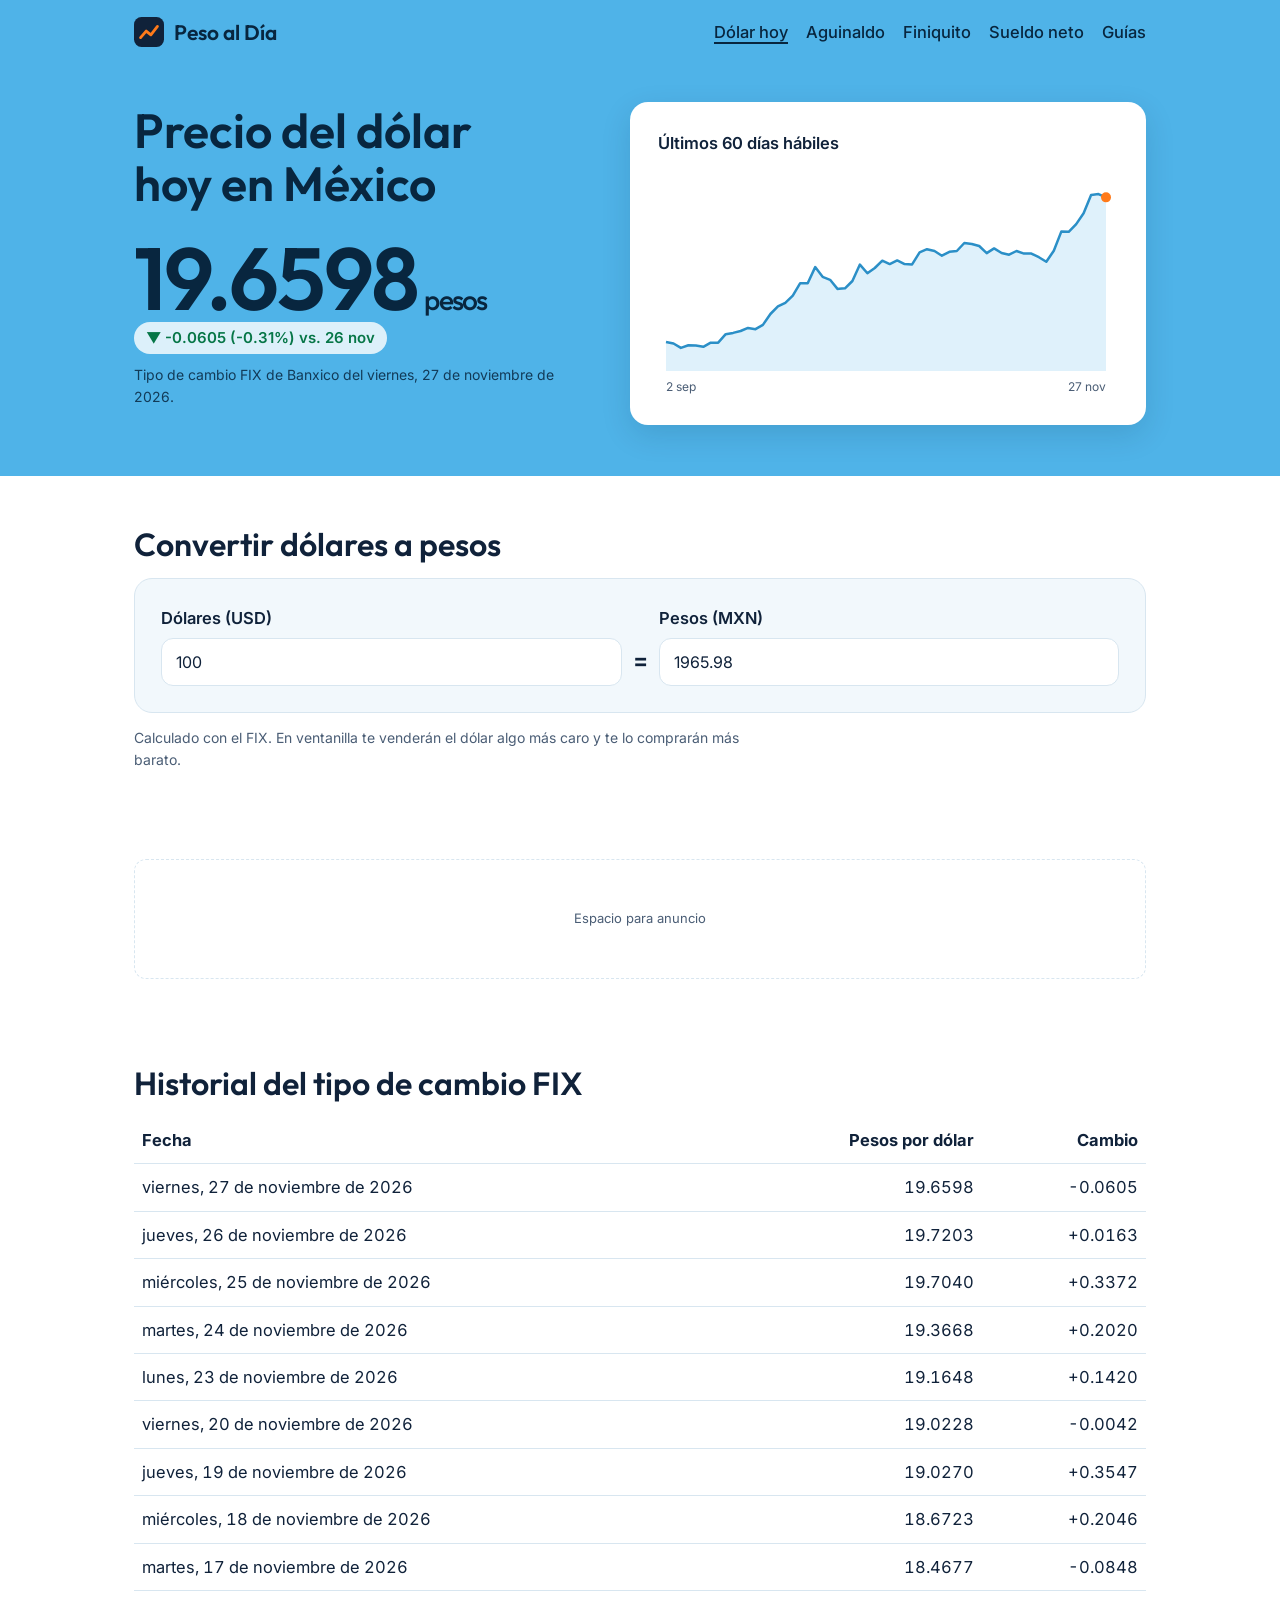
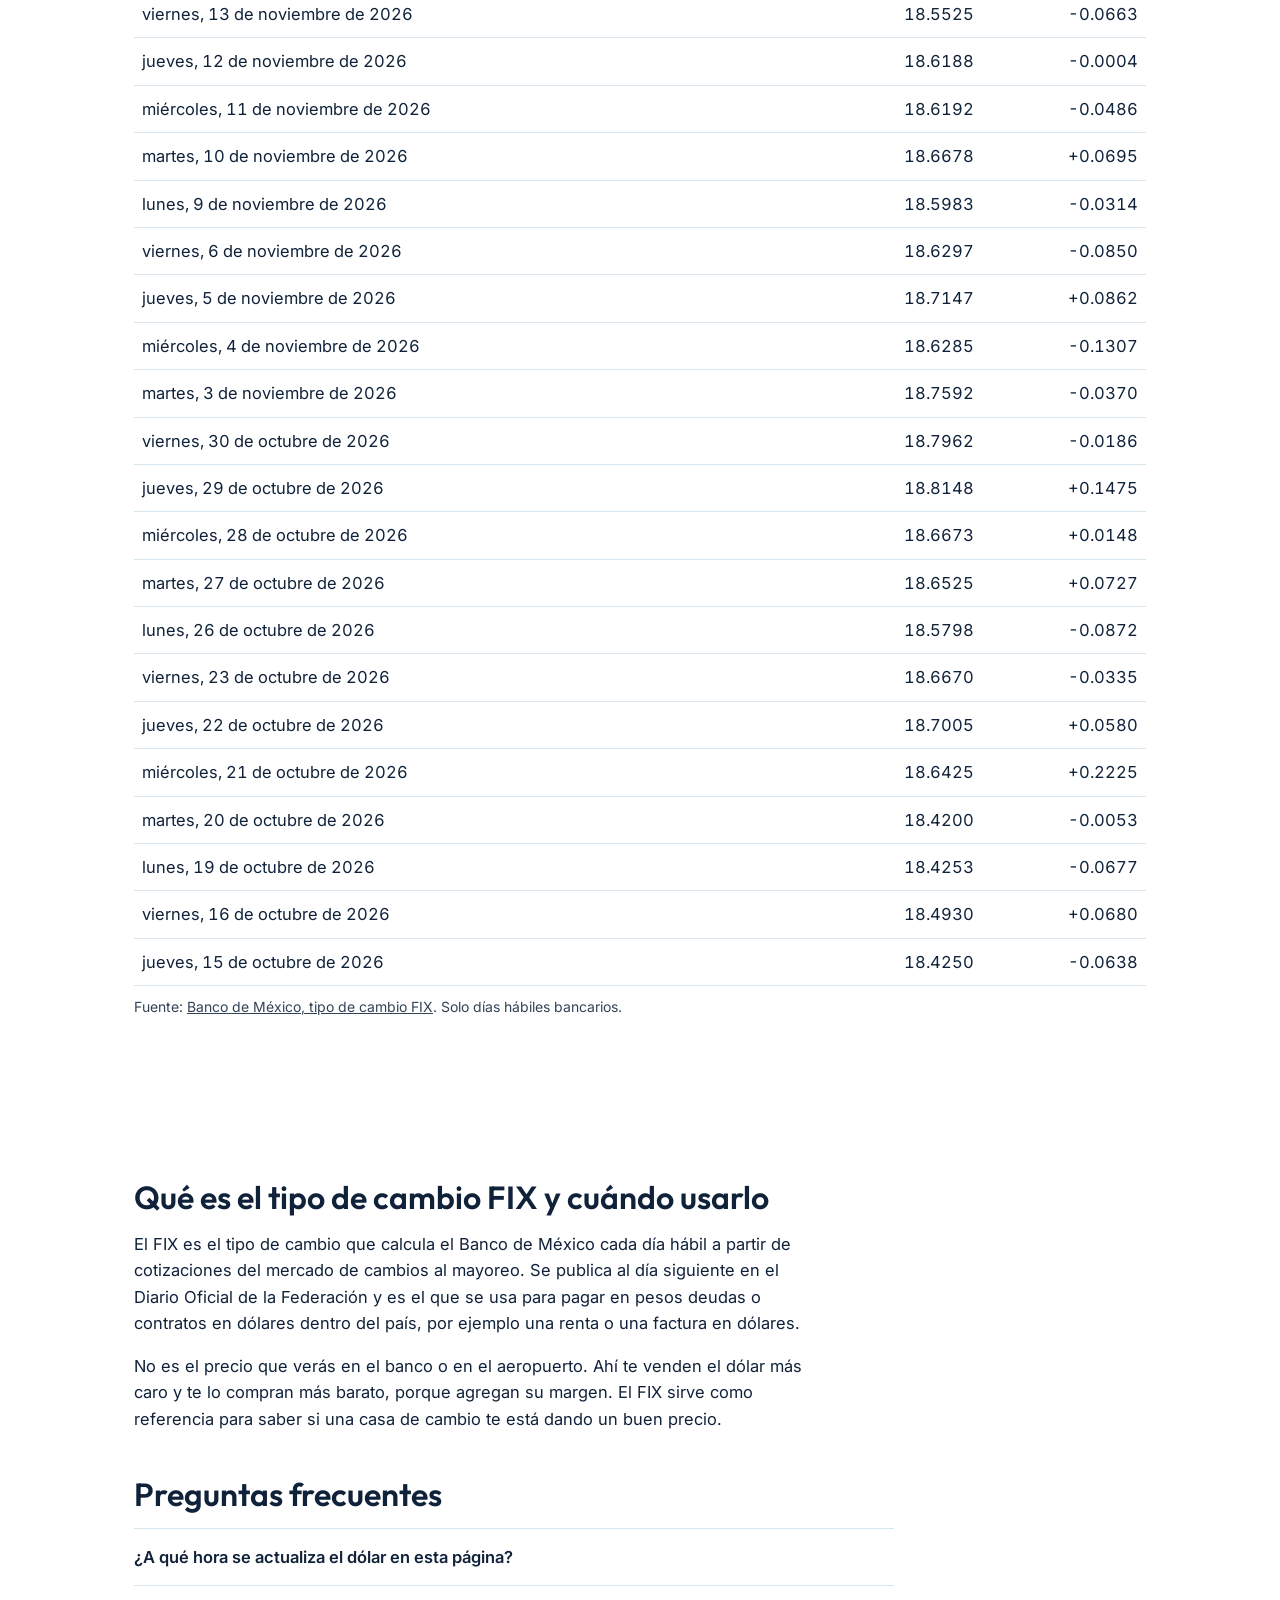
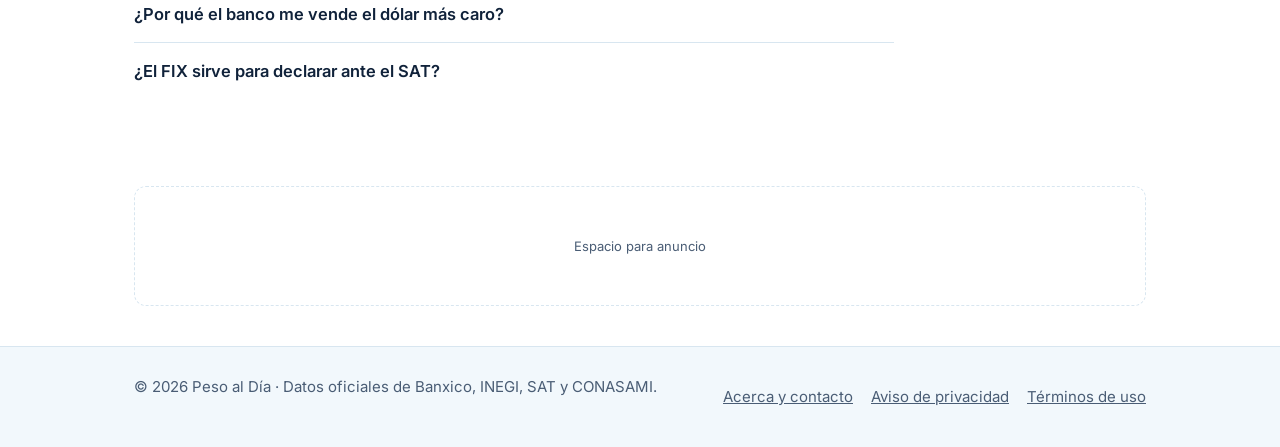
<file: dolar-hoy.html>
<!DOCTYPE html>
<html lang="es-MX">
<head>
<meta charset="utf-8">
<meta name="viewport" content="width=device-width, initial-scale=1">
<title>Precio del dólar hoy en México (FIX Banxico)</title>
<meta name="description" content="Tipo de cambio del dólar hoy en México según el FIX de Banxico. Cambio contra el día anterior, historial y convertidor de dólares a pesos.">
<meta name="theme-color" content="#4fb3e8">
<meta property="og:title" content="Precio del dólar hoy en México (FIX Banxico)">
<meta property="og:description" content="El tipo de cambio oficial del día, su historial y un convertidor de dólares a pesos.">
<meta property="og:type" content="website">
<meta property="og:locale" content="es_MX">
<link rel="icon" href="data:image/svg+xml,%3Csvg xmlns='http://www.w3.org/2000/svg' viewBox='0 0 32 32'%3E%3Crect width='32' height='32' rx='8' fill='%2310223a'/%3E%3Cpath d='M7 22l6-7 5 4 7-9' stroke='%23ff7a1a' stroke-width='3' fill='none' stroke-linecap='round' stroke-linejoin='round'/%3E%3C/svg%3E">
<link rel="preconnect" href="https://fonts.googleapis.com"><link rel="preconnect" href="https://fonts.gstatic.com" crossorigin>
<link href="https://fonts.googleapis.com/css2?family=Inter:wght@400;500;600;700&family=Outfit:wght@500;600&display=swap" rel="stylesheet">
<link rel="stylesheet" href="assets/style.css">
<!-- Código de AdSense aquí cuando te aprueben -->
<script type="application/ld+json">
{"@context":"https://schema.org","@type":"FAQPage","mainEntity":[
{"@type":"Question","name":"¿Qué es el tipo de cambio FIX?","acceptedAnswer":{"@type":"Answer","text":"Es el tipo de cambio que calcula el Banco de México cada día hábil con cotizaciones del mercado de cambios al mayoreo. Se usa para pagar en pesos obligaciones contratadas en dólares dentro de México."}},
{"@type":"Question","name":"¿Por qué el banco me vende el dólar más caro que el FIX?","acceptedAnswer":{"@type":"Answer","text":"Los bancos y casas de cambio agregan un margen: venden más caro y compran más barato que el FIX para cubrir sus costos y obtener ganancia."}},
{"@type":"Question","name":"¿A qué hora se publica el FIX?","acceptedAnswer":{"@type":"Answer","text":"Banxico lo determina alrededor del mediodía, hora del centro de México, en días hábiles bancarios. Fines de semana y días festivos no hay FIX nuevo."}}]}
</script>
</head>
<body>
<a class="skip" href="#contenido">Saltar al contenido</a>
<header class="top">
  <div class="wrap">
    <nav class="nav" aria-label="Principal">
      <a class="logo" href="./"><svg viewBox="0 0 32 32" aria-hidden="true"><rect width="32" height="32" rx="8" fill="#10223a"/><path d="M7 22l6-7 5 4 7-9" stroke="#ff7a1a" stroke-width="3" fill="none" stroke-linecap="round" stroke-linejoin="round"/></svg>Peso al Día</a>
      <ul>
        <li><a href="dolar-hoy.html">Dólar hoy</a></li>
        <li><a href="calculadora-aguinaldo.html">Aguinaldo</a></li>
        <li><a href="calculadora-finiquito.html">Finiquito</a></li>
        <li><a href="calculadora-sueldo-neto.html">Sueldo neto</a></li>
        <li><a href="./#guias">Guías</a></li>
      </ul>
    </nav>
    <section class="hero hero-grid" aria-live="polite">
      <div>
        <h1 class="in">Precio del dólar hoy en México</h1>
        <div class="big in" id="fx">—<small>pesos</small></div>
        <span class="chip in" id="chg">Cargando…</span>
        <p class="meta" id="fxdate">Tipo de cambio FIX del Banco de México.</p>
      </div>
      <div class="card in">
        <div style="font-weight:600" id="rango">Últimos días hábiles</div>
        <div class="fig"><svg id="chart" role="img" aria-label="Gráfica del tipo de cambio peso-dólar"></svg></div>
      </div>
    </section>
  </div>
</header>

<main id="contenido">
  <div class="wrap">
    <section class="band">
      <h2>Convertir dólares a pesos</h2>
      <div class="box conv">
        <div class="field" style="margin:0"><label for="usd">Dólares (USD)</label><input id="usd" type="number" inputmode="decimal" min="0" step="any" value="100"></div>
        <div class="eq" aria-hidden="true">=</div>
        <div class="field" style="margin:0"><label for="mxn">Pesos (MXN)</label><input id="mxn" type="number" inputmode="decimal" min="0" step="any"></div>
      </div>
      <p class="note" style="opacity:1;color:var(--soft)">Calculado con el FIX. En ventanilla te venderán el dólar algo más caro y te lo comprarán más barato.</p>
    </section>

    <div class="ad"><!-- Bloque de anuncio AdSense --></div>

    <section class="band">
      <h2>Historial del tipo de cambio FIX</h2>
      <div class="scroll">
        <table>
          <thead><tr><th>Fecha</th><th class="n">Pesos por dólar</th><th class="n">Cambio</th></tr></thead>
          <tbody id="hist"></tbody>
        </table>
      </div>
      <p class="meta">Fuente: <a href="https://www.banxico.org.mx/tipcamb/main.do?page=tip&amp;idioma=sp">Banco de México, tipo de cambio FIX</a>. Solo días hábiles bancarios.</p>
    </section>

    <section class="band prose">
      <h2>Qué es el tipo de cambio FIX y cuándo usarlo</h2>
      <p>El FIX es el tipo de cambio que calcula el Banco de México cada día hábil a partir de cotizaciones del mercado de cambios al mayoreo. Se publica al día siguiente en el Diario Oficial de la Federación y es el que se usa para pagar en pesos deudas o contratos en dólares dentro del país, por ejemplo una renta o una factura en dólares.</p>
      <p>No es el precio que verás en el banco o en el aeropuerto. Ahí te venden el dólar más caro y te lo compran más barato, porque agregan su margen. El FIX sirve como referencia para saber si una casa de cambio te está dando un buen precio.</p>

      <h2>Preguntas frecuentes</h2>
      <details><summary>¿A qué hora se actualiza el dólar en esta página?</summary><p>Banxico determina el FIX cerca del mediodía, hora del centro de México. Esta página se actualiza sola poco después, de lunes a viernes. En fines de semana y días festivos se mantiene el último dato.</p></details>
      <details><summary>¿Por qué el banco me vende el dólar más caro?</summary><p>Los bancos y casas de cambio ganan con la diferencia entre el precio al que compran y al que venden. Compara su precio de venta con el FIX: entre más cerca, mejor trato.</p></details>
      <details><summary>¿El FIX sirve para declarar ante el SAT?</summary><p>Para operaciones en moneda extranjera, las leyes fiscales suelen pedir el tipo de cambio publicado en el DOF, que corresponde al FIX del día hábil anterior. Confirma con tu contador el que aplica a tu caso.</p></details>
    </section>

    <div class="ad"><!-- Bloque de anuncio AdSense --></div>
  </div>
</main>

<footer>
  <div class="wrap">
    <div>© <span id="anio">2026</span> Peso al Día · Datos oficiales de Banxico, INEGI, SAT y CONASAMI.</div>
    <ul>
      <li><a href="acerca.html">Acerca y contacto</a></li>
      <li><a href="privacidad.html">Aviso de privacidad</a></li>
      <li><a href="terminos.html">Términos de uso</a></li>
    </ul>
  </div>
</footer>
<script src="assets/site.js"></script>
<script>
{
  const usd = document.getElementById('usd'), mxn = document.getElementById('mxn');
  let tc = 0;
  const r2 = v => Math.round(v * 100) / 100;
  usd.addEventListener('input', () => { if (tc) mxn.value = usd.value === '' ? '' : r2(usd.value * tc); });
  mxn.addEventListener('input', () => { if (tc) usd.value = mxn.value === '' ? '' : r2(mxn.value / tc); });

  cargarTipoCambio().then(({datos}) => {
    const c = cambio(datos);
    tc = c.hoy.valor;
    document.getElementById('fx').firstChild.textContent = NUM4.format(tc);
    chipCambio(document.getElementById('chg'), c);
    document.getElementById('fxdate').textContent = 'Tipo de cambio FIX de Banxico del ' + FECHA.format(aFecha(c.hoy.fecha)) + '.';
    const ult = datos.slice(-60);
    document.getElementById('rango').textContent = `Últimos ${ult.length} días hábiles`;
    graficaLinea(document.getElementById('chart'), ult);
    mxn.value = r2(usd.value * tc);
    const filas = datos.slice(-30).map((d, i, arr) => {
      const prev = i ? arr[i - 1] : datos[datos.length - arr.length - 1];
      const dif = prev ? d.valor - prev.valor : null;
      const txt = dif === null ? '—' : (dif > 0 ? '+' : '') + NUM4.format(dif);
      return `<tr><td>${FECHA.format(aFecha(d.fecha))}</td><td class="n">${NUM4.format(d.valor)}</td><td class="n">${txt}</td></tr>`;
    }).reverse();
    document.getElementById('hist').innerHTML = filas.join('');
  }).catch(() => {
    document.getElementById('chg').textContent = 'No se pudo cargar el dato. Intenta más tarde.';
  });
}
</script>
</body>
</html>
</file>
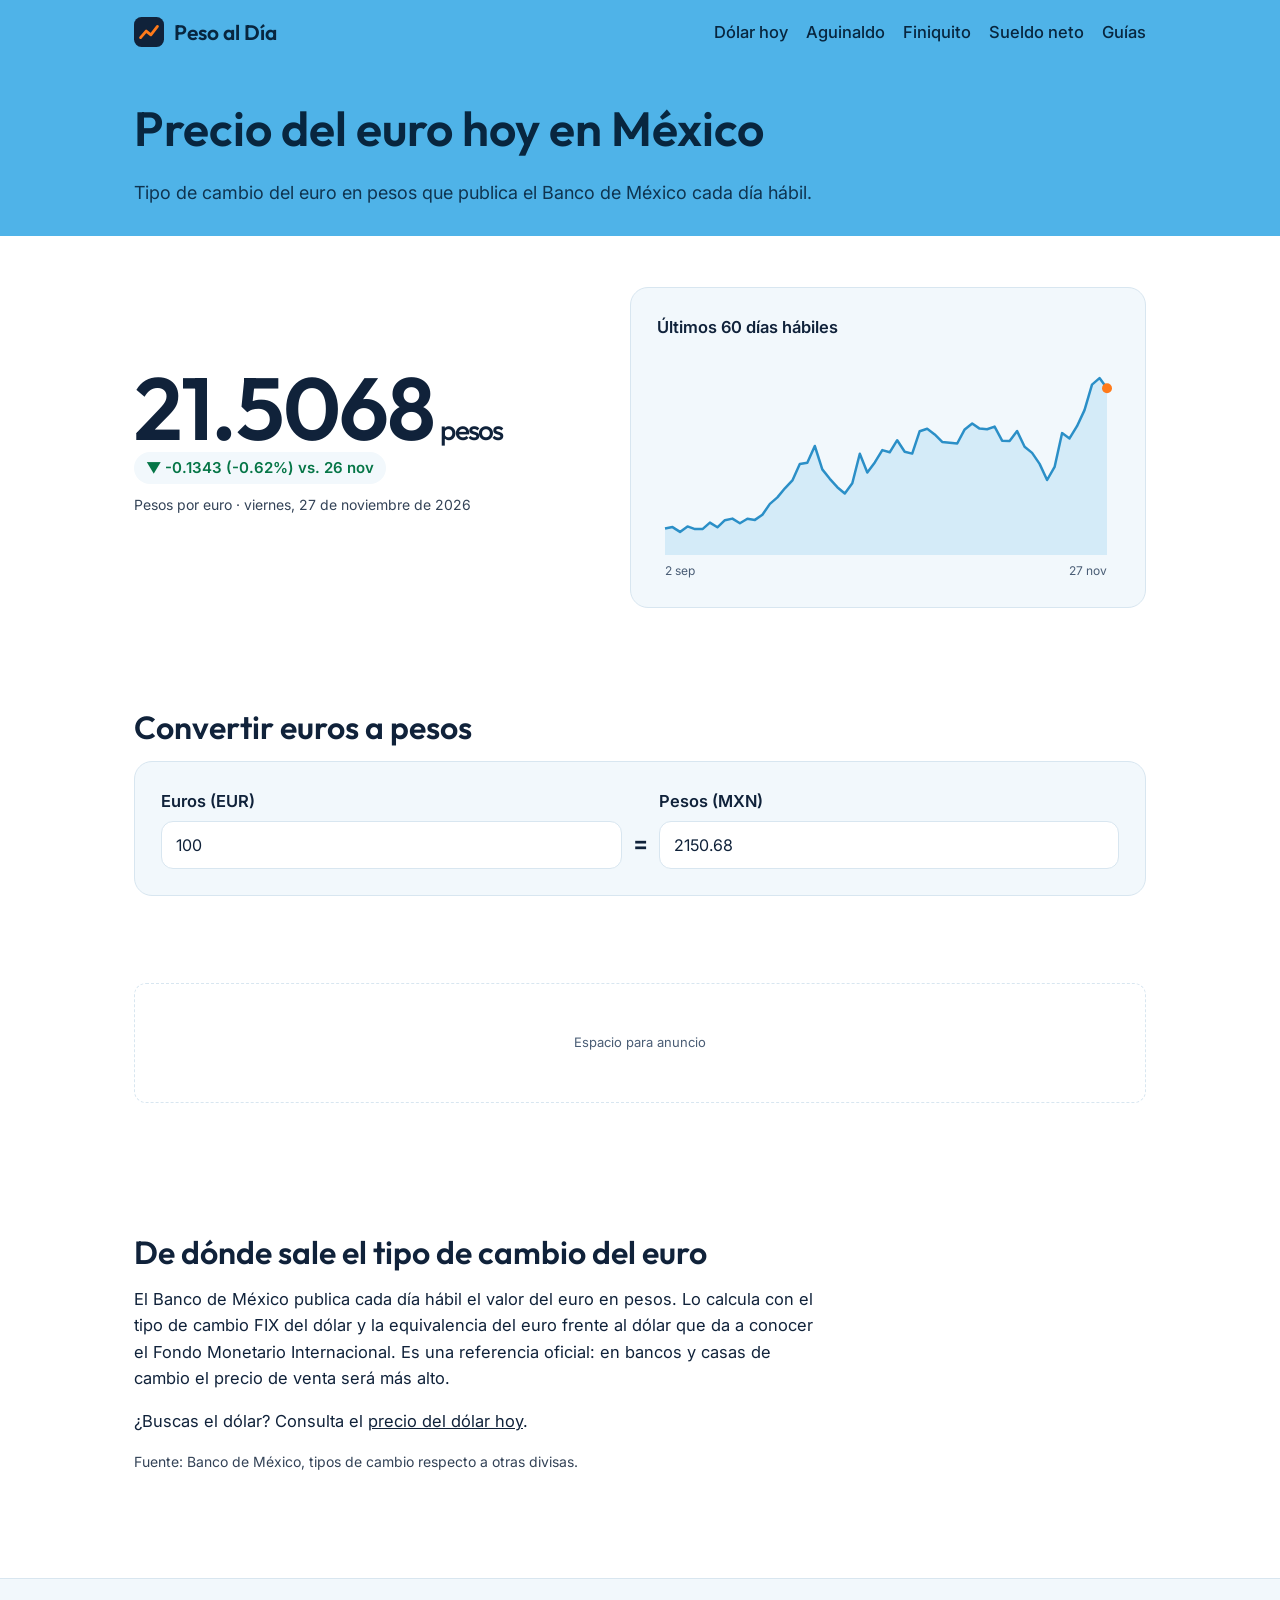
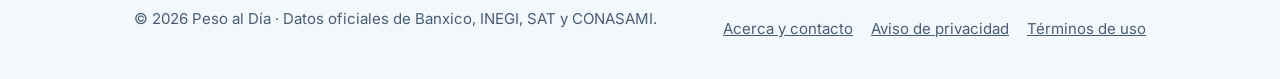
<file: euro-hoy.html>
<!DOCTYPE html>
<html lang="es-MX">
<head>
<meta charset="utf-8">
<meta name="viewport" content="width=device-width, initial-scale=1">
<title>Precio del euro hoy en pesos mexicanos (Banxico)</title>
<meta name="description" content="Tipo de cambio del euro hoy en pesos mexicanos según el Banco de México, con historial y convertidor de euros a pesos.">
<meta name="theme-color" content="#4fb3e8">
<meta property="og:title" content="Precio del euro hoy en pesos mexicanos (Banxico)">
<meta property="og:description" content="Tipo de cambio del euro hoy en pesos mexicanos según el Banco de México, con historial y convertidor de euros a pesos.">
<meta property="og:type" content="website">
<meta property="og:locale" content="es_MX">
<link rel="icon" href="data:image/svg+xml,%3Csvg xmlns='http://www.w3.org/2000/svg' viewBox='0 0 32 32'%3E%3Crect width='32' height='32' rx='8' fill='%2310223a'/%3E%3Cpath d='M7 22l6-7 5 4 7-9' stroke='%23ff7a1a' stroke-width='3' fill='none' stroke-linecap='round' stroke-linejoin='round'/%3E%3C/svg%3E">
<link rel="preconnect" href="https://fonts.googleapis.com"><link rel="preconnect" href="https://fonts.gstatic.com" crossorigin>
<link href="https://fonts.googleapis.com/css2?family=Inter:wght@400;500;600;700&family=Outfit:wght@500;600&display=swap" rel="stylesheet">
<link rel="stylesheet" href="assets/style.css">
<!-- Código de AdSense aquí cuando te aprueben -->
</head>
<body>
<a class="skip" href="#contenido">Saltar al contenido</a>
<header class="top">
  <div class="wrap">
    <nav class="nav" aria-label="Principal">
      <a class="logo" href="./"><svg viewBox="0 0 32 32" aria-hidden="true"><rect width="32" height="32" rx="8" fill="#10223a"/><path d="M7 22l6-7 5 4 7-9" stroke="#ff7a1a" stroke-width="3" fill="none" stroke-linecap="round" stroke-linejoin="round"/></svg>Peso al Día</a>
      <ul>
        <li><a href="dolar-hoy.html">Dólar hoy</a></li>
        <li><a href="calculadora-aguinaldo.html">Aguinaldo</a></li>
        <li><a href="calculadora-finiquito.html">Finiquito</a></li>
        <li><a href="calculadora-sueldo-neto.html">Sueldo neto</a></li>
        <li><a href="./#guias">Guías</a></li>
      </ul>
    </nav>
    <div class="hero" style="padding-bottom:28px">
      <h1 class="in">Precio del euro hoy en México</h1>
      <p class="lead in" style="margin:0">Tipo de cambio del euro en pesos que publica el Banco de México cada día hábil.</p>
    </div>
  </div>
</header>

<main id="contenido">
  <div class="wrap">
    <section class="band hero-grid" aria-live="polite">
      <div>
        <div class="big" id="fx" style="color:var(--ink)">—<small>pesos</small></div>
        <span class="chip" id="chg" style="background:var(--panel)">Cargando…</span>
        <p class="meta" id="fxdate"></p>
      </div>
      <div class="box">
        <div style="font-weight:600" id="rango">Últimos días hábiles</div>
        <div class="fig"><svg id="chart" role="img" aria-label="Gráfica del tipo de cambio peso-euro"></svg></div>
      </div>
    </section>
    <section class="band">
      <h2>Convertir euros a pesos</h2>
      <div class="box conv">
        <div class="field" style="margin:0"><label for="eur">Euros (EUR)</label><input id="eur" type="number" inputmode="decimal" min="0" step="any" value="100"></div>
        <div class="eq" aria-hidden="true">=</div>
        <div class="field" style="margin:0"><label for="mxn">Pesos (MXN)</label><input id="mxn" type="number" inputmode="decimal" min="0" step="any"></div>
      </div>
    </section>
    <div class="ad"><!-- Bloque de anuncio AdSense --></div>
    <section class="band prose">
      <h2>De dónde sale el tipo de cambio del euro</h2>
      <p>El Banco de México publica cada día hábil el valor del euro en pesos. Lo calcula con el tipo de cambio FIX del dólar y la equivalencia del euro frente al dólar que da a conocer el Fondo Monetario Internacional. Es una referencia oficial: en bancos y casas de cambio el precio de venta será más alto.</p>
      <p>¿Buscas el dólar? Consulta el <a href="dolar-hoy.html">precio del dólar hoy</a>.</p>
      <p class="meta">Fuente: Banco de México, tipos de cambio respecto a otras divisas.</p>
    </section>
  </div>
</main>

<footer>
  <div class="wrap">
    <div>© <span id="anio">2026</span> Peso al Día · Datos oficiales de Banxico, INEGI, SAT y CONASAMI.</div>
    <ul>
      <li><a href="acerca.html">Acerca y contacto</a></li>
      <li><a href="privacidad.html">Aviso de privacidad</a></li>
      <li><a href="terminos.html">Términos de uso</a></li>
    </ul>
  </div>
</footer>
<script src="assets/site.js"></script>
<script>
{
  const $ = id => document.getElementById(id);
  let tc = 0; const r2 = v => Math.round(v * 100) / 100;
  $('eur').addEventListener('input', () => { if (tc) $('mxn').value = $('eur').value === '' ? '' : r2($('eur').value * tc); });
  $('mxn').addEventListener('input', () => { if (tc) $('eur').value = $('mxn').value === '' ? '' : r2($('mxn').value / tc); });
  fetch('data/euro.json', {cache: 'no-cache'}).then(r => { if (!r.ok) throw 0; return r.json(); }).then(j => {
    const datos = (j.datos || []).filter(d => typeof d.valor === 'number').sort((a, b) => a.fecha.localeCompare(b.fecha));
    if (!datos.length) throw 0;
    const c = cambio(datos); tc = c.hoy.valor;
    $('fx').firstChild.textContent = NUM4.format(tc);
    chipCambio($('chg'), c);
    $('fxdate').textContent = 'Pesos por euro · ' + FECHA.format(aFecha(c.hoy.fecha));
    const ult = datos.slice(-60); $('rango').textContent = `Últimos ${ult.length} días hábiles`;
    graficaLinea($('chart'), ult);
    $('mxn').value = r2($('eur').value * tc);
  }).catch(() => { $('chg').textContent = 'Estamos actualizando este dato. Vuelve más tarde.'; });
}
</script>
</body>
</html>
</file>
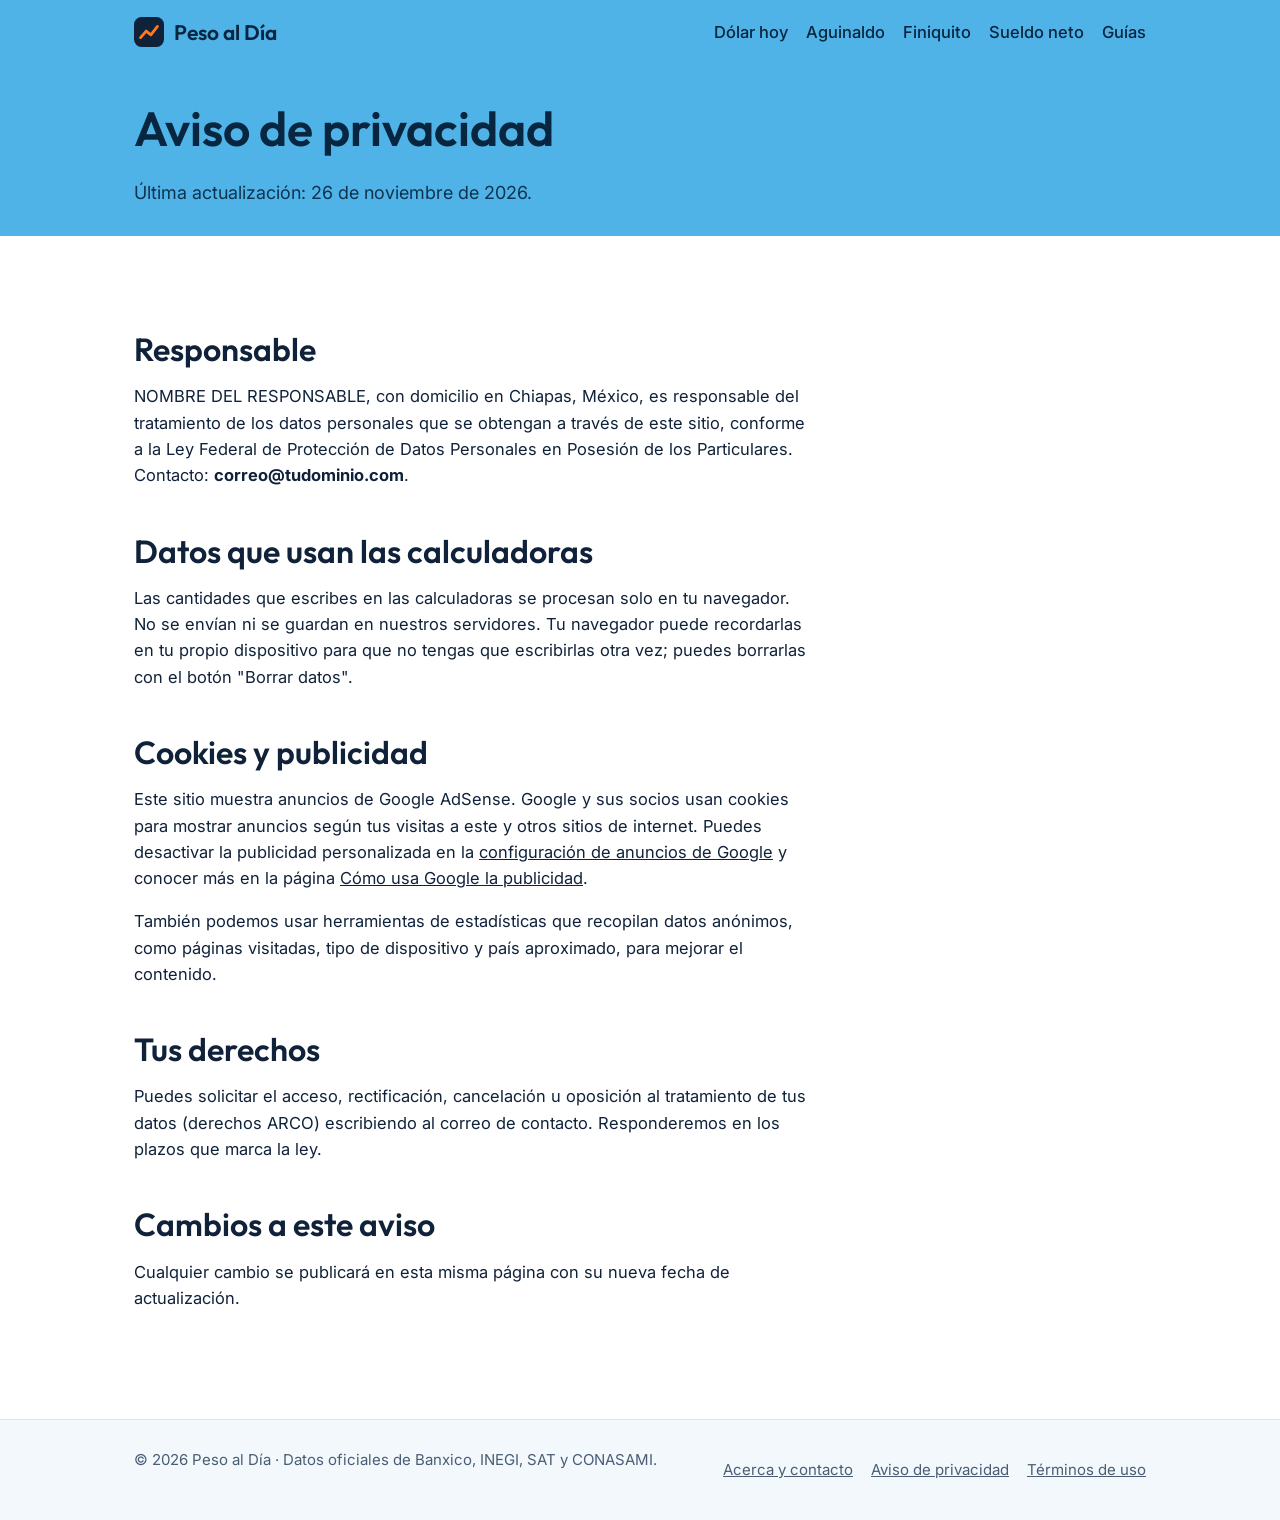
<file: privacidad.html>
<!DOCTYPE html>
<html lang="es-MX">
<head>
<meta charset="utf-8">
<meta name="viewport" content="width=device-width, initial-scale=1">
<title>Aviso de privacidad | Peso al Día</title>
<meta name="description" content="Aviso de privacidad de Peso al Día: qué datos se recaban, uso de cookies y publicidad de Google.">
<meta name="theme-color" content="#4fb3e8">
<meta property="og:title" content="Aviso de privacidad | Peso al Día">
<meta property="og:description" content="Aviso de privacidad de Peso al Día: qué datos se recaban, uso de cookies y publicidad de Google.">
<meta property="og:type" content="website">
<meta property="og:locale" content="es_MX">
<link rel="icon" href="data:image/svg+xml,%3Csvg xmlns='http://www.w3.org/2000/svg' viewBox='0 0 32 32'%3E%3Crect width='32' height='32' rx='8' fill='%2310223a'/%3E%3Cpath d='M7 22l6-7 5 4 7-9' stroke='%23ff7a1a' stroke-width='3' fill='none' stroke-linecap='round' stroke-linejoin='round'/%3E%3C/svg%3E">
<link rel="preconnect" href="https://fonts.googleapis.com"><link rel="preconnect" href="https://fonts.gstatic.com" crossorigin>
<link href="https://fonts.googleapis.com/css2?family=Inter:wght@400;500;600;700&family=Outfit:wght@500;600&display=swap" rel="stylesheet">
<link rel="stylesheet" href="assets/style.css">
</head>
<body>
<a class="skip" href="#contenido">Saltar al contenido</a>
<header class="top">
  <div class="wrap">
    <nav class="nav" aria-label="Principal">
      <a class="logo" href="./"><svg viewBox="0 0 32 32" aria-hidden="true"><rect width="32" height="32" rx="8" fill="#10223a"/><path d="M7 22l6-7 5 4 7-9" stroke="#ff7a1a" stroke-width="3" fill="none" stroke-linecap="round" stroke-linejoin="round"/></svg>Peso al Día</a>
      <ul>
        <li><a href="dolar-hoy.html">Dólar hoy</a></li>
        <li><a href="calculadora-aguinaldo.html">Aguinaldo</a></li>
        <li><a href="calculadora-finiquito.html">Finiquito</a></li>
        <li><a href="calculadora-sueldo-neto.html">Sueldo neto</a></li>
        <li><a href="./#guias">Guías</a></li>
      </ul>
    </nav>
    <div class="hero" style="padding-bottom:28px"><h1>Aviso de privacidad</h1><p class="lead" style="margin:0">Última actualización: 26 de noviembre de 2026.</p></div>
  </div>
</header>
<main id="contenido"><div class="wrap"><section class="band prose">

<h2>Responsable</h2>
<p>NOMBRE DEL RESPONSABLE, con domicilio en Chiapas, México, es responsable del tratamiento de los datos personales que se obtengan a través de este sitio, conforme a la Ley Federal de Protección de Datos Personales en Posesión de los Particulares. Contacto: <strong>correo@tudominio.com</strong>.</p>
<h2>Datos que usan las calculadoras</h2>
<p>Las cantidades que escribes en las calculadoras se procesan solo en tu navegador. No se envían ni se guardan en nuestros servidores. Tu navegador puede recordarlas en tu propio dispositivo para que no tengas que escribirlas otra vez; puedes borrarlas con el botón "Borrar datos".</p>
<h2>Cookies y publicidad</h2>
<p>Este sitio muestra anuncios de Google AdSense. Google y sus socios usan cookies para mostrar anuncios según tus visitas a este y otros sitios de internet. Puedes desactivar la publicidad personalizada en la <a href="https://adssettings.google.com">configuración de anuncios de Google</a> y conocer más en la página <a href="https://policies.google.com/technologies/ads">Cómo usa Google la publicidad</a>.</p>
<p>También podemos usar herramientas de estadísticas que recopilan datos anónimos, como páginas visitadas, tipo de dispositivo y país aproximado, para mejorar el contenido.</p>
<h2>Tus derechos</h2>
<p>Puedes solicitar el acceso, rectificación, cancelación u oposición al tratamiento de tus datos (derechos ARCO) escribiendo al correo de contacto. Responderemos en los plazos que marca la ley.</p>
<h2>Cambios a este aviso</h2>
<p>Cualquier cambio se publicará en esta misma página con su nueva fecha de actualización.</p>

</section></div></main>
<footer>
  <div class="wrap">
    <div>© <span id="anio">2026</span> Peso al Día · Datos oficiales de Banxico, INEGI, SAT y CONASAMI.</div>
    <ul>
      <li><a href="acerca.html">Acerca y contacto</a></li>
      <li><a href="privacidad.html">Aviso de privacidad</a></li>
      <li><a href="terminos.html">Términos de uso</a></li>
    </ul>
  </div>
</footer>
<script src="assets/site.js"></script>
</body>
</html>
</file>
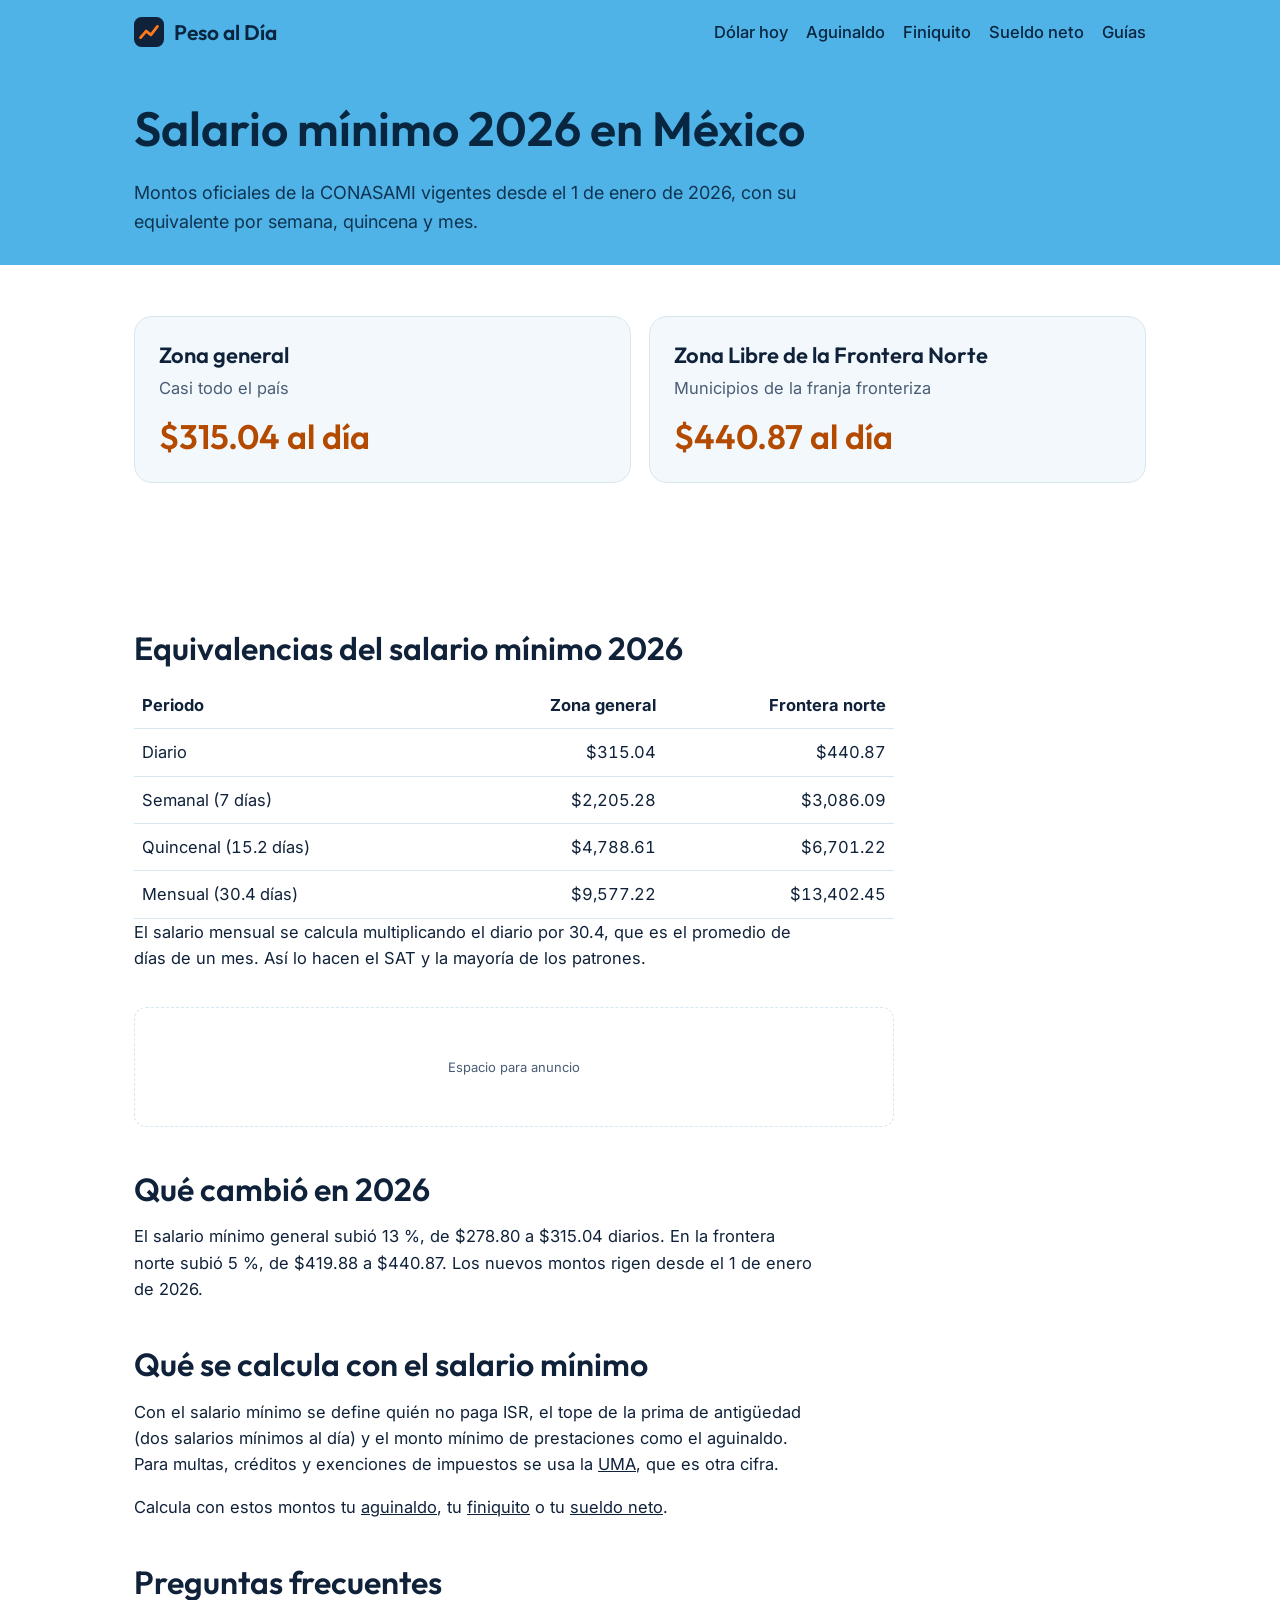
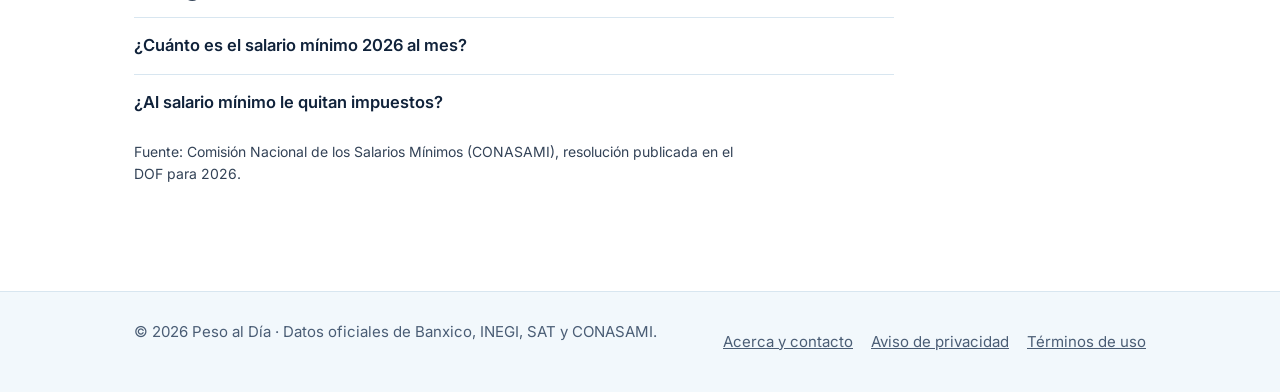
<file: salario-minimo-2026.html>
<!DOCTYPE html>
<html lang="es-MX">
<head>
<meta charset="utf-8">
<meta name="viewport" content="width=device-width, initial-scale=1">
<title>Salario mínimo 2026 en México: diario, mensual y por zona</title>
<meta name="description" content="Cuánto es el salario mínimo 2026 en México: $315.04 diarios en la zona general y $440.87 en la frontera norte, con equivalencias por semana, quincena y mes.">
<meta name="theme-color" content="#4fb3e8">
<meta property="og:title" content="Salario mínimo 2026 en México: diario, mensual y por zona">
<meta property="og:description" content="Cuánto es el salario mínimo 2026 en México: $315.04 diarios en la zona general y $440.87 en la frontera norte, con equivalencias por semana, quincena y mes.">
<meta property="og:type" content="website">
<meta property="og:locale" content="es_MX">
<link rel="icon" href="data:image/svg+xml,%3Csvg xmlns='http://www.w3.org/2000/svg' viewBox='0 0 32 32'%3E%3Crect width='32' height='32' rx='8' fill='%2310223a'/%3E%3Cpath d='M7 22l6-7 5 4 7-9' stroke='%23ff7a1a' stroke-width='3' fill='none' stroke-linecap='round' stroke-linejoin='round'/%3E%3C/svg%3E">
<link rel="preconnect" href="https://fonts.googleapis.com"><link rel="preconnect" href="https://fonts.gstatic.com" crossorigin>
<link href="https://fonts.googleapis.com/css2?family=Inter:wght@400;500;600;700&family=Outfit:wght@500;600&display=swap" rel="stylesheet">
<link rel="stylesheet" href="assets/style.css">
<!-- Código de AdSense aquí cuando te aprueben -->
<script type="application/ld+json">{"@context": "https://schema.org", "@type": "FAQPage", "mainEntity": [{"@type": "Question", "name": "¿Cuánto es el salario mínimo 2026 al mes?", "acceptedAnswer": {"@type": "Answer", "text": "En la zona general, $315.04 diarios equivalen a unos $9,577 al mes (multiplicando por 30.4 días). En la Zona Libre de la Frontera Norte, $440.87 diarios son unos $13,402 al mes."}}, {"@type": "Question", "name": "¿Al salario mínimo le quitan impuestos?", "acceptedAnswer": {"@type": "Answer", "text": "No. A quien gana solo el salario mínimo no se le retiene ISR, y su cuota del IMSS la paga el patrón."}}]}</script>
</head>
<body>
<a class="skip" href="#contenido">Saltar al contenido</a>
<header class="top">
  <div class="wrap">
    <nav class="nav" aria-label="Principal">
      <a class="logo" href="./"><svg viewBox="0 0 32 32" aria-hidden="true"><rect width="32" height="32" rx="8" fill="#10223a"/><path d="M7 22l6-7 5 4 7-9" stroke="#ff7a1a" stroke-width="3" fill="none" stroke-linecap="round" stroke-linejoin="round"/></svg>Peso al Día</a>
      <ul>
        <li><a href="dolar-hoy.html">Dólar hoy</a></li>
        <li><a href="calculadora-aguinaldo.html">Aguinaldo</a></li>
        <li><a href="calculadora-finiquito.html">Finiquito</a></li>
        <li><a href="calculadora-sueldo-neto.html">Sueldo neto</a></li>
        <li><a href="./#guias">Guías</a></li>
      </ul>
    </nav>
    <div class="hero" style="padding-bottom:28px">
      <h1 class="in">Salario mínimo 2026 en México</h1>
      <p class="lead in" style="margin:0">Montos oficiales de la CONASAMI vigentes desde el 1 de enero de 2026, con su equivalente por semana, quincena y mes.</p>
    </div>
  </div>
</header>

<main id="contenido">
  <div class="wrap">
    <section class="band">
      <div class="tools">
        <div class="tool"><b>Zona general</b><span>Casi todo el país</span><em>$315.04 al día</em></div>
        <div class="tool"><b>Zona Libre de la Frontera Norte</b><span>Municipios de la franja fronteriza</span><em>$440.87 al día</em></div>
      </div>
    </section>
    <section class="band prose">
      <h2>Equivalencias del salario mínimo 2026</h2>
      <div class="scroll"><table>
        <thead><tr><th>Periodo</th><th class="n">Zona general</th><th class="n">Frontera norte</th></tr></thead>
        <tbody>
          <tr><td>Diario</td><td class="n">$315.04</td><td class="n">$440.87</td></tr>
          <tr><td>Semanal (7 días)</td><td class="n">$2,205.28</td><td class="n">$3,086.09</td></tr>
          <tr><td>Quincenal (15.2 días)</td><td class="n">$4,788.61</td><td class="n">$6,701.22</td></tr>
          <tr><td>Mensual (30.4 días)</td><td class="n">$9,577.22</td><td class="n">$13,402.45</td></tr>
        </tbody>
      </table></div>
      <p>El salario mensual se calcula multiplicando el diario por 30.4, que es el promedio de días de un mes. Así lo hacen el SAT y la mayoría de los patrones.</p>
    <div class="ad"><!-- Bloque de anuncio AdSense --></div>
      <h2>Qué cambió en 2026</h2>
      <p>El salario mínimo general subió 13 %, de $278.80 a $315.04 diarios. En la frontera norte subió 5 %, de $419.88 a $440.87. Los nuevos montos rigen desde el 1 de enero de 2026.</p>
      <h2>Qué se calcula con el salario mínimo</h2>
      <p>Con el salario mínimo se define quién no paga ISR, el tope de la prima de antigüedad (dos salarios mínimos al día) y el monto mínimo de prestaciones como el aguinaldo. Para multas, créditos y exenciones de impuestos se usa la <a href="uma-2026.html">UMA</a>, que es otra cifra.</p>
      <p>Calcula con estos montos tu <a href="calculadora-aguinaldo.html">aguinaldo</a>, tu <a href="calculadora-finiquito.html">finiquito</a> o tu <a href="calculadora-sueldo-neto.html">sueldo neto</a>.</p>
      <h2>Preguntas frecuentes</h2>
      <details><summary>¿Cuánto es el salario mínimo 2026 al mes?</summary><p>En la zona general, $315.04 diarios equivalen a unos $9,577 al mes (multiplicando por 30.4 días). En la Zona Libre de la Frontera Norte, $440.87 diarios son unos $13,402 al mes.</p></details>
      <details><summary>¿Al salario mínimo le quitan impuestos?</summary><p>No. A quien gana solo el salario mínimo no se le retiene ISR, y su cuota del IMSS la paga el patrón.</p></details>
      <p class="meta">Fuente: Comisión Nacional de los Salarios Mínimos (CONASAMI), resolución publicada en el DOF para 2026.</p>
    </section>
  </div>
</main>

<footer>
  <div class="wrap">
    <div>© <span id="anio">2026</span> Peso al Día · Datos oficiales de Banxico, INEGI, SAT y CONASAMI.</div>
    <ul>
      <li><a href="acerca.html">Acerca y contacto</a></li>
      <li><a href="privacidad.html">Aviso de privacidad</a></li>
      <li><a href="terminos.html">Términos de uso</a></li>
    </ul>
  </div>
</footer>
<script src="assets/site.js"></script>

</body>
</html>
</file>
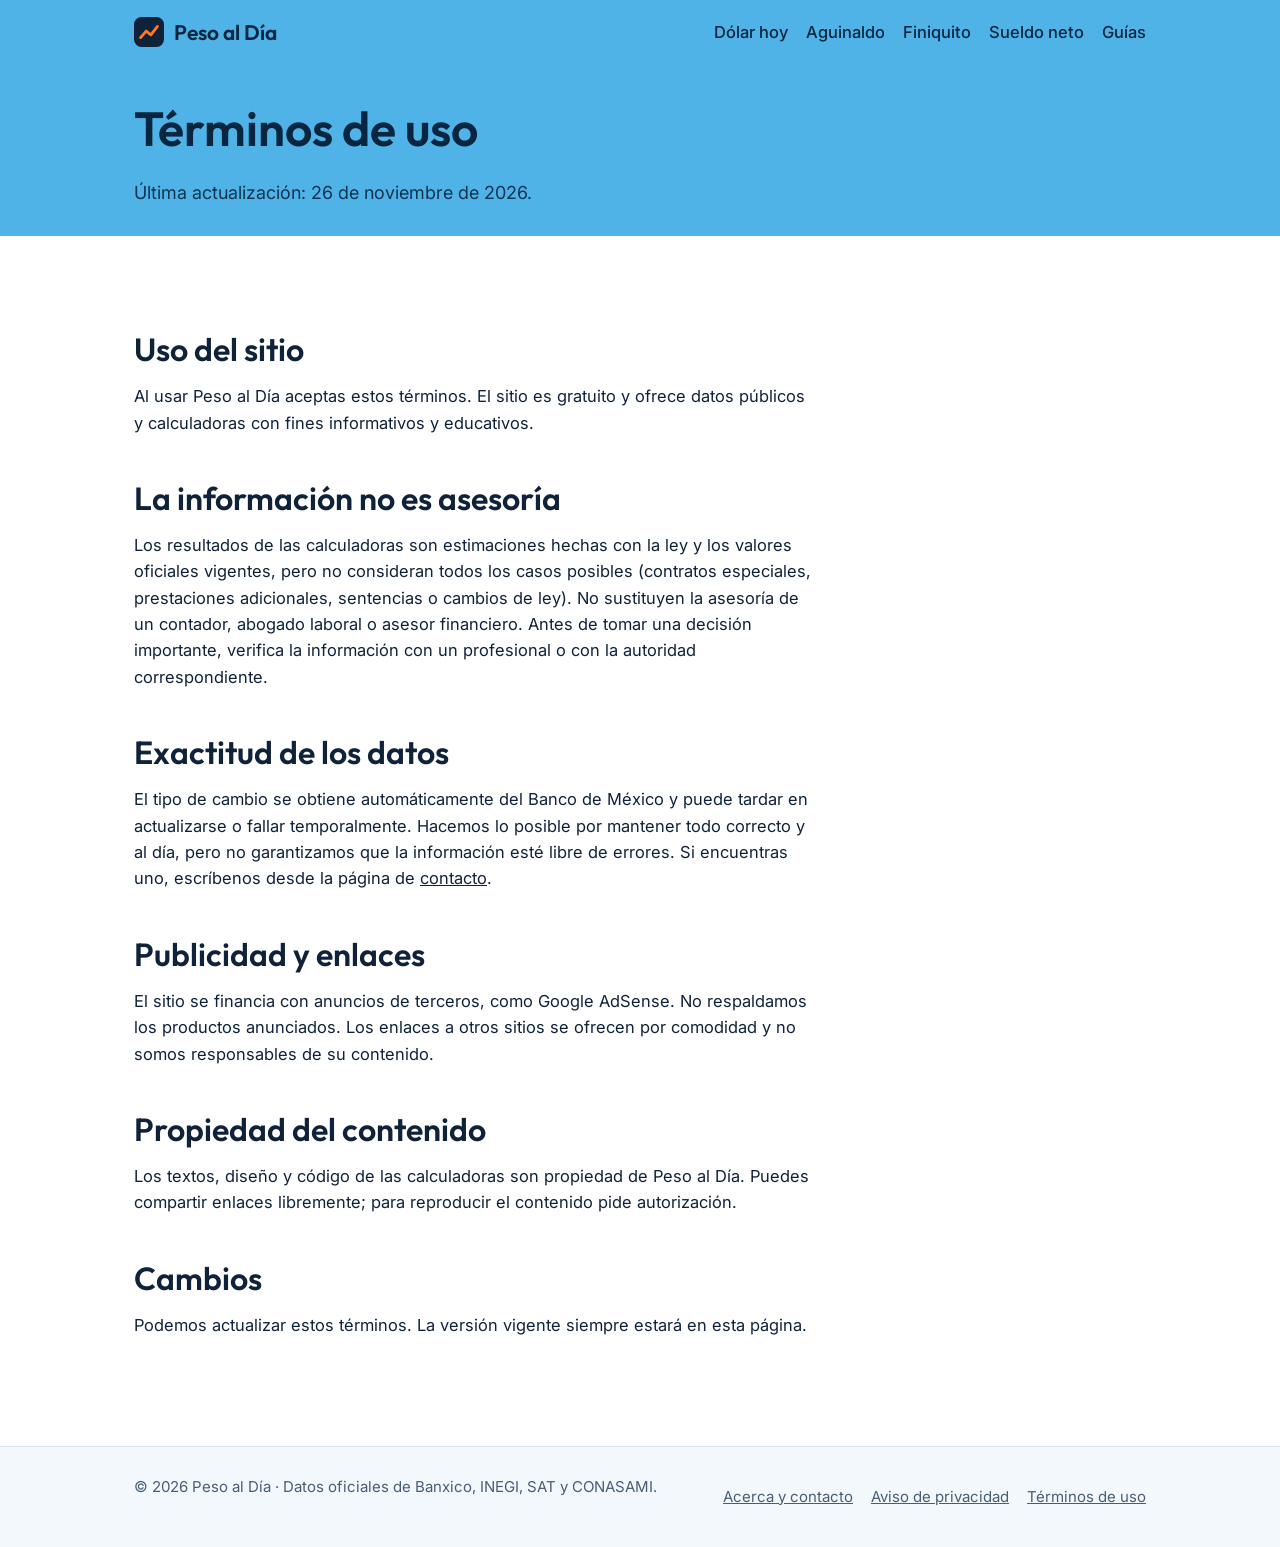
<file: terminos.html>
<!DOCTYPE html>
<html lang="es-MX">
<head>
<meta charset="utf-8">
<meta name="viewport" content="width=device-width, initial-scale=1">
<title>Términos de uso | Peso al Día</title>
<meta name="description" content="Condiciones de uso del sitio Peso al Día, alcance de las calculadoras y responsabilidad sobre la información.">
<meta name="theme-color" content="#4fb3e8">
<meta property="og:title" content="Términos de uso | Peso al Día">
<meta property="og:description" content="Condiciones de uso del sitio Peso al Día, alcance de las calculadoras y responsabilidad sobre la información.">
<meta property="og:type" content="website">
<meta property="og:locale" content="es_MX">
<link rel="icon" href="data:image/svg+xml,%3Csvg xmlns='http://www.w3.org/2000/svg' viewBox='0 0 32 32'%3E%3Crect width='32' height='32' rx='8' fill='%2310223a'/%3E%3Cpath d='M7 22l6-7 5 4 7-9' stroke='%23ff7a1a' stroke-width='3' fill='none' stroke-linecap='round' stroke-linejoin='round'/%3E%3C/svg%3E">
<link rel="preconnect" href="https://fonts.googleapis.com"><link rel="preconnect" href="https://fonts.gstatic.com" crossorigin>
<link href="https://fonts.googleapis.com/css2?family=Inter:wght@400;500;600;700&family=Outfit:wght@500;600&display=swap" rel="stylesheet">
<link rel="stylesheet" href="assets/style.css">
<!-- Código de AdSense aquí cuando te aprueben -->
</head>
<body>
<a class="skip" href="#contenido">Saltar al contenido</a>
<header class="top">
  <div class="wrap">
    <nav class="nav" aria-label="Principal">
      <a class="logo" href="./"><svg viewBox="0 0 32 32" aria-hidden="true"><rect width="32" height="32" rx="8" fill="#10223a"/><path d="M7 22l6-7 5 4 7-9" stroke="#ff7a1a" stroke-width="3" fill="none" stroke-linecap="round" stroke-linejoin="round"/></svg>Peso al Día</a>
      <ul>
        <li><a href="dolar-hoy.html">Dólar hoy</a></li>
        <li><a href="calculadora-aguinaldo.html">Aguinaldo</a></li>
        <li><a href="calculadora-finiquito.html">Finiquito</a></li>
        <li><a href="calculadora-sueldo-neto.html">Sueldo neto</a></li>
        <li><a href="./#guias">Guías</a></li>
      </ul>
    </nav>
    <div class="hero" style="padding-bottom:28px">
      <h1 class="in">Términos de uso</h1>
      <p class="lead in" style="margin:0">Última actualización: 26 de noviembre de 2026.</p>
    </div>
  </div>
</header>

<main id="contenido">
  <div class="wrap">
    <section class="band prose">
      <h2>Uso del sitio</h2>
      <p>Al usar Peso al Día aceptas estos términos. El sitio es gratuito y ofrece datos públicos y calculadoras con fines informativos y educativos.</p>
      <h2>La información no es asesoría</h2>
      <p>Los resultados de las calculadoras son estimaciones hechas con la ley y los valores oficiales vigentes, pero no consideran todos los casos posibles (contratos especiales, prestaciones adicionales, sentencias o cambios de ley). No sustituyen la asesoría de un contador, abogado laboral o asesor financiero. Antes de tomar una decisión importante, verifica la información con un profesional o con la autoridad correspondiente.</p>
      <h2>Exactitud de los datos</h2>
      <p>El tipo de cambio se obtiene automáticamente del Banco de México y puede tardar en actualizarse o fallar temporalmente. Hacemos lo posible por mantener todo correcto y al día, pero no garantizamos que la información esté libre de errores. Si encuentras uno, escríbenos desde la página de <a href="acerca.html">contacto</a>.</p>
      <h2>Publicidad y enlaces</h2>
      <p>El sitio se financia con anuncios de terceros, como Google AdSense. No respaldamos los productos anunciados. Los enlaces a otros sitios se ofrecen por comodidad y no somos responsables de su contenido.</p>
      <h2>Propiedad del contenido</h2>
      <p>Los textos, diseño y código de las calculadoras son propiedad de Peso al Día. Puedes compartir enlaces libremente; para reproducir el contenido pide autorización.</p>
      <h2>Cambios</h2>
      <p>Podemos actualizar estos términos. La versión vigente siempre estará en esta página.</p>
    </section>
  </div>
</main>

<footer>
  <div class="wrap">
    <div>© <span id="anio">2026</span> Peso al Día · Datos oficiales de Banxico, INEGI, SAT y CONASAMI.</div>
    <ul>
      <li><a href="acerca.html">Acerca y contacto</a></li>
      <li><a href="privacidad.html">Aviso de privacidad</a></li>
      <li><a href="terminos.html">Términos de uso</a></li>
    </ul>
  </div>
</footer>
<script src="assets/site.js"></script>

</body>
</html>
</file>
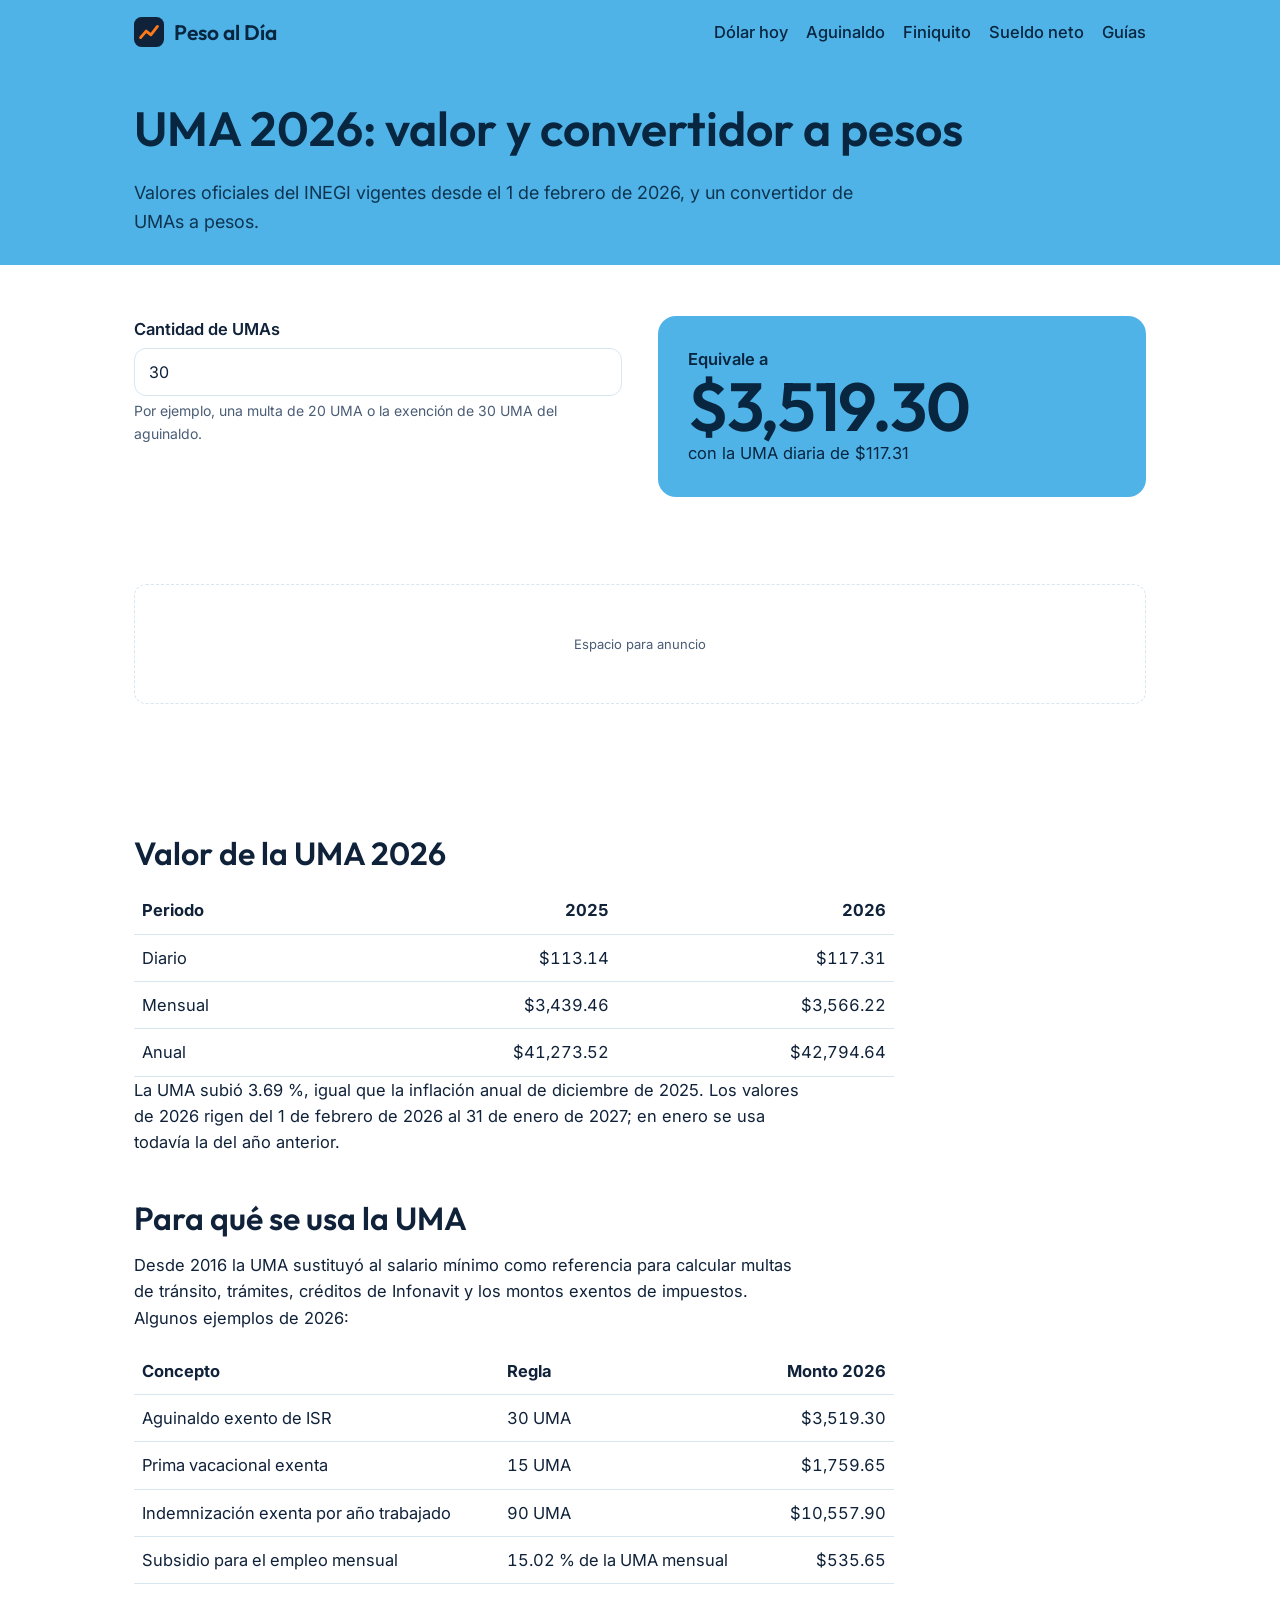
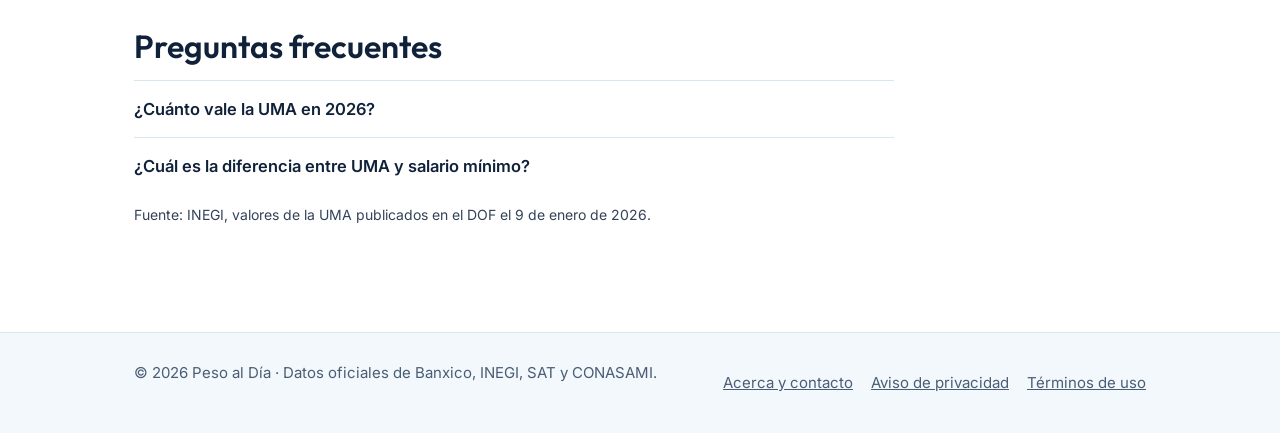
<file: uma-2026.html>
<!DOCTYPE html>
<html lang="es-MX">
<head>
<meta charset="utf-8">
<meta name="viewport" content="width=device-width, initial-scale=1">
<title>UMA 2026: valor diario, mensual y anual y convertidor a pesos</title>
<meta name="description" content="Valor de la UMA 2026: $117.31 diarios, $3,566.22 mensuales y $42,794.64 anuales. Convierte UMAs a pesos y conoce para qué se usa.">
<meta name="theme-color" content="#4fb3e8">
<meta property="og:title" content="UMA 2026: valor diario, mensual y anual y convertidor a pesos">
<meta property="og:description" content="Valor de la UMA 2026: $117.31 diarios, $3,566.22 mensuales y $42,794.64 anuales. Convierte UMAs a pesos y conoce para qué se usa.">
<meta property="og:type" content="website">
<meta property="og:locale" content="es_MX">
<link rel="icon" href="data:image/svg+xml,%3Csvg xmlns='http://www.w3.org/2000/svg' viewBox='0 0 32 32'%3E%3Crect width='32' height='32' rx='8' fill='%2310223a'/%3E%3Cpath d='M7 22l6-7 5 4 7-9' stroke='%23ff7a1a' stroke-width='3' fill='none' stroke-linecap='round' stroke-linejoin='round'/%3E%3C/svg%3E">
<link rel="preconnect" href="https://fonts.googleapis.com"><link rel="preconnect" href="https://fonts.gstatic.com" crossorigin>
<link href="https://fonts.googleapis.com/css2?family=Inter:wght@400;500;600;700&family=Outfit:wght@500;600&display=swap" rel="stylesheet">
<link rel="stylesheet" href="assets/style.css">
<!-- Código de AdSense aquí cuando te aprueben -->
<script type="application/ld+json">{"@context": "https://schema.org", "@type": "FAQPage", "mainEntity": [{"@type": "Question", "name": "¿Cuánto vale la UMA en 2026?", "acceptedAnswer": {"@type": "Answer", "text": "$117.31 diarios, $3,566.22 mensuales y $42,794.64 anuales, vigentes del 1 de febrero de 2026 al 31 de enero de 2027."}}, {"@type": "Question", "name": "¿Cuál es la diferencia entre UMA y salario mínimo?", "acceptedAnswer": {"@type": "Answer", "text": "El salario mínimo es lo menos que se puede pagar por un día de trabajo. La UMA es una unidad de referencia para calcular multas, créditos, exenciones de impuestos y otras obligaciones."}}]}</script>
</head>
<body>
<a class="skip" href="#contenido">Saltar al contenido</a>
<header class="top">
  <div class="wrap">
    <nav class="nav" aria-label="Principal">
      <a class="logo" href="./"><svg viewBox="0 0 32 32" aria-hidden="true"><rect width="32" height="32" rx="8" fill="#10223a"/><path d="M7 22l6-7 5 4 7-9" stroke="#ff7a1a" stroke-width="3" fill="none" stroke-linecap="round" stroke-linejoin="round"/></svg>Peso al Día</a>
      <ul>
        <li><a href="dolar-hoy.html">Dólar hoy</a></li>
        <li><a href="calculadora-aguinaldo.html">Aguinaldo</a></li>
        <li><a href="calculadora-finiquito.html">Finiquito</a></li>
        <li><a href="calculadora-sueldo-neto.html">Sueldo neto</a></li>
        <li><a href="./#guias">Guías</a></li>
      </ul>
    </nav>
    <div class="hero" style="padding-bottom:28px">
      <h1 class="in">UMA 2026: valor y convertidor a pesos</h1>
      <p class="lead in" style="margin:0">Valores oficiales del INEGI vigentes desde el 1 de febrero de 2026, y un convertidor de UMAs a pesos.</p>
    </div>
  </div>
</header>

<main id="contenido">
  <div class="wrap">
    <section class="band calc">
      <form id="f" novalidate>
        <div class="field">
          <label for="n">Cantidad de UMAs</label>
          <input id="n" type="number" inputmode="decimal" min="0" step="any" value="30">
          <span class="hint">Por ejemplo, una multa de 20 UMA o la exención de 30 UMA del aguinaldo.</span>
        </div>
      </form>
      <aside class="result" aria-live="polite">
        <div style="font-weight:600">Equivale a</div>
        <div class="big" id="pesos">$0</div>
        <div>con la UMA diaria de $117.31</div>
      </aside>
    </section>
    <div class="ad"><!-- Bloque de anuncio AdSense --></div>
    <section class="band prose">
      <h2>Valor de la UMA 2026</h2>
      <div class="scroll"><table>
        <thead><tr><th>Periodo</th><th class="n">2025</th><th class="n">2026</th></tr></thead>
        <tbody>
          <tr><td>Diario</td><td class="n">$113.14</td><td class="n">$117.31</td></tr>
          <tr><td>Mensual</td><td class="n">$3,439.46</td><td class="n">$3,566.22</td></tr>
          <tr><td>Anual</td><td class="n">$41,273.52</td><td class="n">$42,794.64</td></tr>
        </tbody>
      </table></div>
      <p>La UMA subió 3.69 %, igual que la inflación anual de diciembre de 2025. Los valores de 2026 rigen del 1 de febrero de 2026 al 31 de enero de 2027; en enero se usa todavía la del año anterior.</p>
      <h2>Para qué se usa la UMA</h2>
      <p>Desde 2016 la UMA sustituyó al salario mínimo como referencia para calcular multas de tránsito, trámites, créditos de Infonavit y los montos exentos de impuestos. Algunos ejemplos de 2026:</p>
      <div class="scroll"><table>
        <thead><tr><th>Concepto</th><th>Regla</th><th class="n">Monto 2026</th></tr></thead>
        <tbody>
          <tr><td>Aguinaldo exento de ISR</td><td>30 UMA</td><td class="n">$3,519.30</td></tr>
          <tr><td>Prima vacacional exenta</td><td>15 UMA</td><td class="n">$1,759.65</td></tr>
          <tr><td>Indemnización exenta por año trabajado</td><td>90 UMA</td><td class="n">$10,557.90</td></tr>
          <tr><td>Subsidio para el empleo mensual</td><td>15.02 % de la UMA mensual</td><td class="n">$535.65</td></tr>
        </tbody>
      </table></div>
      <h2>Preguntas frecuentes</h2>
      <details><summary>¿Cuánto vale la UMA en 2026?</summary><p>$117.31 diarios, $3,566.22 mensuales y $42,794.64 anuales, vigentes del 1 de febrero de 2026 al 31 de enero de 2027.</p></details>
      <details><summary>¿Cuál es la diferencia entre UMA y salario mínimo?</summary><p>El salario mínimo es lo menos que se puede pagar por un día de trabajo. La UMA es una unidad de referencia para calcular multas, créditos, exenciones de impuestos y otras obligaciones.</p></details>
      <p class="meta">Fuente: INEGI, valores de la UMA publicados en el DOF el 9 de enero de 2026.</p>
    </section>
  </div>
</main>

<footer>
  <div class="wrap">
    <div>© <span id="anio">2026</span> Peso al Día · Datos oficiales de Banxico, INEGI, SAT y CONASAMI.</div>
    <ul>
      <li><a href="acerca.html">Acerca y contacto</a></li>
      <li><a href="privacidad.html">Aviso de privacidad</a></li>
      <li><a href="terminos.html">Términos de uso</a></li>
    </ul>
  </div>
</footer>
<script src="assets/site.js"></script>
<script>
{
  const n = document.getElementById('n'), out = document.getElementById('pesos');
  const pintar = () => { out.textContent = MXN.format((+n.value || 0) * 117.31); };
  n.addEventListener('input', pintar); document.getElementById('f').addEventListener('submit', e => e.preventDefault()); pintar();
}
</script>
</body>
</html>
</file>
<file: assets/style.css>
/*
VOICE: clara y directa, como la sección de finanzas de un buen periódico.
IDEA: un tablero de cambio de casa de cambio / recibo de nómina: cifras grandes y confiables.
PICTURE: la cifra del día y su gráfica; en la calculadora, el resultado grande junto a los datos.
COLOUR and TYPE: banda azul cielo, tinta marino, naranja solo para el dato que importa. Outfit + Inter.
LAYOUT: banda de color arriba con el dato, contenido en columna, anuncios en huecos naturales.
*/
:root{color-scheme:light dark;
  --bg:light-dark(#ffffff,#0b1726);--ink:light-dark(#10223a,#e8f1fa);--soft:light-dark(#4a5d75,#a9bdd2);
  --sky:light-dark(#4fb3e8,#1d4f73);--skyink:light-dark(#08263f,#eaf6ff);--panel:light-dark(#f2f8fc,#12233a);
  --line:light-dark(#d8e6f0,#24405f);--accent:#ff7a1a;--accentink:light-dark(#b34a00,#ffa25e);
  --up:light-dark(#b42318,#ff8a80);--down:light-dark(#067647,#6ee7a8);
  --ease-out:cubic-bezier(.23,1,.32,1)}
:root[data-theme=light]{color-scheme:light}:root[data-theme=dark]{color-scheme:dark}
*{box-sizing:border-box;min-width:0}
html{scroll-padding-top:72px}
body{margin:0;background:var(--bg);color:var(--ink);font:16.5px/1.6 Inter,system-ui,sans-serif;overflow-x:clip}
h1,h2,h3{font-family:Outfit,Inter,sans-serif;font-weight:600;line-height:1.1;text-wrap:balance;margin:0 0 .5em}
h1{font-size:clamp(32px,5vw,48px)}h2{font-size:clamp(24px,3vw,32px)}h3{font-size:20px}
p{margin:0 0 1em;max-width:68ch}
a{color:inherit}
.skip{position:absolute;left:-999px;top:8px;background:var(--ink);color:var(--bg);padding:10px 14px;border-radius:8px;z-index:9}
.skip:focus{left:8px}
:focus-visible{outline:3px solid var(--accent);outline-offset:2px}
.wrap{max-width:1140px;margin:0 auto;padding:0 max(5vw,16px)}
.band{padding:clamp(28px,4vw,56px) 0}

/* encabezado */
.top{background:var(--sky);color:var(--skyink)}
.nav{display:flex;align-items:center;justify-content:space-between;gap:12px;flex-wrap:wrap;min-height:64px}
.logo{display:flex;align-items:center;gap:10px;font:600 21px Outfit,sans-serif;text-decoration:none}
.logo svg{width:30px;height:30px;flex:none}
.nav ul{display:flex;gap:4px 18px;list-style:none;margin:0;padding:0;flex-wrap:wrap}
.nav ul a{display:inline-flex;align-items:center;min-height:44px;text-decoration:none;font-weight:500;background:linear-gradient(currentColor,currentColor) 0 calc(100% - 10px)/0 2px no-repeat;transition:background-size .25s var(--ease-out)}
.nav ul a[aria-current]{background-size:100% 2px}
@media(hover:hover) and (pointer:fine){.nav ul a:hover{background-size:100% 2px}}

/* héroe con dato */
.hero{padding:clamp(20px,3vw,40px) 0 clamp(32px,4vw,56px)}
.hero p.lead{font-size:18px;opacity:.9}
.hero-grid{display:grid;grid-template-columns:minmax(0,1fr) minmax(0,1.15fr);gap:clamp(20px,4vw,48px);align-items:center}
.big{font:600 clamp(48px,9vw,88px)/1 Outfit,sans-serif;letter-spacing:-.02em;white-space:nowrap}
.big small{font-size:.32em;font-weight:500;margin-left:.2em}
.chip{display:inline-flex;gap:6px;align-items:center;padding:4px 12px;border-radius:99px;background:light-dark(#ffffffcc,#0b172699);font-weight:600;font-size:15px;white-space:normal;max-width:100%}
.chip.up{color:var(--up)}.chip.down{color:var(--down)}
.meta{font-size:14px;opacity:.85;margin-top:10px}
.card{background:var(--bg);color:var(--ink);border-radius:18px;padding:clamp(16px,2.5vw,28px);box-shadow:0 10px 30px #08263f22}
.fig{position:relative;min-height:240px}.fig>svg{position:absolute;inset:0;width:100%;height:100%}
.fig text{font:12px Inter,sans-serif;fill:var(--soft)}

/* botones */
.btn{display:inline-flex;align-items:center;justify-content:center;gap:8px;min-height:48px;padding:0 22px;border-radius:12px;border:0;font:600 16px Inter,sans-serif;text-decoration:none;cursor:pointer;transition:transform .16s var(--ease-out),background .2s}
.btn.main{background:var(--accent);color:#1d0d00}
.btn.alt{background:transparent;color:inherit;box-shadow:inset 0 0 0 2px currentColor}
.btn:active{transform:scale(.97)}
.row{display:flex;gap:12px;flex-wrap:wrap;margin-top:20px}

/* tarjetas de herramientas */
.tools{display:grid;grid-template-columns:repeat(auto-fit,minmax(min(100%,300px),1fr));gap:18px}
.tool{display:block;text-decoration:none;background:var(--panel);border:1px solid var(--line);border-radius:18px;padding:24px;transition:transform .2s var(--ease-out)}
.tool:active{transform:scale(.98)}
.tool b{display:block;font:600 22px Outfit,sans-serif;margin-bottom:6px}
.tool span{color:var(--soft)}
.tool em{display:block;font-style:normal;font:600 34px Outfit,sans-serif;color:var(--accentink);margin-top:14px}
@media(hover:hover) and (pointer:fine){.tool:hover{transform:translateY(-2px)}}

/* formularios */
.calc{display:grid;grid-template-columns:minmax(0,1fr) minmax(0,1fr);gap:clamp(16px,3vw,36px);align-items:start}
.field{margin-bottom:18px}
.field label,.field legend{display:block;font-weight:600;margin-bottom:6px}
.field .hint{display:block;font-size:14px;color:var(--soft);margin-top:4px}
input[type=number],input[type=date],select{width:100%;min-height:48px;font:16px Inter,sans-serif;padding:10px 14px;border-radius:12px;border:1.5px solid var(--line);background:var(--bg);color:var(--ink)}
input:focus,select:focus{border-color:var(--sky);outline:3px solid #4fb3e855}
fieldset{border:0;padding:0;margin:0}
.seg{display:flex;background:var(--panel);border:1px solid var(--line);border-radius:12px;padding:4px;gap:4px}
.seg label{flex:1;display:flex;align-items:center;justify-content:center;min-height:42px;border-radius:9px;cursor:pointer;font-weight:500;margin:0;text-align:center;padding:0 8px;font-size:15px}
.seg input{position:absolute;opacity:0;pointer-events:none}
.seg input:checked+span{font-weight:700}
.seg label:has(input:checked){background:var(--bg);box-shadow:0 1px 4px #08263f22}
.seg label:has(input:focus-visible){outline:3px solid var(--accent)}
.result{position:sticky;top:16px;background:var(--sky);color:var(--skyink);border-radius:18px;padding:clamp(18px,3vw,30px)}
.result .big{font-size:clamp(44px,7vw,68px)}
.lines{margin:18px 0 0;padding:0;list-style:none}
.lines li{display:flex;justify-content:space-between;gap:12px;padding:10px 0;border-top:1px solid light-dark(#08263f26,#eaf6ff26)}
.lines li b{white-space:nowrap;font-variant-numeric:tabular-nums}
.lines li.total{font-weight:700;font-size:18px}
.note{font-size:14px;opacity:.85;margin:14px 0 0}

/* tablas y texto */
table{width:100%;border-collapse:collapse;font-variant-numeric:tabular-nums}
th,td{padding:10px 8px;border-bottom:1px solid var(--line);text-align:left}
td.n,th.n{text-align:right;white-space:nowrap}
.prose{max-width:760px}
.prose h2{margin-top:1.4em}
details{border-top:1px solid var(--line);padding:6px 0}
summary{cursor:pointer;font-weight:600;min-height:44px;display:flex;align-items:center}
.box{background:var(--panel);border:1px solid var(--line);border-radius:18px;padding:clamp(16px,2.5vw,26px)}
.conv{display:grid;grid-template-columns:minmax(0,1fr) auto minmax(0,1fr);gap:12px;align-items:end}
.conv .eq{font:600 24px Outfit,sans-serif;padding-bottom:10px}

/* espacio de anuncio (AdSense) */
.ad{margin:clamp(20px,3vw,36px) auto;min-height:120px;display:flex;align-items:center;justify-content:center;border:1px dashed var(--line);border-radius:12px;color:var(--soft);font-size:13px}
.ad:empty::before{content:"Espacio para anuncio"}

footer{background:var(--panel);border-top:1px solid var(--line);margin-top:40px;font-size:15px;color:var(--soft)}
footer .wrap{display:flex;justify-content:space-between;gap:20px;flex-wrap:wrap;padding-top:28px;padding-bottom:28px}
footer ul{list-style:none;margin:0;padding:0;display:flex;gap:4px 18px;flex-wrap:wrap}
footer a{display:inline-flex;min-height:44px;align-items:center}

.in{animation:in .5s var(--ease-out) both}.in:nth-child(2){animation-delay:60ms}.in:nth-child(3){animation-delay:120ms}
@keyframes in{from{opacity:0;transform:translateY(12px)}}
@media(prefers-reduced-motion:reduce){*{animation:none!important;transition:none!important}}

@media(max-width:760px){.hero-grid,.calc{grid-template-columns:1fr}.result{position:static}}
@media(max-width:600px){.conv{grid-template-columns:1fr}.conv .eq{display:none}table{font-size:14px}}
</file>
